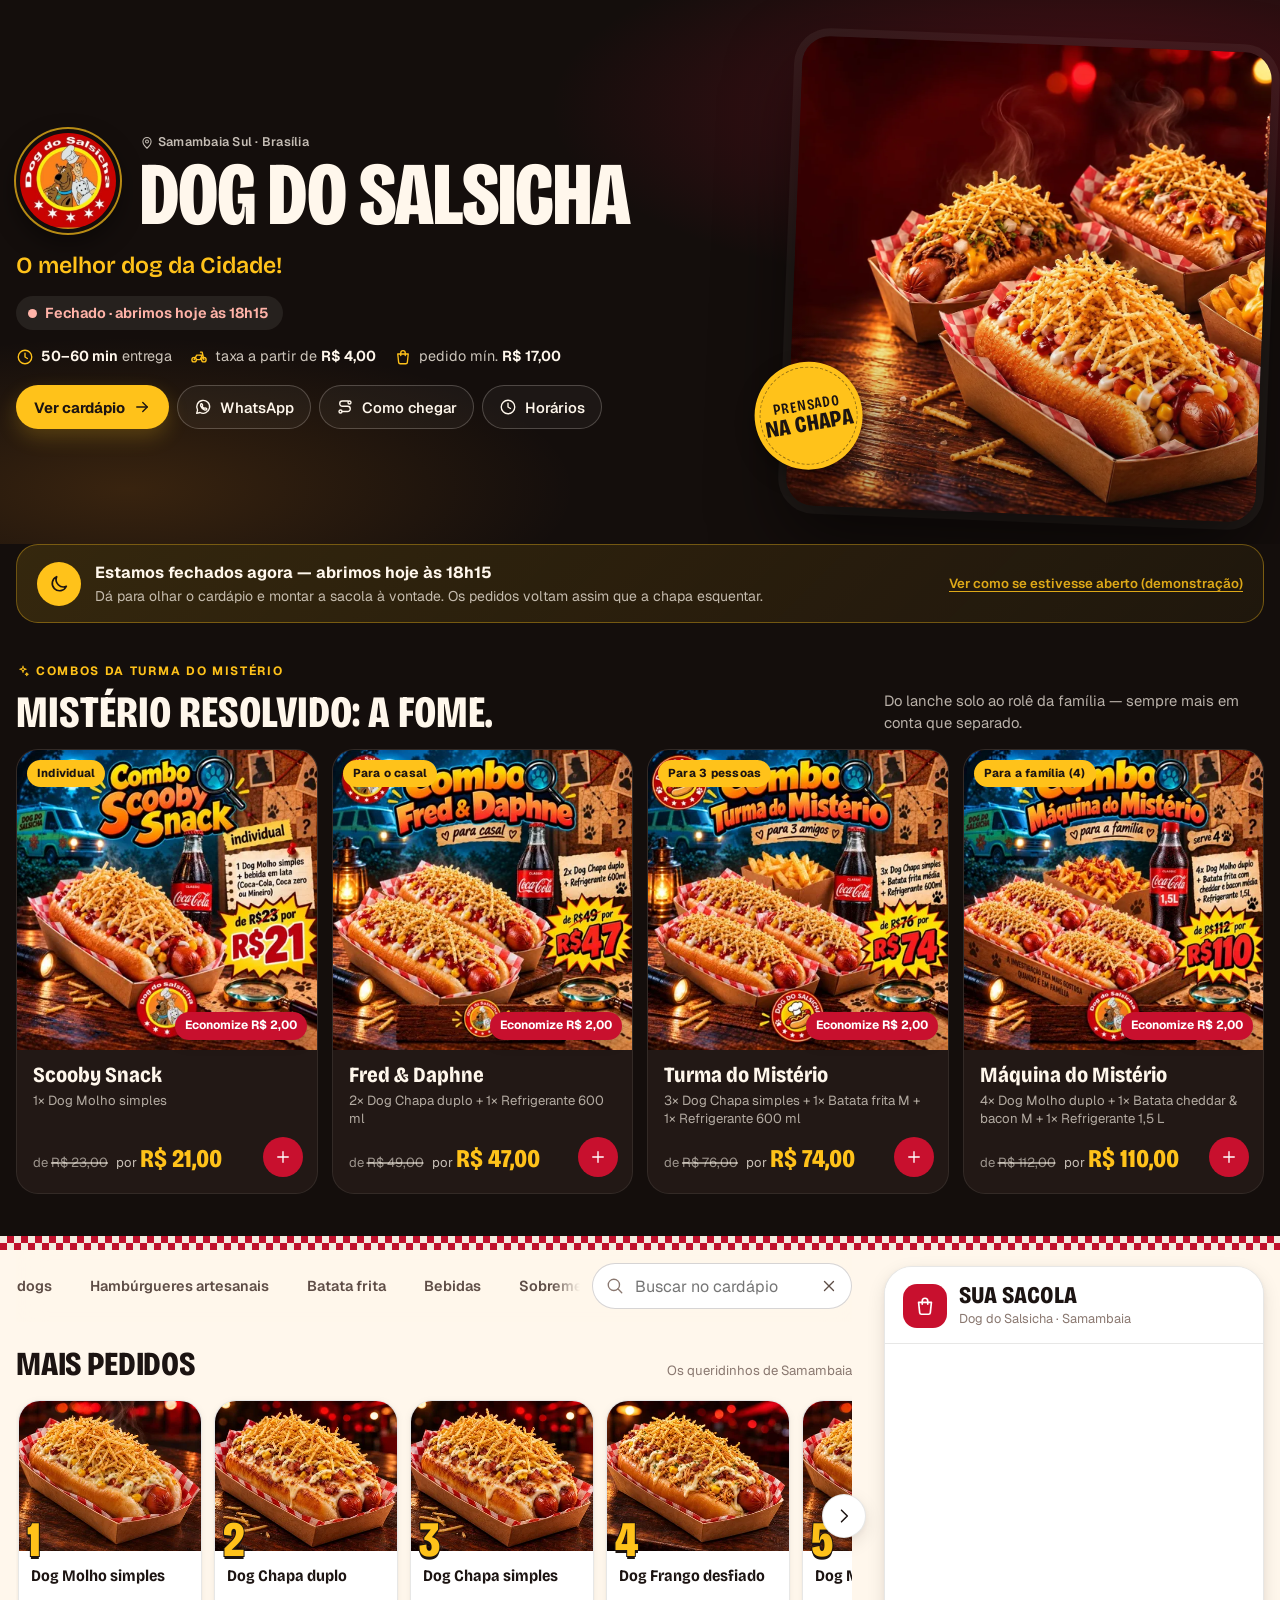
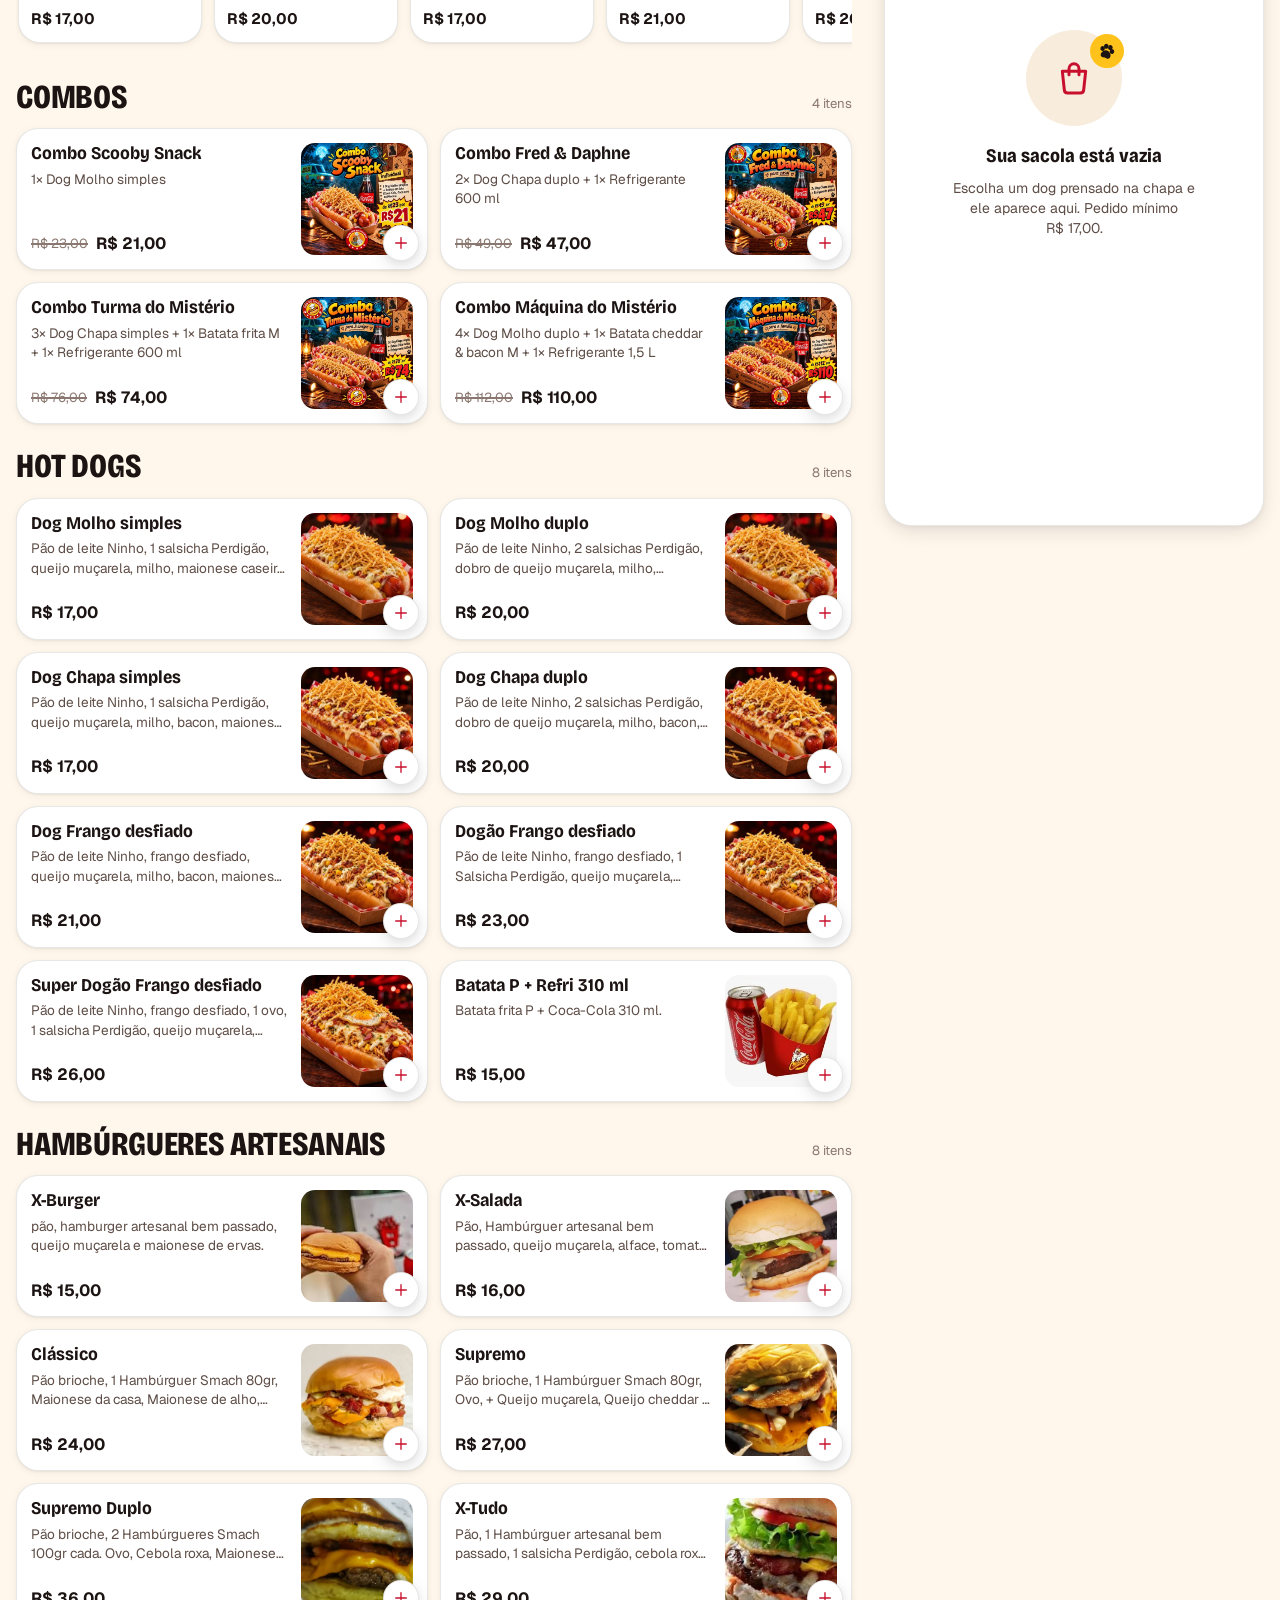
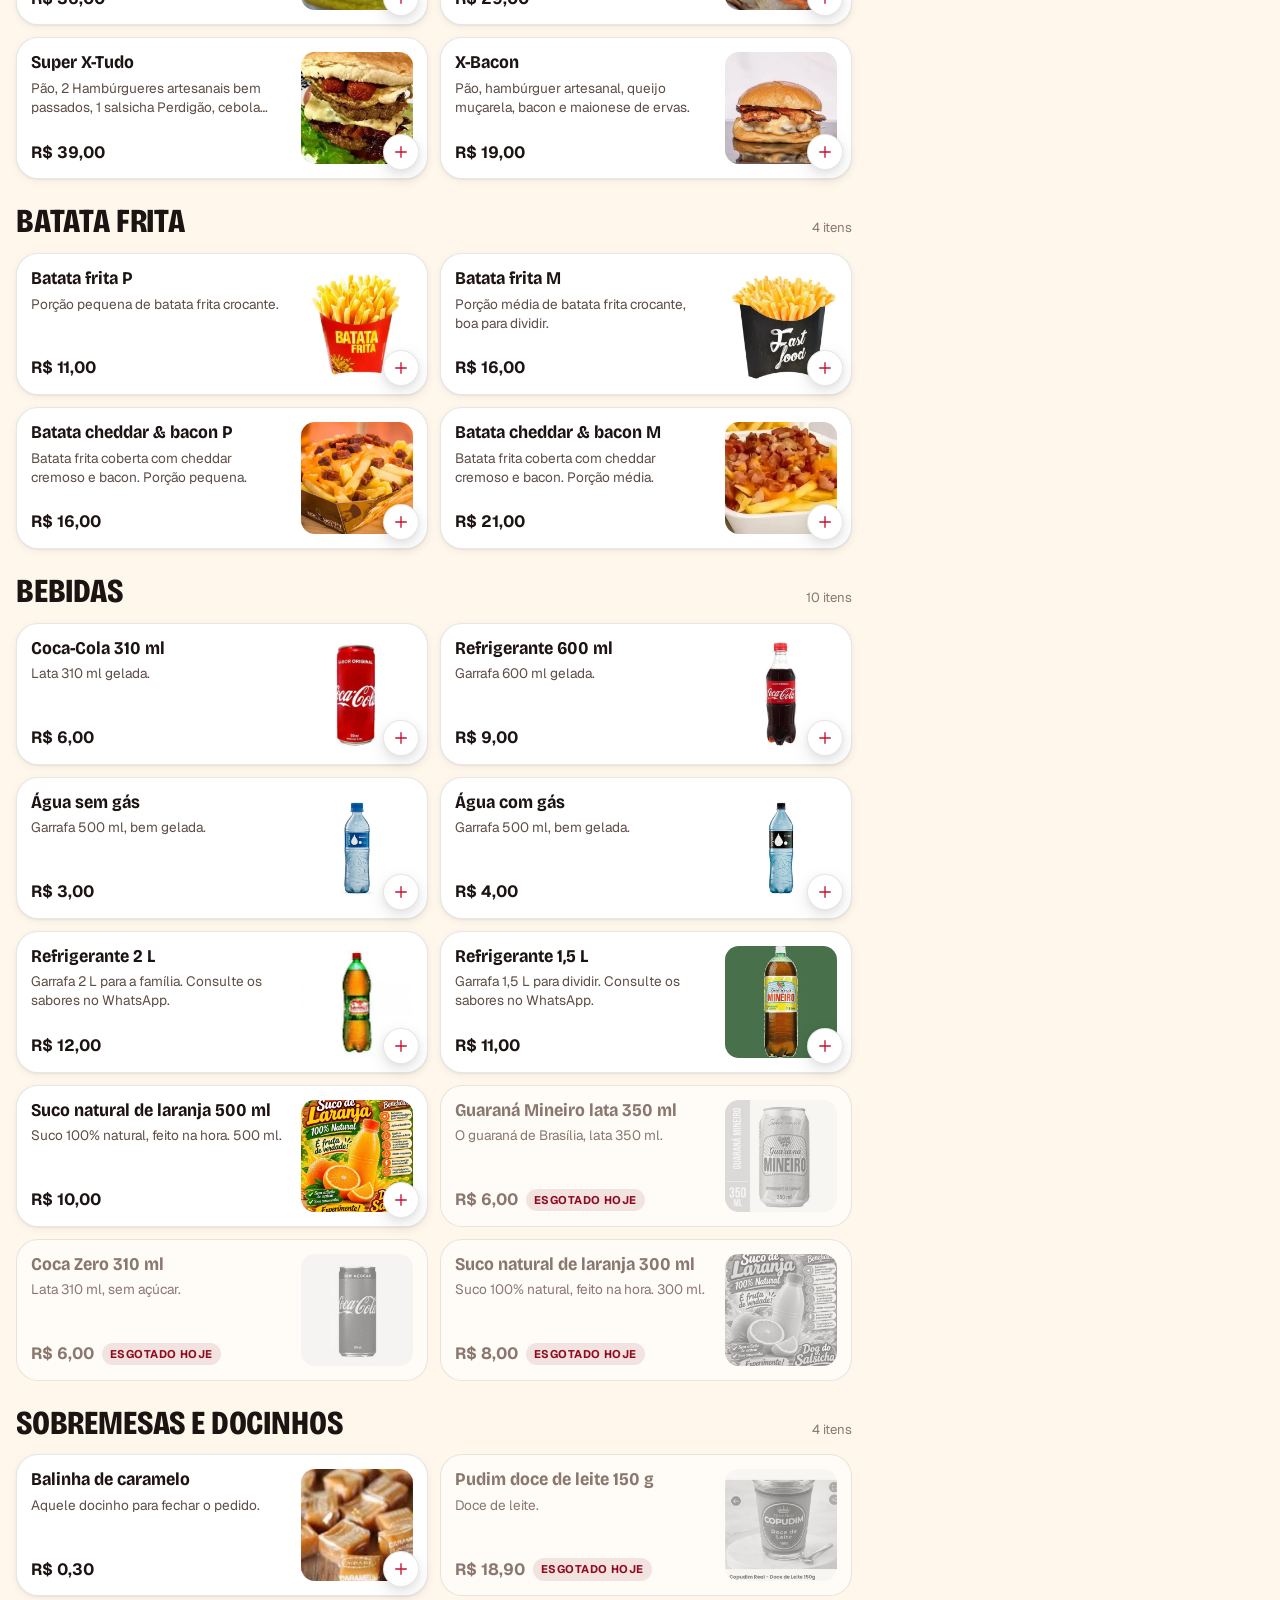
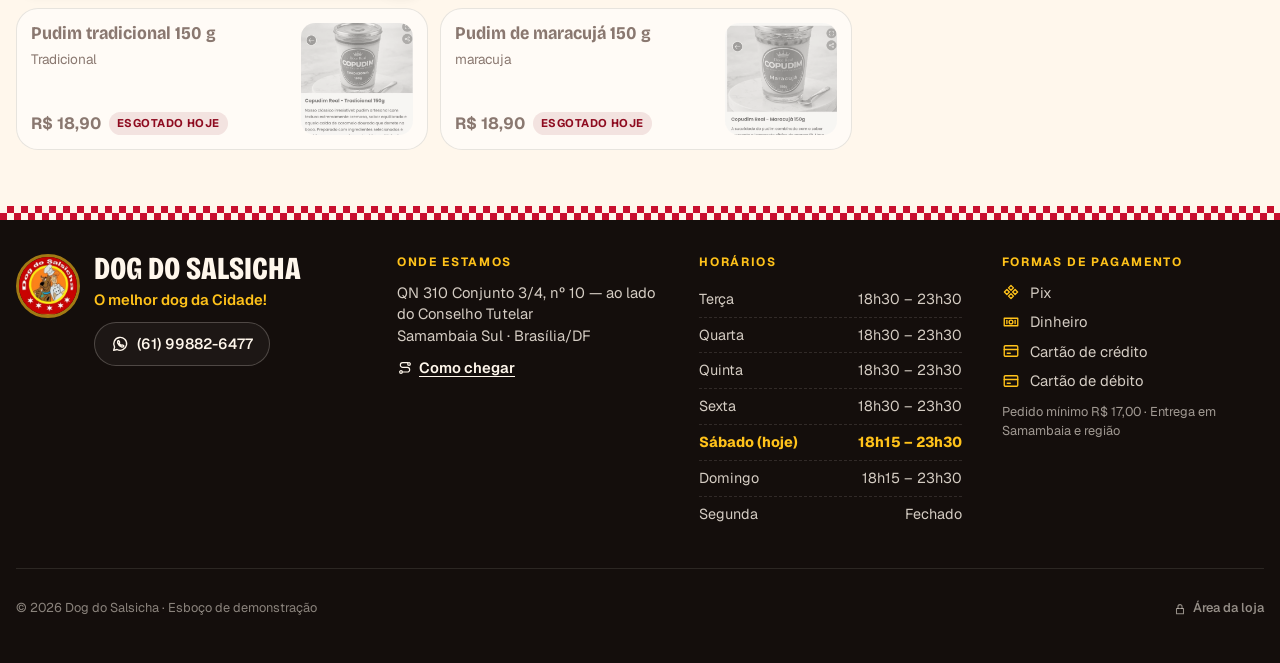
<file: index.html>
<!doctype html>
<html lang="pt-BR">
<head>
  <meta charset="utf-8">
  <meta name="viewport" content="width=device-width, initial-scale=1, viewport-fit=cover">
  <title>Dog do Salsicha</title>
  <meta name="description" content="Cardápio e pedidos online do Dog do Salsicha — o melhor dog prensado da cidade, em Samambaia Sul, Brasília/DF. Entrega, retirada e consumo no local.">
  <meta name="theme-color" content="#140E0C">
  <link rel="icon" href="assets/img/logo.webp" type="image/webp">
  <link rel="preconnect" href="https://fonts.googleapis.com">
  <link rel="preconnect" href="https://fonts.gstatic.com" crossorigin>
  <link rel="stylesheet" href="https://fonts.googleapis.com/css2?family=Bricolage+Grotesque:opsz,wdth,wght@12..96,75..100,400..800&family=Geist:wght@400..700&family=Geist+Mono:wght@400;600&display=swap">
  <link rel="preload" as="image" href="assets/img/hero.webp">
  <link rel="stylesheet" href="assets/css/site.css">
</head>
<body>
  <a class="skip" href="#cardapio">Pular para o cardápio</a>

  <header class="cover" id="capa" aria-label="Dog do Salsicha">
    <div class="wrap cover-grid cover-skel" aria-hidden="true"><div class="sk sk-photo"></div><div><div class="sk sk-line"></div><div class="sk sk-line sk-short"></div></div></div>
  </header>
  <section class="closed" id="closedBanner" aria-live="polite" hidden></section>
  <section class="combos" id="combosStrip" aria-label="Combos em destaque"></section>

  <div class="layout wrap">
    <main id="cardapio" class="menu" tabindex="-1">
      <nav class="catbar" id="catbar" aria-label="Categorias do cardápio"></nav>
      <section id="results" class="sec results" aria-live="polite" hidden></section>
      <div id="sections"></div>
    </main>
    <aside class="bag-aside" id="bagAside" aria-labelledby="bag-title"></aside>
  </div>

  <footer class="foot" id="rodape"></footer>

  <button class="bagbar" id="bagBar" type="button" hidden></button>
  <button class="track-badge" id="trackBadge" type="button" hidden></button>

  <dialog class="sheet sheet--product" id="productDialog"></dialog>
  <dialog class="sheet sheet--bag" id="bagDialog"></dialog>
  <dialog class="sheet sheet--full" id="checkoutDialog"></dialog>
  <dialog class="sheet sheet--full sheet--track" id="trackDialog"></dialog>
  <dialog class="sheet sheet--mini" id="hoursDialog"></dialog>

  <div class="toasts" id="toasts" aria-live="polite"></div>

  <noscript><p class="noscript">Ative o JavaScript para ver o cardápio e fazer seu pedido. Ou chame no WhatsApp: (61) 99882-6477.</p></noscript>
  <script src="data/menu.js"></script>
  <script type="module" src="assets/js/site/app.js"></script>
</body>
</html>
</file>
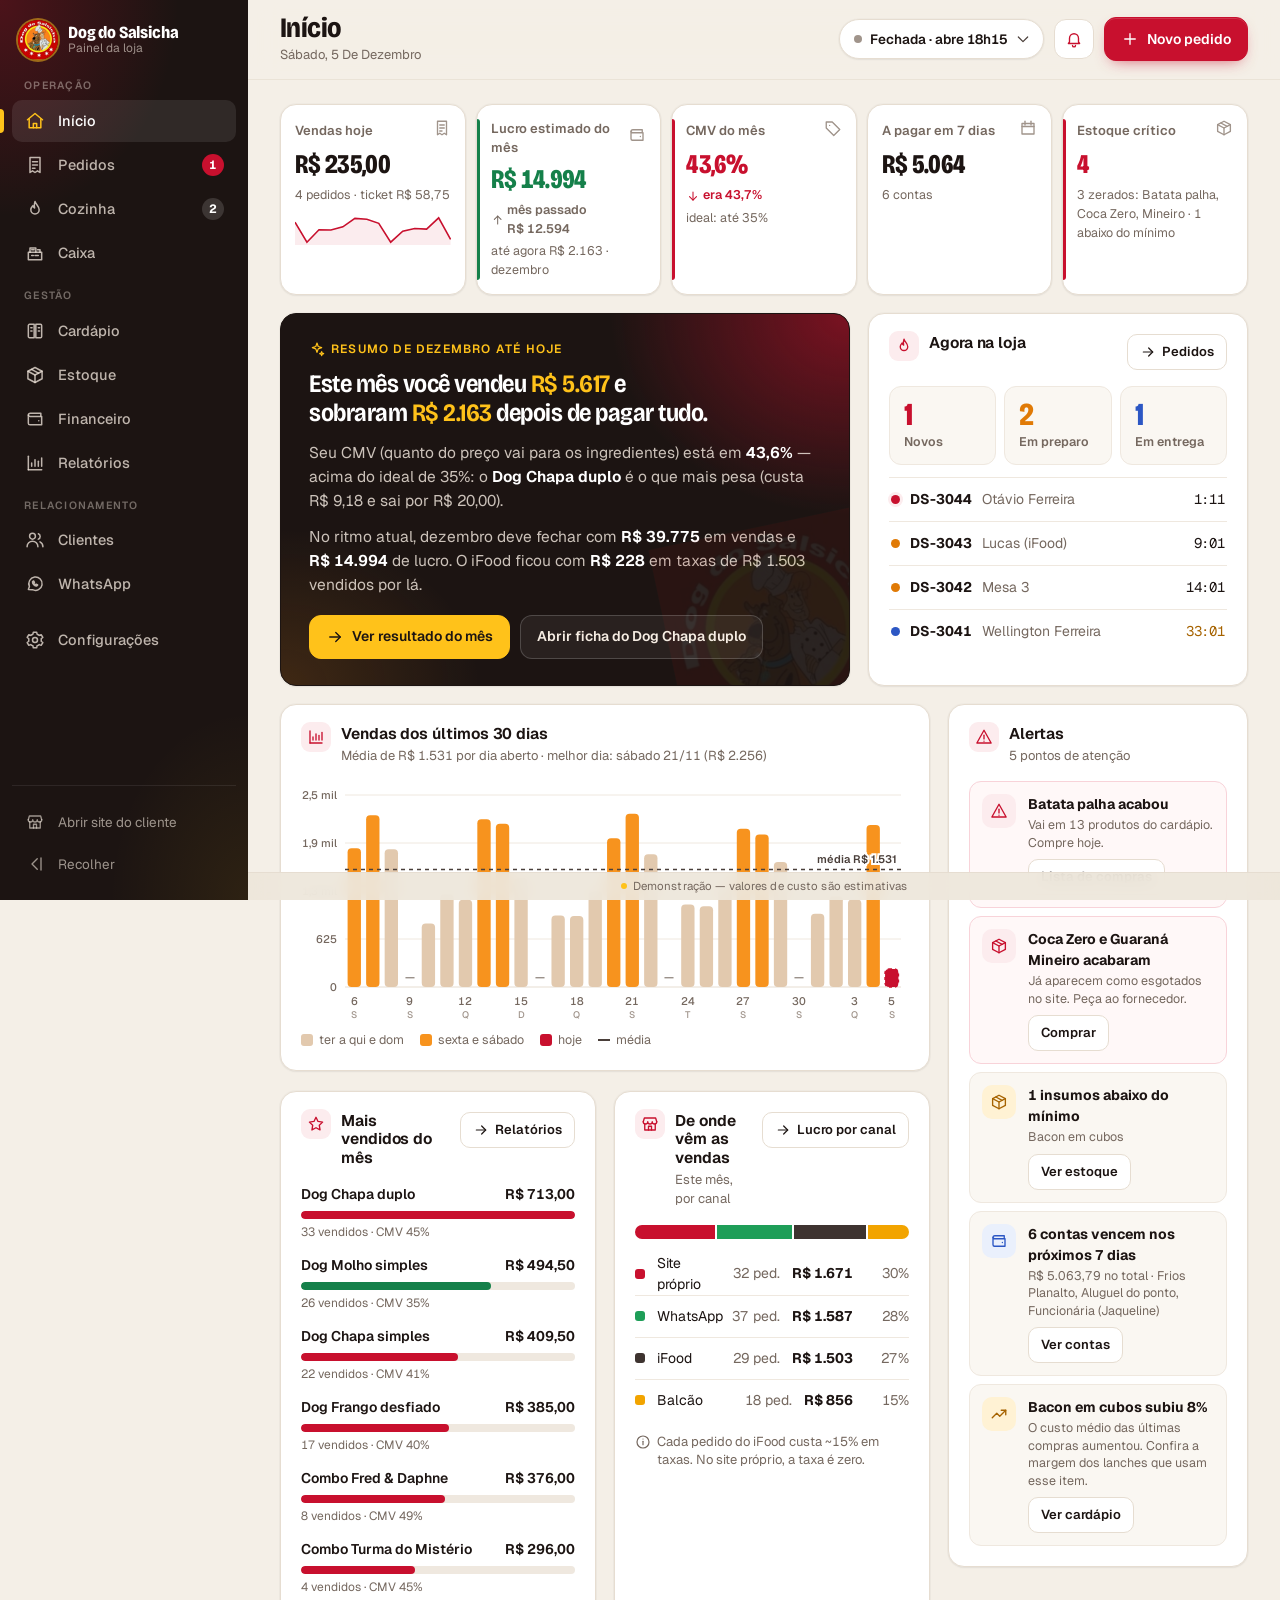
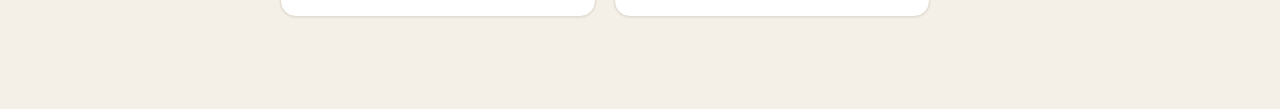
<file: painel.html>
<!doctype html>
<html lang="pt-BR">
<head>
  <meta charset="utf-8">
  <meta name="viewport" content="width=device-width, initial-scale=1, viewport-fit=cover">
  <title>Painel da loja · Dog do Salsicha</title>
  <meta name="description" content="Painel de gestão do Dog do Salsicha: pedidos, cozinha, cardápio, estoque, financeiro, caixa, clientes e WhatsApp.">
  <meta name="theme-color" content="#1C1412">
  <meta name="robots" content="noindex">
  <link rel="icon" href="assets/img/logo.webp" type="image/webp">
  <link rel="preconnect" href="https://fonts.googleapis.com">
  <link rel="preconnect" href="https://fonts.gstatic.com" crossorigin>
  <link href="https://fonts.googleapis.com/css2?family=Bricolage+Grotesque:opsz,wdth,wght@12..96,75..100,400..800&family=Geist:wght@400..700&family=Geist+Mono:wght@400..600&display=swap" rel="stylesheet">
  <link rel="stylesheet" href="assets/css/painel.css">
</head>
<body>
  <a class="skip" href="#view">Pular para o conteúdo</a>
  <div class="app" id="app">
    <aside class="side" id="side" aria-label="Menu do painel"></aside>
    <div class="main">
      <header class="top" id="top"></header>
      <main class="view" id="view" tabindex="-1"></main>
      <footer class="demo-foot" role="note">Demonstração — valores de custo são estimativas</footer>
    </div>
    <nav class="bottom" id="bottom" aria-label="Navegação principal"></nav>
  </div>
  <div id="print-area" aria-hidden="true"></div>
  <script src="data/menu.js"></script>
  <script type="module" src="assets/js/painel/app.js"></script>
</body>
</html>
</file>
<file: assets/css/site.css>
/* Dog do Salsicha — site de pedidos (cliente). Mobile first. */
:root {
  --red: #C8102E; --red-d: #8E0B1F; --red-dd: #6E0817;
  --mustard: #FFC21A; --orange: #F7931E;
  --cream: #FFF7EC; --cream-2: #F8ECDC; --cream-3: #F1E1CC;
  --ink: #1C1412; --ink-2: #5E4D46; --ink-3: #8A7870;
  --night: #140E0C; --night-2: #221815; --night-3: #2E211D;
  --line: rgba(28, 20, 18, .10); --line-2: rgba(28, 20, 18, .18);
  --green: #16834A; --green-bg: #E5F4EA;
  --card: #FFFFFF;
  --r-sm: 10px; --r: 16px; --r-lg: 22px; --r-xl: 28px;
  --sh-1: 0 1px 2px rgba(28, 20, 18, .06), 0 2px 8px rgba(28, 20, 18, .05);
  --sh-2: 0 6px 18px rgba(28, 20, 18, .10), 0 2px 6px rgba(28, 20, 18, .06);
  --sh-3: 0 24px 60px rgba(20, 14, 12, .28), 0 8px 20px rgba(20, 14, 12, .14);
  --display: "Bricolage Grotesque", "Archivo Narrow", "Arial Narrow", system-ui, sans-serif;
  --text: "Geist", "Inter", system-ui, -apple-system, "Segoe UI", Roboto, sans-serif;
  --mono: "Geist Mono", ui-monospace, "SFMono-Regular", Menlo, monospace;
  --ease: cubic-bezier(.2, .9, .3, 1);
  --catbar-h: 64px;
  color-scheme: light;
}
*, *::before, *::after { box-sizing: border-box; }
html { -webkit-text-size-adjust: 100%; scroll-padding-top: 76px; }
html:has(dialog[open]) { overflow: hidden; }
body { margin: 0; font-family: var(--text); font-size: 16px; line-height: 1.45; color: var(--ink); background: var(--cream); -webkit-font-smoothing: antialiased; text-rendering: optimizeLegibility; overflow-x: hidden; }
img { display: block; max-width: 100%; }
button, input, textarea, select { font: inherit; color: inherit; }
button { cursor: pointer; background: none; border: 0; padding: 0; }
a { color: inherit; }
h1, h2, h3, p { margin: 0; }
ul, ol { margin: 0; padding: 0; list-style: none; }
s { text-decoration-thickness: 1.5px; }
.sr-only { position: absolute !important; width: 1px; height: 1px; padding: 0; margin: -1px; overflow: hidden; clip: rect(0 0 0 0); white-space: nowrap; border: 0; }
.muted { color: var(--ink-2); }
.wrap { width: min(100% - 32px, 1280px); margin-inline: auto; }
:focus-visible { outline: 3px solid var(--mustard); outline-offset: 2px; border-radius: 6px; }
.menu :focus-visible, .sheet :focus-visible, .bag-aside :focus-visible { outline-color: var(--red); }
.skip { position: fixed; left: 12px; top: -60px; z-index: 100; background: var(--ink); color: var(--cream); padding: 12px 16px; border-radius: 12px; text-decoration: none; font-weight: 600; transition: top .2s; }
.skip:focus { top: 12px; }
.ic { flex: none; }

/* ---------- botões base ---------- */
.btn-primary { display: inline-flex; align-items: center; justify-content: center; gap: 10px; min-height: 54px; padding: 0 20px; border-radius: 16px; background: var(--red); color: #fff; font-weight: 650; font-size: 1rem; letter-spacing: .005em; box-shadow: 0 6px 16px rgba(200, 16, 46, .28), inset 0 -2px 0 rgba(0, 0, 0, .14); transition: transform .15s var(--ease), background .2s, box-shadow .2s, opacity .2s; }
.btn-primary:hover { background: #B30E29; }
.btn-primary:active { transform: scale(.98); }
.btn-primary:disabled { background: #DCCFC2; color: #6F5F58; box-shadow: none; cursor: not-allowed; }
.btn-primary.is-blocked { background: #A9939A; box-shadow: none; }
.btn-xl { min-height: 58px; width: 100%; font-size: 1.05rem; }
.btn-ghost { display: inline-flex; align-items: center; gap: 8px; min-height: 44px; padding: 0 16px; border-radius: 999px; border: 1px solid rgba(255, 247, 236, .22); color: var(--cream); text-decoration: none; font-weight: 550; font-size: .925rem; white-space: nowrap; background: rgba(255, 247, 236, .04); transition: background .2s, border-color .2s; }
.btn-ghost:hover { background: rgba(255, 247, 236, .1); border-color: rgba(255, 247, 236, .4); }
.btn-cta { display: inline-flex; align-items: center; gap: 8px; min-height: 44px; padding: 0 18px; border-radius: 999px; background: var(--mustard); color: var(--ink); text-decoration: none; font-weight: 700; font-size: .925rem; white-space: nowrap; box-shadow: 0 8px 20px rgba(255, 194, 26, .22); transition: transform .2s var(--ease), background .2s; }
.btn-cta:hover { background: #FFD04D; transform: translateY(-1px); }
.btn-cta .ic { transition: transform .2s var(--ease); }
.btn-cta:hover .ic { transform: translateX(3px); }
.btn-outline { display: inline-flex; align-items: center; justify-content: center; gap: 8px; min-height: 50px; padding: 0 18px; border-radius: 14px; border: 1.5px solid var(--line-2); background: #fff; font-weight: 600; text-decoration: none; transition: border-color .2s, background .2s; }
.btn-outline:hover { border-color: var(--ink); }
.btn-outline.is-done { border-color: var(--green); color: var(--green); background: var(--green-bg); }
.link { display: inline-flex; align-items: center; gap: 6px; min-height: 44px; color: var(--red-d); font-weight: 600; text-decoration: underline; text-decoration-thickness: 1.5px; text-underline-offset: 3px; font-size: .925rem; }
.link:hover { color: var(--red); }
.icon-btn { display: inline-grid; place-items: center; width: 44px; height: 44px; border-radius: 50%; transition: background .2s; flex: none; }
.icon-btn:hover { background: rgba(28, 20, 18, .07); }
.chip-btn { display: inline-flex; align-items: center; gap: 6px; min-height: 40px; padding: 0 14px; border-radius: 999px; border: 1.5px solid var(--line-2); background: #fff; font-weight: 600; font-size: .875rem; }
.chip-btn:hover { border-color: var(--ink); }
.soldout { display: inline-flex; align-items: center; padding: 3px 8px; border-radius: 999px; background: rgba(142, 11, 31, .1); color: var(--red-d); font-size: .7rem; font-weight: 700; letter-spacing: .04em; text-transform: uppercase; white-space: nowrap; }
.eyebrow { display: inline-flex; align-items: center; gap: 6px; font-size: .75rem; font-weight: 700; letter-spacing: .14em; text-transform: uppercase; }
.eyebrow--gold { color: var(--mustard); }

/* ---------- imagens com skeleton ---------- */
.pic { position: relative; display: block; overflow: hidden; background: linear-gradient(100deg, var(--cream-2) 30%, #FDF4E8 50%, var(--cream-2) 70%) 0 0 / 300% 100%; animation: shimmer 1.4s linear infinite; }
.pic img { width: 100%; height: 100%; object-fit: cover; opacity: 0; transition: opacity .45s ease, transform .5s var(--ease); }
.pic.is-loaded { animation: none; background: var(--cream-2); }
.pic.is-loaded img { opacity: 1; }
.pic.is-error { animation: none; }
@keyframes shimmer { to { background-position: -300% 0; } }

/* ---------- capa ---------- */
.cover { position: relative; background: var(--night); color: var(--cream); overflow: hidden; isolation: isolate; }
.cover::before { content: ""; position: absolute; inset: 0; z-index: -1; background:
  radial-gradient(60% 50% at 85% 20%, rgba(200, 16, 46, .35), transparent 70%),
  radial-gradient(50% 40% at 10% 90%, rgba(247, 147, 30, .16), transparent 70%); }
.cover-grid { position: relative; }
.cover-media { position: relative; margin-inline: -16px; aspect-ratio: 16 / 11; max-height: 330px; width: calc(100% + 32px); }
.cover-photo { position: absolute; inset: 0; background: var(--night-2); animation: none; }
.cover-photo img { object-position: 50% 62%; }
.cover-media::after { content: ""; position: absolute; inset: 0; background: linear-gradient(180deg, rgba(20, 14, 12, .1) 0%, rgba(20, 14, 12, 0) 35%, rgba(20, 14, 12, .75) 80%, var(--night) 100%); pointer-events: none; }
.cover-sticker { position: absolute; z-index: 2; right: 16px; top: 16px; width: 86px; height: 86px; border-radius: 50%; display: grid; place-content: center; text-align: center; background: var(--mustard); color: var(--ink); transform: rotate(10deg); box-shadow: 0 8px 20px rgba(0, 0, 0, .35); font-family: var(--display); font-stretch: 75%; line-height: .95; }
.cover-sticker span { font-size: .8rem; font-weight: 600; text-transform: uppercase; letter-spacing: .06em; }
.cover-sticker strong { font-size: 1.15rem; font-weight: 800; text-transform: uppercase; }
.cover-sticker::before { content: ""; position: absolute; inset: 5px; border: 1.5px dashed rgba(28, 20, 18, .45); border-radius: 50%; }
.cover-info { position: relative; z-index: 2; margin-top: -64px; padding-bottom: 22px; }
.cover-brand { display: flex; align-items: flex-end; gap: 14px; }
.cover-logo { width: 84px; height: 84px; border-radius: 50%; border: 4px solid var(--night); box-shadow: 0 0 0 2px rgba(255, 194, 26, .7), 0 10px 24px rgba(0, 0, 0, .45); flex: none; background: var(--red); }
.cover-eyebrow { display: inline-flex; align-items: center; gap: 4px; font-size: .78rem; font-weight: 600; color: rgba(255, 247, 236, .75); letter-spacing: .02em; margin-bottom: 2px; }
.cover-title { font-family: var(--display); font-stretch: 75%; font-weight: 800; font-size: clamp(2.5rem, 11.5vw, 5.4rem); line-height: .86; letter-spacing: -.01em; text-transform: uppercase; color: var(--cream); text-wrap: balance; }
.cover-slogan { margin-top: 12px; font-family: var(--display); font-weight: 600; font-size: 1.15rem; color: var(--mustard); }
.cover-status { margin-top: 14px; }
.pill-status { display: inline-flex; align-items: center; gap: 8px; min-height: 34px; padding: 0 14px 0 12px; border-radius: 999px; font-weight: 650; font-size: .9rem; }
.pill-status .dot { width: 9px; height: 9px; border-radius: 50%; background: currentColor; }
.pill-status.is-open { background: rgba(22, 131, 74, .2); color: #7DE3A6; }
.pill-status.is-open .dot { box-shadow: 0 0 0 0 rgba(125, 227, 166, .6); animation: ping 1.8s infinite; }
.pill-status.is-closed { background: rgba(255, 247, 236, .08); color: #FFB3A8; }
@keyframes ping { 0% { box-shadow: 0 0 0 0 rgba(125, 227, 166, .55); } 80%, 100% { box-shadow: 0 0 0 8px rgba(125, 227, 166, 0); } }
.cover-meta { display: flex; flex-wrap: wrap; gap: 8px 18px; margin-top: 16px; font-size: .9rem; color: rgba(255, 247, 236, .78); }
.cover-meta li { display: inline-flex; align-items: center; gap: 7px; }
.cover-meta .ic { color: var(--mustard); }
.cover-meta strong { color: var(--cream); font-weight: 650; }
.cover-actions { display: flex; gap: 8px; margin-top: 18px; overflow-x: auto; scrollbar-width: none; margin-inline: -16px; padding-inline: 16px; }
.cover-actions::-webkit-scrollbar { display: none; }
.cover-loyal { margin-top: 18px; max-width: 460px; }
.cover-skel { min-height: 520px; }
.sk { background: var(--night-2); border-radius: 14px; }
.sk-photo { height: 260px; margin-inline: -16px; border-radius: 0; }
.sk-line { height: 48px; margin-top: 16px; width: 70%; }
.sk-short { width: 40%; height: 20px; }

/* ---------- fechado ---------- */
.closed { background: var(--night); color: var(--cream); padding-bottom: 6px; }
.closed-inner { display: grid; grid-template-columns: auto 1fr; gap: 6px 14px; padding: 16px; border-radius: var(--r-lg); background: linear-gradient(135deg, rgba(255, 194, 26, .14), rgba(255, 194, 26, .05)); border: 1px solid rgba(255, 194, 26, .35); }
.closed-ic { width: 44px; height: 44px; border-radius: 50%; display: grid; place-items: center; background: var(--mustard); color: var(--ink); }
.closed-title { font-weight: 700; font-size: 1rem; }
.closed-sub { font-size: .875rem; color: rgba(255, 247, 236, .72); margin-top: 2px; }
.closed-demo { grid-column: 1 / -1; justify-self: start; min-height: 40px; color: var(--mustard); font-size: .825rem; font-weight: 600; text-decoration: underline; text-underline-offset: 3px; opacity: .85; }
.closed-demo:hover { opacity: 1; }

/* ---------- combos ---------- */
.combos { position: relative; background: var(--night); color: var(--cream); padding: 18px 0 44px; }
.combos::after { content: ""; position: absolute; left: 0; right: 0; bottom: 0; height: 14px; background: conic-gradient(var(--red) 25%, var(--cream) 0 50%, var(--red) 0 75%, var(--cream) 0) 0 0 / 14px 14px; opacity: .95; }
.combos-head { display: flex; flex-wrap: wrap; align-items: flex-end; justify-content: space-between; gap: 6px 24px; margin-bottom: 16px; }
.combos-title { font-family: var(--display); font-stretch: 75%; font-weight: 800; font-size: clamp(1.9rem, 7vw, 2.8rem); line-height: .95; margin-top: 6px; text-transform: uppercase; }
.combos-sub { color: rgba(255, 247, 236, .7); font-size: .925rem; max-width: 380px; }
.combos-track { display: grid; grid-auto-flow: column; grid-auto-columns: min(78%, 290px); gap: 14px; overflow-x: auto; scroll-snap-type: x mandatory; margin-inline: -16px; padding: 4px 16px 10px; scrollbar-width: none; }
.combos-track::-webkit-scrollbar { display: none; }
.combo { position: relative; scroll-snap-align: start; display: flex; flex-direction: column; border-radius: var(--r-lg); overflow: hidden; background: var(--night-2); border: 1px solid rgba(255, 247, 236, .08); transition: transform .3s var(--ease), border-color .3s, box-shadow .3s; }
.combo:hover { transform: translateY(-4px); border-color: rgba(255, 194, 26, .45); box-shadow: 0 18px 40px rgba(0, 0, 0, .45); }
.combo:hover .combo-pic img { transform: scale(1.04); }
.combo-media { position: relative; }
.combo-pic { aspect-ratio: 1; background: var(--night-3); animation: none; }
.combo-tag { position: absolute; left: 10px; top: 10px; padding: 5px 10px; border-radius: 999px; background: var(--mustard); color: var(--ink); font-size: .72rem; font-weight: 750; letter-spacing: .02em; }
.combo-save { position: absolute; right: 10px; bottom: 10px; padding: 5px 10px; border-radius: 999px; background: var(--red); color: #fff; font-size: .75rem; font-weight: 700; box-shadow: 0 4px 12px rgba(0, 0, 0, .3); }
.combo-body { position: relative; padding: 14px 16px 16px; display: flex; flex-direction: column; gap: 6px; flex: 1; }
.combo-name { font-family: var(--display); font-stretch: 85%; font-weight: 750; font-size: 1.35rem; line-height: 1.05; padding-right: 44px; }
.combo-inc { font-size: .825rem; color: rgba(255, 247, 236, .66); line-height: 1.35; }
.combo-price { margin-top: auto; padding-top: 6px; display: flex; align-items: baseline; gap: 8px; flex-wrap: wrap; }
.combo-price .was { font-size: .82rem; color: rgba(255, 247, 236, .55); }
.combo-price .now { font-size: .82rem; color: rgba(255, 247, 236, .75); }
.combo-price strong { font-family: var(--display); font-stretch: 80%; font-size: 1.6rem; font-weight: 800; color: var(--mustard); }
.combo-cta { position: absolute; right: 14px; bottom: 16px; width: 40px; height: 40px; border-radius: 50%; display: grid; place-items: center; background: var(--red); color: #fff; transition: transform .25s var(--ease); }
.combo:hover .combo-cta { transform: rotate(90deg) scale(1.06); }
.combo.is-off { opacity: .55; }

/* botão "esticado": o cartão inteiro é clicável, mas o alvo semântico é o nome */
.hit { text-align: left; font: inherit; color: inherit; line-height: inherit; }
.hit::after { content: ""; position: absolute; inset: 0; border-radius: inherit; z-index: 1; }
.combo .hit::after, .prod .hit::after, .top .hit::after { border-radius: var(--r-lg); }
.hit:focus-visible { outline: none; }
.hit:focus-visible::after { outline: 3px solid var(--mustard); outline-offset: 2px; }
.menu .hit:focus-visible::after { outline-color: var(--red); }

/* ---------- layout ---------- */
.layout { display: block; }
.menu { min-width: 0; outline: none; padding-bottom: 32px; }
.bag-aside { display: none; }

/* ---------- barra de categorias ---------- */
.catbar { position: sticky; top: 0; z-index: 30; margin-inline: -16px; padding: 10px 16px; background: rgba(255, 247, 236, .9); backdrop-filter: saturate(1.4) blur(14px); -webkit-backdrop-filter: saturate(1.4) blur(14px); transition: box-shadow .25s; }
.catbar.is-stuck { box-shadow: 0 1px 0 var(--line), 0 8px 20px rgba(28, 20, 18, .06); }
.catbar-inner { display: flex; align-items: center; gap: 8px; }
.search-toggle { display: grid; place-items: center; width: 44px; height: 44px; border-radius: 50%; background: #fff; border: 1px solid var(--line); flex: none; box-shadow: var(--sh-1); }
.chips { display: flex; gap: 6px; overflow-x: auto; scrollbar-width: none; flex: 1; min-width: 0; padding: 2px; scroll-padding-inline: 20px; }
.chips::-webkit-scrollbar { display: none; }
.chips { -webkit-mask: linear-gradient(90deg, #000 calc(100% - 28px), #0000); mask: linear-gradient(90deg, #000 calc(100% - 28px), #0000); }
.chip { display: inline-flex; align-items: center; min-height: 44px; padding: 0 16px; border-radius: 999px; text-decoration: none; font-weight: 600; font-size: .9rem; white-space: nowrap; color: var(--ink-2); transition: background .2s, color .2s; }
.chip:hover { color: var(--ink); background: rgba(28, 20, 18, .05); }
.chip.is-active { background: var(--ink); color: var(--cream); }
.search-field { display: none; position: relative; flex: 1; align-items: center; }
.search-field input { width: 100%; height: 46px; padding: 0 46px 0 42px; border-radius: 999px; border: 1.5px solid var(--line-2); background: #fff; outline: none; font-size: 1rem; transition: border-color .2s, box-shadow .2s; }
.search-field input::-webkit-search-cancel-button { display: none; }
.search-field input:focus { border-color: var(--red); box-shadow: 0 0 0 4px rgba(200, 16, 46, .12); }
.search-ic { position: absolute; left: 14px; color: var(--ink-3); pointer-events: none; }
.search-close { position: absolute; right: 2px; width: 42px; height: 42px; display: grid; place-items: center; border-radius: 50%; color: var(--ink-2); }
.catbar.is-searching .search-field { display: flex; }
.catbar.is-searching .chips, .catbar.is-searching .search-toggle { display: none; }

/* ---------- seções ---------- */
.sec { padding-top: 26px; scroll-margin-top: 72px; }
.sec-head { display: flex; align-items: baseline; justify-content: space-between; gap: 12px; margin-bottom: 14px; }
.sec-title { font-family: var(--display); font-stretch: 78%; font-weight: 800; font-size: 1.85rem; line-height: 1; letter-spacing: -.005em; text-transform: uppercase; outline: none; }
.sec-count { font-size: .825rem; color: var(--ink-3); white-space: nowrap; }
.menu.is-searching #sections { display: none; }
.empty-search { padding: 28px 20px; border-radius: var(--r-lg); background: #fff; border: 1px dashed var(--line-2); text-align: center; color: var(--ink-2); }

/* produto em lista */
.prod-grid { display: grid; gap: 12px; }
.prod { position: relative; display: grid; grid-template-columns: 1fr 112px; gap: 14px; align-items: start; padding: 14px; border-radius: var(--r-lg); background: var(--card); border: 1px solid var(--line); box-shadow: var(--sh-1); transition: transform .25s var(--ease), box-shadow .25s, border-color .25s; }
.prod:hover { transform: translateY(-2px); box-shadow: var(--sh-2); border-color: rgba(200, 16, 46, .28); }
.prod:hover .prod-pic img { transform: scale(1.05); }
.prod:active { transform: scale(.99); }
.prod-text { display: flex; flex-direction: column; gap: 6px; min-height: 100%; }
.prod-name { font-family: var(--display); font-stretch: 90%; font-weight: 700; font-size: 1.12rem; line-height: 1.15; }
.prod-desc { font-size: .85rem; color: var(--ink-2); line-height: 1.4; display: -webkit-box; -webkit-line-clamp: 2; -webkit-box-orient: vertical; overflow: hidden; }
.prod-price { margin-top: auto; display: flex; align-items: center; gap: 8px; flex-wrap: wrap; padding-top: 2px; }
.prod-price strong { font-weight: 700; font-size: 1.02rem; }
.prod-price .was { font-size: .82rem; color: var(--ink-3); }
.prod-media { position: relative; }
.prod-pic { width: 112px; height: 112px; border-radius: 14px; }
.prod-add { position: absolute; right: -6px; bottom: -6px; width: 36px; height: 36px; border-radius: 50%; display: grid; place-items: center; background: #fff; color: var(--red); box-shadow: var(--sh-2); border: 1px solid var(--line); transition: transform .25s var(--ease), background .2s, color .2s; }
.prod:hover .prod-add { background: var(--red); color: #fff; transform: rotate(90deg); }
.prod.is-off { box-shadow: none; background: rgba(255, 255, 255, .55); }
.prod.is-off:hover { transform: none; border-color: var(--line); }
.prod.is-off .prod-name, .prod.is-off .prod-desc, .prod.is-off .prod-price strong { color: var(--ink-3); }
.prod.is-off .prod-pic { filter: grayscale(1) contrast(.9); opacity: .55; }

/* mais pedidos */
.rail { position: relative; }
.top-track { display: grid; grid-auto-flow: column; grid-auto-columns: 164px; gap: 12px; overflow-x: auto; scroll-snap-type: x mandatory; margin-inline: -16px; padding: 4px 16px 12px; scrollbar-width: none; scroll-padding-inline: 16px; }
.top-track::-webkit-scrollbar { display: none; }
.top { position: relative; scroll-snap-align: start; border-radius: var(--r-lg); background: var(--card); border: 1px solid var(--line); box-shadow: var(--sh-1); overflow: hidden; display: flex; flex-direction: column; transition: transform .25s var(--ease), box-shadow .25s; }
.top:hover { transform: translateY(-3px); box-shadow: var(--sh-2); }
.top:hover .top-pic img { transform: scale(1.05); }
.top-media { position: relative; }
.top-pic { aspect-ratio: 4 / 3.3; }
.top-rank { position: absolute; left: 8px; bottom: -14px; font-family: var(--display); font-stretch: 75%; font-weight: 800; font-size: 3.1rem; line-height: 1; color: var(--mustard); -webkit-text-stroke: 2px var(--ink); paint-order: stroke fill; text-shadow: 0 3px 0 var(--ink); }
.top-name { padding: 16px 12px 0; font-family: var(--display); font-stretch: 90%; font-weight: 700; font-size: 1rem; line-height: 1.15; min-height: 3.1em; }
.top-price { padding: 4px 12px 12px; margin-top: auto; display: flex; gap: 6px; align-items: center; flex-wrap: wrap; font-size: .95rem; }
.top.is-off { opacity: .6; }
.rail-btn { display: none; }

/* ---------- sacola ---------- */
.bag { display: flex; flex-direction: column; height: 100%; min-height: 0; background: #fff; }
.bag-head { display: flex; align-items: center; gap: 12px; padding: 16px 16px 14px 18px; border-bottom: 1px solid var(--line); }
.bag-head h2 { font-family: var(--display); font-stretch: 80%; font-weight: 800; font-size: 1.5rem; line-height: 1; text-transform: uppercase; outline: none; }
.bag-head > div { flex: 1; min-width: 0; }
.bag-sub { font-size: .8rem; color: var(--ink-3); margin-top: 3px; }
.bag-icon { width: 44px; height: 44px; border-radius: 14px; display: grid; place-items: center; background: var(--red); color: #fff; flex: none; }
.bag-head.bump .bag-icon { animation: bump .5s var(--ease); }
.bag-clear { font-size: .85rem; color: var(--ink-2); }
.bag-scroll { flex: 1; overflow-y: auto; min-height: 0; overscroll-behavior: contain; }
.bag-lines { padding: 4px 18px; }
.bl { display: grid; grid-template-columns: 60px 1fr; gap: 12px; padding: 14px 0; border-bottom: 1px dashed var(--line-2); animation: in-up .35s var(--ease); }
.bl:last-child { border-bottom: 0; }
.bl-pic { width: 60px; height: 60px; border-radius: 12px; }
.bl-main { min-width: 0; }
.bl-name { display: flex; justify-content: space-between; gap: 10px; font-weight: 650; font-size: .95rem; line-height: 1.25; }
.bl-price { white-space: nowrap; }
.bl-opts { margin-top: 4px; font-size: .8rem; color: var(--ink-2); line-height: 1.35; }
.bl-opts li { overflow-wrap: anywhere; }
.bl-note { font-size: .8rem; color: var(--ink-2); font-style: italic; margin-top: 2px; }
.bl-actions { display: flex; align-items: center; gap: 4px 12px; margin-top: 8px; flex-wrap: wrap; }
.bl-actions .link { min-height: 40px; font-size: .85rem; }
.bl-remove { color: var(--ink-2); }
.bl.is-off .bl-pic { filter: grayscale(1); opacity: .6; }
.bl .soldout { margin-top: 6px; text-transform: none; letter-spacing: 0; font-size: .75rem; }
.bag-empty { flex: 1; display: grid; place-content: center; justify-items: center; text-align: center; padding: 40px 28px; gap: 8px; }
.bag-empty-art { position: relative; width: 96px; height: 96px; border-radius: 50%; display: grid; place-items: center; background: var(--cream-2); color: var(--red); margin-bottom: 8px; }
.bag-empty-paw { position: absolute; right: -2px; top: 4px; width: 34px; height: 34px; border-radius: 50%; display: grid; place-items: center; background: var(--mustard); color: var(--ink); transform: rotate(18deg); }
.bag-empty-title { font-family: var(--display); font-stretch: 85%; font-weight: 750; font-size: 1.2rem; }
.bag-empty-sub { font-size: .875rem; color: var(--ink-2); max-width: 260px; }
.minbar { margin: 4px 18px 14px; padding: 12px 14px; border-radius: 14px; background: #FFF4D6; }
.minbar.is-ok { background: var(--green-bg); }
.minbar-text { display: flex; align-items: center; gap: 6px; font-size: .85rem; flex-wrap: wrap; }
.minbar.is-ok .minbar-text { color: var(--green); font-weight: 600; }
.minbar-track { height: 6px; border-radius: 99px; background: rgba(28, 20, 18, .1); margin-top: 8px; overflow: hidden; }
.minbar-track span { display: block; height: 100%; border-radius: inherit; background: linear-gradient(90deg, var(--orange), var(--mustard)); transition: width .5s var(--ease); }
.minbar.is-ok .minbar-track span { background: var(--green); }
.suggest { padding: 4px 0 16px; }
.suggest-title { padding: 0 18px 10px; font-weight: 700; font-size: .9rem; }
.suggest-track { display: grid; grid-auto-flow: column; grid-auto-columns: 128px; gap: 10px; overflow-x: auto; padding: 0 18px 4px; scrollbar-width: none; }
.suggest-track::-webkit-scrollbar { display: none; }
.sg { display: flex; flex-direction: column; text-align: left; border-radius: 14px; border: 1px solid var(--line); background: var(--cream); overflow: hidden; transition: border-color .2s, transform .2s var(--ease); }
.sg:hover { border-color: var(--red); transform: translateY(-2px); }
.sg-pic { aspect-ratio: 4 / 3; }
.sg-name { padding: 8px 10px 0; font-size: .8rem; font-weight: 600; line-height: 1.2; min-height: 2.6em; }
.sg-price { display: flex; justify-content: space-between; align-items: center; padding: 4px 10px 10px; font-size: .85rem; font-weight: 700; }
.sg-plus { width: 26px; height: 26px; border-radius: 50%; display: grid; place-items: center; background: var(--red); color: #fff; }
.bag-foot { padding: 14px 18px calc(16px + env(safe-area-inset-bottom)); border-top: 1px solid var(--line); background: #fff; }
.bag-sum { margin: 0 0 12px; display: grid; gap: 4px; font-size: .9rem; }
.bag-sum div { display: flex; justify-content: space-between; gap: 12px; }
.bag-sum dd { margin: 0; font-weight: 650; }
.bag-sum dd.muted { font-weight: 450; font-size: .82rem; }
.bag-go { width: 100%; justify-content: space-between; }
.bag-go:disabled { justify-content: center; }
.bag-go-total { display: inline-flex; align-items: center; gap: 8px; }

/* barra flutuante da sacola (celular) */
.bagbar { position: fixed; z-index: 40; left: 12px; right: 12px; bottom: calc(12px + env(safe-area-inset-bottom)); display: grid; grid-template-columns: auto 1fr auto; align-items: center; gap: 12px; min-height: 60px; padding: 0 18px 0 10px; border-radius: 20px; background: var(--red); color: #fff; font-weight: 650; box-shadow: 0 14px 30px rgba(142, 11, 31, .45), inset 0 -2px 0 rgba(0, 0, 0, .15); animation: in-up .4s var(--ease); }
.bagbar[hidden] { display: none; }
.bagbar-count { position: relative; width: 42px; height: 42px; border-radius: 14px; display: grid; place-items: center; background: rgba(0, 0, 0, .18); }
.bagbar-n { position: absolute; top: -6px; right: -6px; min-width: 22px; height: 22px; padding: 0 6px; border-radius: 99px; background: var(--mustard); color: var(--ink); font-size: .75rem; font-weight: 800; display: grid; place-items: center; border: 2px solid var(--red); }
.bagbar-label { text-align: left; }
.bagbar-total { font-weight: 750; }
.bagbar.bump { animation: bump .5s var(--ease); }
@keyframes bump { 0% { transform: scale(1); } 30% { transform: scale(1.06); } 60% { transform: scale(.98); } 100% { transform: scale(1); } }
.fly { position: fixed; z-index: 200; border-radius: 50%; object-fit: cover; pointer-events: none; box-shadow: 0 10px 24px rgba(0, 0, 0, .3); border: 3px solid #fff; }

/* selo "pedido em andamento" */
.track-badge { position: fixed; z-index: 41; left: 12px; bottom: calc(12px + env(safe-area-inset-bottom)); display: inline-flex; align-items: center; gap: 10px; min-height: 56px; padding: 8px 12px 8px 14px; border-radius: 18px; background: var(--ink); color: var(--cream); box-shadow: var(--sh-3); text-align: left; animation: in-up .4s var(--ease); max-width: calc(100% - 24px); }
.track-badge[hidden] { display: none; }
body:has(.bagbar:not([hidden])) .track-badge { bottom: calc(82px + env(safe-area-inset-bottom)); }
.tb-dot { width: 10px; height: 10px; border-radius: 50%; background: var(--mustard); animation: ping-y 1.6s infinite; flex: none; }
.tb-dot.is-done { background: #7DE3A6; animation: none; }
@keyframes ping-y { 0% { box-shadow: 0 0 0 0 rgba(255, 194, 26, .6); } 80%, 100% { box-shadow: 0 0 0 9px rgba(255, 194, 26, 0); } }
.tb-text { display: flex; flex-direction: column; line-height: 1.2; }
.tb-k { font-size: .72rem; color: rgba(255, 247, 236, .65); text-transform: uppercase; letter-spacing: .08em; font-weight: 600; }
.tb-text strong { font-size: .9rem; }

/* ---------- toasts ---------- */
.toasts { position: fixed; z-index: 300; left: 50%; top: calc(12px + env(safe-area-inset-top)); transform: translateX(-50%); display: grid; gap: 8px; width: min(100% - 24px, 420px); pointer-events: none; }
.toast { pointer-events: auto; display: flex; align-items: center; gap: 10px; min-height: 52px; padding: 8px 8px 8px 16px; border-radius: 16px; background: var(--ink); color: var(--cream); box-shadow: var(--sh-3); font-size: .9rem; font-weight: 550; animation: toast-in .35s var(--ease); }
.toast.ok .ic { color: #7DE3A6; }
.toast-msg { flex: 1; }
.toast-act { display: inline-flex; align-items: center; gap: 6px; min-height: 40px; padding: 0 12px; border-radius: 12px; color: var(--mustard); font-weight: 700; }
.toast-act:hover { background: rgba(255, 255, 255, .08); }
.toast.out { animation: toast-out .25s ease forwards; }
@keyframes toast-in { from { opacity: 0; transform: translateY(-12px) scale(.97); } }
@keyframes toast-out { to { opacity: 0; transform: translateY(-8px) scale(.97); } }
@keyframes in-up { from { opacity: 0; transform: translateY(10px); } }

/* ---------- diálogos ---------- */
dialog.sheet { padding: 0; border: 0; background: transparent; color: var(--ink); max-width: none; max-height: none; overflow: visible; }
dialog.sheet::backdrop { background: rgba(20, 14, 12, .58); backdrop-filter: blur(3px); animation: fade-in .25s ease; }
dialog.sheet.is-closing::backdrop { animation: fade-out .22s ease forwards; }
@keyframes fade-in { from { opacity: 0; } }
@keyframes fade-out { to { opacity: 0; } }
@keyframes sheet-in { from { transform: translateY(100%); } }
@keyframes sheet-out { to { transform: translateY(100%); } }
@keyframes modal-in { from { opacity: 0; transform: translateY(16px) scale(.97); } }
@keyframes modal-out { to { opacity: 0; transform: translateY(12px) scale(.97); } }
@keyframes drawer-in { from { transform: translateX(100%); } }
@keyframes drawer-out { to { transform: translateX(100%); } }

/* mobile: bottom sheets */
.sheet--product, .sheet--bag, .sheet--mini { position: fixed; inset: auto 0 0 0; margin: 0; width: 100%; }
.sheet--full { position: fixed; inset: 0; margin: 0; width: 100%; height: 100%; }
.pd, .sheet--bag .bag, .mini, .ck, .tr { animation: sheet-in .38s var(--ease); }
.is-closing .pd, .is-closing .bag, .is-closing .mini, .is-closing .ck, .is-closing .tr { animation: sheet-out .24s ease-in forwards; }
.sheet--bag .bag { height: 88dvh; border-radius: 24px 24px 0 0; overflow: hidden; }
.sheet--bag .bag-head::before, .pd::before, .mini::before { content: ""; position: absolute; left: 50%; top: 7px; width: 40px; height: 4px; border-radius: 9px; background: rgba(28, 20, 18, .18); transform: translateX(-50%); z-index: 6; }
.sheet--bag .bag-head { position: relative; padding-top: 22px; }

/* ---------- ficha do produto ---------- */
.pd { position: relative; display: flex; flex-direction: column; max-height: 94dvh; background: var(--cream); border-radius: 24px 24px 0 0; overflow: hidden; }
.pd::before { background: rgba(255, 255, 255, .7); }
.pd-close { position: absolute; z-index: 7; right: 12px; top: 14px; width: 44px; height: 44px; border-radius: 50%; display: grid; place-items: center; background: rgba(255, 255, 255, .92); box-shadow: var(--sh-2); transition: transform .2s var(--ease); }
.pd-close:hover { transform: rotate(90deg); }
.pd-scroll { overflow-y: auto; overscroll-behavior: contain; flex: 1; min-height: 0; }
.pd-media { position: relative; }
.pd-pic { aspect-ratio: 4 / 3; max-height: 44dvh; width: 100%; }
.pd-tag { position: absolute; left: 14px; bottom: 14px; padding: 6px 12px; border-radius: 999px; background: var(--mustard); color: var(--ink); font-size: .78rem; font-weight: 750; }
.pd-body { padding: 18px 16px 8px; }
.pd-name { font-family: var(--display); font-stretch: 78%; font-weight: 800; font-size: 2rem; line-height: .98; text-transform: uppercase; }
.pd-desc { margin-top: 8px; color: var(--ink-2); font-size: .95rem; }
.pd-price { margin-top: 12px; display: flex; align-items: center; flex-wrap: wrap; gap: 8px; font-size: .95rem; color: var(--ink-2); }
.pd-price strong { font-size: 1.35rem; color: var(--ink); font-weight: 750; }
.save-chip { padding: 4px 10px; border-radius: 999px; background: var(--green-bg); color: var(--green); font-weight: 650; font-size: .8rem; }
.pd-includes { margin-top: 16px; padding: 14px; border-radius: var(--r); background: #fff; border: 1px solid var(--line); }
.pd-sub { font-size: .75rem; font-weight: 700; text-transform: uppercase; letter-spacing: .1em; color: var(--ink-3); margin-bottom: 8px; }
.pd-includes li { display: flex; align-items: center; gap: 10px; padding: 6px 0; font-size: .925rem; }
.inc-pic { width: 40px; height: 40px; border-radius: 10px; flex: none; }
.inc-qty { font-weight: 800; color: var(--red); min-width: 24px; }
.inc-ic { width: 40px; height: 40px; border-radius: 10px; display: grid; place-items: center; background: var(--cream-2); color: var(--red); }
.inc-choice .inc-name { font-weight: 600; }
.pd-group { margin-top: 18px; scroll-margin-top: 64px; }
.pd-bar { position: sticky; top: 0; z-index: 5; height: 60px; margin-bottom: -60px; display: flex; align-items: center; padding: 0 64px 0 16px; background: rgba(255, 247, 236, .96); backdrop-filter: blur(10px); box-shadow: 0 1px 0 var(--line); opacity: 0; pointer-events: none; transition: opacity .2s; }
.pd-bar p { font-family: var(--display); font-stretch: 80%; font-weight: 800; font-size: 1.15rem; text-transform: uppercase; white-space: nowrap; overflow: hidden; text-overflow: ellipsis; }
.pd.is-scrolled .pd-bar { opacity: 1; }
.pd.is-scrolled .pd-close { box-shadow: none; background: transparent; top: 8px; }
.pd-ghead { position: sticky; top: 64px; z-index: 3; display: flex; align-items: center; justify-content: space-between; gap: 12px; padding: 12px 14px; margin-inline: -4px; border-radius: 14px; background: var(--cream-2); }
.pd-gname { font-weight: 750; font-size: 1rem; }
.pd-gmeta { font-size: .8rem; color: var(--ink-2); }
.pd-gbadge { display: inline-flex; align-items: center; gap: 4px; padding: 4px 10px; border-radius: 999px; font-size: .7rem; font-weight: 750; letter-spacing: .04em; text-transform: uppercase; background: rgba(28, 20, 18, .07); color: var(--ink-2); white-space: nowrap; transition: background .25s, color .25s; }
.pd-gbadge.is-req { background: var(--ink); color: var(--cream); }
.pd-gbadge.is-ok { background: var(--green); color: #fff; }
.pd-gbadge.is-count { background: var(--red); color: #fff; }
.pd-group.shake .pd-ghead { animation: shake .5s; box-shadow: 0 0 0 2px var(--red); }
@keyframes shake { 20%, 60% { transform: translateX(-6px); } 40%, 80% { transform: translateX(6px); } }
.opts { padding: 2px 4px; }
.opt { position: relative; display: flex; align-items: center; gap: 12px; min-height: 60px; padding: 8px 2px; border-bottom: 1px dashed var(--line-2); }
.opt:last-child { border-bottom: 0; }
.opt--radio, .opt--check { cursor: pointer; }
.opt input { position: absolute; opacity: 0; width: 1px; height: 1px; pointer-events: none; }
.opt-text { flex: 1; display: flex; flex-direction: column; gap: 1px; min-width: 0; }
.opt-name { font-weight: 550; font-size: .95rem; }
.opt-price { font-size: .825rem; color: var(--ink-2); }
.opt-pic { width: 48px; height: 48px; border-radius: 12px; flex: none; }
.opt.is-off { cursor: not-allowed; }
.opt.is-off .opt-name, .opt.is-dim .opt-name { color: var(--ink-3); }
.opt.is-off .opt-pic { filter: grayscale(1); opacity: .5; }
.opt:has(input:focus-visible) { outline: 3px solid var(--red); outline-offset: 2px; border-radius: 10px; }
.radio { width: 24px; height: 24px; border-radius: 50%; border: 2px solid var(--line-2); flex: none; background: #fff; transition: border-color .2s, box-shadow .2s; }
input:checked ~ .radio { border-color: var(--red); box-shadow: inset 0 0 0 5px #fff, inset 0 0 0 12px var(--red); }
input:disabled ~ .radio { background: var(--cream-2); }
.check { width: 24px; height: 24px; border-radius: 7px; border: 2px solid var(--line-2); display: grid; place-items: center; flex: none; background: #fff; color: transparent; transition: background .2s, border-color .2s, color .2s; }
input:checked ~ .check { background: var(--red); border-color: var(--red); color: #fff; }
input:disabled ~ .check { background: var(--cream-2); }
.pd-note label { display: flex; align-items: center; gap: 6px; font-weight: 700; margin-bottom: 8px; }
.pd-note { position: relative; padding-bottom: 12px; }
textarea { width: 100%; padding: 12px 14px; border-radius: 14px; border: 1.5px solid var(--line-2); background: #fff; resize: none; font-size: 1rem; outline: none; transition: border-color .2s, box-shadow .2s; }
textarea:focus { border-color: var(--red); box-shadow: 0 0 0 4px rgba(200, 16, 46, .12); }
.pd-note-count { position: absolute; right: 10px; bottom: 22px; font-size: .72rem; color: var(--ink-3); }
.pd-foot { padding: 10px 16px calc(12px + env(safe-area-inset-bottom)); background: #fff; border-top: 1px solid var(--line); box-shadow: 0 -10px 24px rgba(28, 20, 18, .06); }
.pd-hint { font-size: .8rem; color: var(--red-d); font-weight: 600; min-height: 0; }
.pd-hint:not(:empty) { margin-bottom: 8px; }
.pd-foot-row { display: flex; gap: 10px; align-items: center; }
.pd-add { flex: 1; justify-content: space-between; min-width: 0; }
.pd-add-price { font-weight: 750; }

/* stepper */
.stepper { display: inline-flex; align-items: center; border-radius: 999px; background: #fff; border: 1.5px solid var(--line-2); flex: none; }
.st-btn { width: 44px; height: 44px; display: grid; place-items: center; border-radius: 50%; color: var(--red); transition: background .15s, transform .15s; }
.st-btn:hover:not(:disabled) { background: rgba(200, 16, 46, .08); }
.st-btn:active:not(:disabled) { transform: scale(.9); }
.st-btn:disabled { color: #C9BBB2; cursor: not-allowed; }
.st-val { min-width: 22px; text-align: center; font-weight: 750; font-variant-numeric: tabular-nums; }
.pd-foot .stepper { height: 54px; }
.pd-foot .st-btn { width: 46px; height: 50px; }
.stepper--compact.is-zero { border-color: transparent; background: transparent; }
.stepper--compact.is-zero .st-dec, .stepper--compact.is-zero .st-val { display: none; }
.stepper--compact.is-zero .st-inc { border: 1.5px solid var(--line-2); background: #fff; }
.stepper--compact:not(.is-zero) { border-color: var(--red); box-shadow: 0 0 0 3px rgba(200, 16, 46, .08); animation: pop .25s var(--ease); }
@keyframes pop { from { transform: scale(.9); } }
.stepper--sm .st-btn { width: 40px; height: 40px; }

/* ---------- checkout ---------- */
.ck { display: flex; flex-direction: column; height: 100dvh; background: var(--cream); }
.ck-top { padding: 8px 8px 0; background: var(--cream); border-bottom: 1px solid var(--line); flex: none; }
.ck-top-row { display: flex; align-items: center; gap: 4px; }
.ck-top-title { flex: 1; text-align: center; min-width: 0; }
.ck-kicker { font-size: .72rem; font-weight: 700; letter-spacing: .12em; text-transform: uppercase; color: var(--ink-3); }
.ck-top-title h2 { font-family: var(--display); font-stretch: 80%; font-weight: 800; font-size: 1.35rem; line-height: 1.1; text-transform: uppercase; outline: none; }
.ck-steps { display: grid; grid-template-columns: repeat(4, 1fr); gap: 6px; padding: 10px 8px 12px; }
.ck-steps li { display: flex; flex-direction: column; gap: 6px; font-size: .72rem; color: var(--ink-3); font-weight: 600; }
.ck-step-bar { height: 4px; border-radius: 9px; background: rgba(28, 20, 18, .1); overflow: hidden; position: relative; }
.ck-step-bar::after { content: ""; position: absolute; inset: 0; background: var(--red); transform: scaleX(0); transform-origin: left; transition: transform .45s var(--ease); }
.ck-steps .is-done .ck-step-bar::after, .ck-steps .is-cur .ck-step-bar::after { transform: scaleX(1); }
.ck-steps .is-cur { color: var(--ink); }
.ck-steps .is-done { color: var(--ink-2); }
.ck-grid { flex: 1; min-height: 0; display: flex; }
.ck-form { flex: 1; display: flex; flex-direction: column; min-height: 0; min-width: 0; }
.ck-pane { flex: 1; overflow-y: auto; padding: 18px 16px 28px; display: flex; flex-direction: column; gap: 16px; animation: in-up .35s var(--ease); }
.ck-summary { display: none; }
.ck-foot { display: flex; align-items: center; gap: 14px; padding: 12px 16px calc(12px + env(safe-area-inset-bottom)); background: #fff; border-top: 1px solid var(--line); box-shadow: 0 -10px 24px rgba(28, 20, 18, .06); }
.ck-foot-total { display: flex; flex-direction: column; line-height: 1.15; }
.ck-foot-total span { font-size: .75rem; color: var(--ink-3); font-weight: 600; text-transform: uppercase; letter-spacing: .06em; }
.ck-foot-total strong { font-size: 1.2rem; font-weight: 800; }
.ck-next { flex: 1; }
.ck-next-amt { padding-left: 10px; margin-left: 2px; border-left: 1px solid rgba(255, 255, 255, .35); }

.seg { border: 0; margin: 0; padding: 0; display: grid; grid-template-columns: repeat(3, 1fr); gap: 8px; }
.seg-opt { position: relative; display: flex; flex-direction: column; align-items: flex-start; gap: 2px; padding: 12px; border-radius: var(--r); background: #fff; border: 1.5px solid var(--line); cursor: pointer; transition: border-color .2s, box-shadow .2s, transform .2s var(--ease); }
.seg-opt:hover { border-color: var(--line-2); }
.seg-opt input { position: absolute; opacity: 0; pointer-events: none; }
.seg-opt.is-on { border-color: var(--red); box-shadow: 0 0 0 3px rgba(200, 16, 46, .1); }
.seg-opt:has(input:focus-visible) { outline: 3px solid var(--red); outline-offset: 2px; }
.seg-ic { width: 38px; height: 38px; border-radius: 12px; display: grid; place-items: center; background: var(--cream-2); color: var(--ink-2); margin-bottom: 6px; transition: background .2s, color .2s; }
.seg-opt.is-on .seg-ic { background: var(--red); color: #fff; }
.seg-name { font-weight: 700; font-size: .92rem; }
.seg-sub { font-size: .74rem; color: var(--ink-3); }
.fld { display: flex; flex-direction: column; gap: 6px; min-width: 0; }
.fld > label { font-weight: 650; font-size: .9rem; display: flex; align-items: center; gap: 8px; }
.opt-tag { font-size: .72rem; font-weight: 600; color: var(--ink-3); background: rgba(28, 20, 18, .06); padding: 2px 8px; border-radius: 99px; }
.fld input:not([type=checkbox]):not([type=radio]) { width: 100%; height: 52px; padding: 0 14px; border-radius: 14px; border: 1.5px solid var(--line-2); background: #fff; font-size: 1rem; outline: none; transition: border-color .2s, box-shadow .2s; }
.fld input:focus { border-color: var(--red); box-shadow: 0 0 0 4px rgba(200, 16, 46, .12); }
.fld input:disabled { background: var(--cream-2); }
.fld input.short { max-width: 140px; }
.fld.has-err input, .fld.has-err textarea { border-color: var(--red-d); background: #FFF6F6; }
.fld-err { display: flex; align-items: center; gap: 6px; font-size: .82rem; color: var(--red-d); font-weight: 600; }
.fld-hint { font-size: .8rem; color: var(--ink-3); }
.fld-row { display: grid; grid-template-columns: 1fr 1fr; gap: 12px; }
.combo-box { position: relative; display: flex; align-items: center; }
.combo-box input { padding-left: 42px !important; }
.cb-ic { position: absolute; left: 14px; color: var(--red); pointer-events: none; z-index: 1; }
.cb-list { position: absolute; z-index: 10; left: 0; right: 0; top: calc(100% + 6px); max-height: 300px; overflow-y: auto; padding: 6px; border-radius: 16px; background: #fff; border: 1px solid var(--line); box-shadow: var(--sh-3); animation: in-up .2s var(--ease); }
.cb-opt { display: flex; align-items: center; justify-content: space-between; gap: 10px; min-height: 46px; padding: 0 12px; border-radius: 10px; cursor: pointer; font-size: .95rem; }
.cb-opt[aria-selected=true], .cb-opt:hover { background: var(--cream-2); }
.cb-name { display: inline-flex; align-items: center; gap: 8px; }
.cb-name .ic { color: var(--ink-3); }
.cb-fee { font-size: .82rem; font-weight: 650; color: var(--ink-2); white-space: nowrap; }
.fee-out:empty { display: none; }
.fee-ok { display: flex; align-items: center; gap: 6px; padding: 10px 12px; border-radius: 12px; background: var(--green-bg); color: var(--green); font-size: .875rem; font-weight: 550; flex-wrap: wrap; animation: in-up .25s var(--ease); }
.fee-ok strong { font-weight: 800; }
.fee-no { display: flex; gap: 10px; padding: 12px; border-radius: 12px; background: #FFF1E0; color: #7A3D00; font-size: .875rem; animation: in-up .25s var(--ease); }
.fee-no-title { font-weight: 700; }
.fee-no .link { min-height: 32px; color: #7A3D00; }
.info-card { display: flex; gap: 14px; padding: 16px; border-radius: var(--r); background: #fff; border: 1px solid var(--line); font-size: .9rem; }
.info-ic { width: 44px; height: 44px; border-radius: 14px; display: grid; place-items: center; background: var(--cream-2); color: var(--red); flex: none; }
.info-title { font-weight: 700; font-size: 1rem; margin-bottom: 2px; }
.privacy { display: flex; align-items: center; gap: 8px; font-size: .82rem; color: var(--ink-2); }
.pays { border: 0; margin: 0; padding: 0; display: grid; gap: 10px; }
.pay { position: relative; display: flex; align-items: center; gap: 12px; min-height: 72px; padding: 12px 14px; border-radius: var(--r); background: #fff; border: 1.5px solid var(--line); cursor: pointer; transition: border-color .2s, box-shadow .2s; }
.pay input { position: absolute; opacity: 0; pointer-events: none; }
.pay.is-on { border-color: var(--red); box-shadow: 0 0 0 3px rgba(200, 16, 46, .1); }
.pay:has(input:focus-visible) { outline: 3px solid var(--red); outline-offset: 2px; }
.pay-ic { width: 44px; height: 44px; border-radius: 14px; display: grid; place-items: center; background: var(--cream-2); color: var(--ink-2); flex: none; }
.pay-ic--pix { background: #E0F5F1; color: #0E8C7A; }
.pay-text { flex: 1; display: flex; flex-direction: column; min-width: 0; }
.pay-name { font-weight: 700; }
.pay-sub { font-size: .8rem; color: var(--ink-3); }
.pay-tag { font-size: .68rem; font-weight: 750; text-transform: uppercase; letter-spacing: .05em; padding: 3px 8px; border-radius: 99px; background: #E0F5F1; color: #0B6E60; }
.change { display: flex; flex-direction: column; gap: 12px; padding: 14px; border-radius: var(--r); background: #fff; border: 1px solid var(--line); }
.switch { display: flex; align-items: center; gap: 12px; min-height: 44px; font-weight: 600; cursor: pointer; }
.switch input { position: absolute; opacity: 0; pointer-events: none; }
.switch-ui { width: 46px; height: 28px; border-radius: 99px; background: #D9CDC2; position: relative; transition: background .2s; flex: none; }
.switch-ui::after { content: ""; position: absolute; top: 3px; left: 3px; width: 22px; height: 22px; border-radius: 50%; background: #fff; box-shadow: var(--sh-1); transition: transform .25s var(--ease); }
.switch input:checked + .switch-ui { background: var(--red); }
.switch input:checked + .switch-ui::after { transform: translateX(18px); }
.switch:has(input:focus-visible) .switch-ui { outline: 3px solid var(--red); outline-offset: 2px; }
.quick { display: flex; gap: 8px; flex-wrap: wrap; }
.demo-note { display: flex; gap: 8px; align-items: flex-start; font-size: .82rem; color: var(--ink-2); padding: 10px 12px; border-radius: 12px; background: #FFF4D6; }

/* comanda */
.comanda { position: relative; padding: 26px 20px 24px; background: #FFFDF7; font-family: var(--mono); font-size: .85rem; color: var(--ink); filter: drop-shadow(0 6px 14px rgba(28, 20, 18, .12));
  -webkit-mask: radial-gradient(circle 7px at 50% 0, #0000 97%, #000) 50% 0 / 18px 51% repeat-x, radial-gradient(circle 7px at 50% 100%, #0000 97%, #000) 50% 100% / 18px 51% repeat-x;
  mask: radial-gradient(circle 7px at 50% 0, #0000 97%, #000) 50% 0 / 18px 51% repeat-x, radial-gradient(circle 7px at 50% 100%, #0000 97%, #000) 50% 100% / 18px 51% repeat-x; }
.cm-head { display: flex; align-items: center; gap: 12px; padding-bottom: 12px; border-bottom: 1.5px dashed var(--line-2); }
.cm-head img { border-radius: 50%; }
.cm-brand { font-weight: 600; letter-spacing: .12em; }
.cm-meta { font-size: .75rem; color: var(--ink-2); }
.cm-mode { display: flex; align-items: center; gap: 8px; margin: 12px 0 8px; font-weight: 600; letter-spacing: .08em; color: var(--red-d); }
.cm-lines li { padding: 6px 0; }
.cm-line { display: flex; align-items: baseline; gap: 6px; font-weight: 600; }
.cm-dots { flex: 1; border-bottom: 1.5px dotted rgba(28, 20, 18, .3); transform: translateY(-3px); min-width: 12px; }
.cm-opt { font-size: .78rem; color: var(--ink-2); padding-left: 18px; }
.cm-tot { margin: 10px 0 0; padding-top: 10px; border-top: 1.5px dashed var(--line-2); display: grid; gap: 4px; }
.cm-tot div { display: flex; justify-content: space-between; gap: 10px; }
.cm-tot dd { margin: 0; }
.cm-total { font-weight: 600; font-size: 1.05rem; padding-top: 6px; }
.cm-info { margin-top: 12px; padding-top: 12px; border-top: 1.5px dashed var(--line-2); display: grid; gap: 10px; font-size: .8rem; }
.cm-k { font-size: .7rem; letter-spacing: .12em; text-transform: uppercase; color: var(--ink-3); }
.cm-points { margin-top: 14px; display: flex; align-items: center; gap: 8px; padding: 8px 10px; border-radius: 10px; background: #FFF4D6; font-size: .78rem; font-weight: 600; color: #7A4B00; }
.cm-points .ic { color: var(--orange); }
.rv-edit { display: flex; gap: 8px; flex-wrap: wrap; }
.prefs { display: grid; gap: 4px; padding: 6px 14px; border-radius: var(--r); background: #fff; border: 1px solid var(--line); }
.pref { position: relative; display: flex; gap: 12px; align-items: flex-start; padding: 10px 0; cursor: pointer; }
.pref + .pref { border-top: 1px dashed var(--line-2); }
.pref input { position: absolute; opacity: 0; pointer-events: none; }
.pref .check { margin-top: 1px; }
.pref > span:last-child { display: flex; flex-direction: column; font-size: .9rem; }
.pref .muted { font-size: .8rem; }
.pref:has(input:focus-visible) .check { outline: 3px solid var(--red); outline-offset: 2px; }
.send-note { display: flex; gap: 8px; align-items: center; font-size: .82rem; color: var(--ink-2); }
.send-note .ic { color: var(--green); }

/* pix */
.ck--pix .pix { flex: 1; overflow-y: auto; padding: 16px 16px calc(24px + env(safe-area-inset-bottom)); display: flex; flex-direction: column; gap: 14px; align-items: stretch; max-width: 480px; width: 100%; margin-inline: auto; animation: in-up .35s var(--ease); }
.demo-banner { display: flex; gap: 10px; align-items: flex-start; padding: 12px 14px; border-radius: 14px; background: var(--mustard); color: var(--ink); font-size: .85rem; line-height: 1.4; }
.pix-card { display: flex; flex-direction: column; align-items: center; gap: 10px; padding: 20px 18px; border-radius: var(--r-lg); background: #fff; border: 1px solid var(--line); text-align: center; }
.pix-amt-label { font-size: .75rem; font-weight: 700; text-transform: uppercase; letter-spacing: .12em; color: var(--ink-3); }
.pix-amt { font-family: var(--display); font-stretch: 80%; font-weight: 800; font-size: 2.6rem; line-height: 1; }
.qr-wrap { padding: 12px; border-radius: 20px; background: #fff; border: 1px solid var(--line); box-shadow: var(--sh-2); margin: 6px 0 2px; }
.qr { display: block; border-radius: 8px; }
.pix-exp { display: inline-flex; align-items: center; gap: 6px; font-size: .85rem; color: var(--ink-2); }
.pix-timer { font-family: var(--mono); font-weight: 600; color: var(--ink); }
.pix-how { counter-reset: s; text-align: left; display: grid; gap: 6px; width: 100%; padding: 10px 0; font-size: .85rem; color: var(--ink-2); }
.pix-how li { counter-increment: s; display: flex; gap: 10px; align-items: center; }
.pix-how li::before { content: counter(s); width: 22px; height: 22px; border-radius: 50%; display: grid; place-items: center; background: var(--cream-2); color: var(--ink); font-weight: 700; font-size: .75rem; flex: none; }
.pix-code { width: 100%; text-align: left; }
.pix-code-label { font-size: .75rem; font-weight: 700; color: var(--ink-3); margin-bottom: 4px; }
.pix-code code { display: block; font-family: var(--mono); font-size: .72rem; line-height: 1.45; padding: 10px 12px; border-radius: 12px; background: var(--cream); border: 1px dashed var(--line-2); word-break: break-all; color: var(--ink-2); max-height: 76px; overflow: hidden; }
.pix-card .btn-outline { width: 100%; }
.pix-sim { background: var(--green); box-shadow: 0 8px 20px rgba(22, 131, 74, .3), inset 0 -2px 0 rgba(0, 0, 0, .15); }
.pix-sim:hover { background: #12703F; }
.pix-sim { position: sticky; bottom: 4px; z-index: 2; }
.pix-change { align-self: center; }

/* ---------- acompanhamento ---------- */
.tr { display: flex; flex-direction: column; height: 100dvh; background: var(--cream); }
.tr-top { display: flex; align-items: center; justify-content: space-between; padding: 8px 8px 8px 16px; background: var(--night); color: var(--cream); flex: none; }
.tr-top .icon-btn:hover { background: rgba(255, 255, 255, .1); }
.tr-top-t { display: flex; align-items: center; gap: 10px; font-weight: 650; }
.tr-top-t img { border-radius: 50%; }
.tr-scroll { flex: 1; overflow-y: auto; padding: 0 0 calc(24px + env(safe-area-inset-bottom)); display: flex; flex-direction: column; gap: 16px; }
.tr-scroll > *, .ck-pane > *, .ck--pix .pix > * { flex-shrink: 0; }
.tr-scroll > :not(.tr-hero) { margin-inline: 16px; }
.tr-paid { display: flex; align-items: center; gap: 8px; justify-content: center; padding: 10px; margin: 0 !important; background: var(--green); color: #fff; font-weight: 650; font-size: .9rem; animation: in-up .4s var(--ease); }
.tr-hero { position: relative; text-align: center; padding: 26px 20px 28px; background: var(--night); color: var(--cream); border-radius: 0 0 28px 28px; overflow: hidden; isolation: isolate; }
.tr-hero::before { content: ""; position: absolute; inset: 0; z-index: -1; background: radial-gradient(60% 70% at 50% 0%, rgba(200, 16, 46, .45), transparent 70%); }
.tr-hero.is-done::before { background: radial-gradient(60% 70% at 50% 0%, rgba(22, 131, 74, .45), transparent 70%); }
.tr-anim { position: relative; width: 76px; height: 76px; margin: 0 auto 14px; }
.tr-ic { position: absolute; inset: 0; border-radius: 50%; display: grid; place-items: center; background: var(--mustard); color: var(--ink); animation: pop .5s var(--ease); }
.tr-hero.is-done .tr-ic { background: #7DE3A6; }
.tr-hero.is-cancel .tr-ic { background: #FFB3A8; }
.tr-ring { position: absolute; inset: -8px; border-radius: 50%; border: 2px solid rgba(255, 194, 26, .5); animation: ring 2s ease-out infinite; }
.tr-hero.is-done .tr-ring, .tr-hero.is-cancel .tr-ring { display: none; }
@keyframes ring { 0% { transform: scale(.85); opacity: 1; } 100% { transform: scale(1.35); opacity: 0; } }
.tr-id { font-family: var(--mono); font-size: .8rem; letter-spacing: .08em; color: rgba(255, 247, 236, .7); }
.tr-title { font-family: var(--display); font-stretch: 78%; font-weight: 800; font-size: 2.3rem; line-height: 1; text-transform: uppercase; margin-top: 4px; outline: none; }
.tr-sub { margin-top: 6px; color: rgba(255, 247, 236, .78); }
.tr-eta { margin-top: 14px; display: inline-flex; align-items: center; gap: 8px; padding: 8px 14px; border-radius: 999px; background: rgba(255, 247, 236, .1); font-size: .9rem; }
.tr-eta .ic { color: var(--mustard); }
.tl { padding: 6px 4px; }
.tl li { position: relative; display: flex; gap: 14px; padding-bottom: 18px; }
.tl li:last-child { padding-bottom: 0; }
.tl li::before { content: ""; position: absolute; left: 13px; top: 30px; bottom: 2px; width: 2px; background: rgba(28, 20, 18, .12); }
.tl li:last-child::before { display: none; }
.tl li.is-done::before { background: var(--red); }
.tl-dot { position: relative; z-index: 1; width: 28px; height: 28px; border-radius: 50%; display: grid; place-items: center; background: #fff; border: 2px solid rgba(28, 20, 18, .18); color: #fff; flex: none; transition: background .3s, border-color .3s; }
.tl li.is-done .tl-dot { background: var(--red); border-color: var(--red); }
.tl li.is-cur .tl-dot { background: var(--red); border-color: var(--red); box-shadow: 0 0 0 5px rgba(200, 16, 46, .16); animation: pop .4s var(--ease); }
.tl-text { padding-top: 3px; }
.tl-label { display: flex; align-items: baseline; gap: 10px; font-weight: 650; color: var(--ink-3); }
.tl li.is-done .tl-label, .tl li.is-cur .tl-label { color: var(--ink); }
.tl li.is-cur .tl-label { font-weight: 800; }
.tl-time { font-family: var(--mono); font-size: .75rem; color: var(--ink-3); font-weight: 500; }
.tl-desc { font-size: .85rem; color: var(--ink-2); margin-top: 2px; }
.tr-actions { display: flex; flex-direction: column; align-items: stretch; gap: 4px; }
.tr-actions .link { align-self: center; font-size: .85rem; color: var(--ink-2); }
.tr-demo { display: flex; gap: 8px; align-items: flex-start; padding: 12px 14px; border-radius: 14px; background: #FFF4D6; font-size: .82rem; color: #5B3B00; }
.tr-demo a { color: var(--red-d); font-weight: 700; }
.tr-sum { border-radius: var(--r); background: #fff; border: 1px solid var(--line); padding: 0 14px; }
.tr-sum summary { list-style: none; display: flex; align-items: center; justify-content: space-between; min-height: 52px; font-weight: 650; cursor: pointer; }
.tr-sum summary::-webkit-details-marker { display: none; }
.tr-sum summary span { display: inline-flex; align-items: center; gap: 8px; }
.tr-sum[open] .chev { transform: rotate(180deg); }
.chev { transition: transform .25s var(--ease); }
.tr-sum ul { padding: 4px 0 8px; border-top: 1px dashed var(--line-2); font-size: .9rem; }
.tr-sum li, .tr-sum dl div { display: flex; justify-content: space-between; gap: 10px; padding: 4px 0; }
.tr-sum dl { margin: 0; padding: 6px 0; border-top: 1px dashed var(--line-2); font-size: .9rem; }
.tr-sum dd { margin: 0; }
.tr-sum .is-total { font-weight: 800; }
.tr-sum > p { padding: 0 0 12px; font-size: .82rem; }
.rate { display: flex; flex-direction: column; align-items: center; gap: 10px; padding: 18px 16px; border-radius: var(--r-lg); background: #fff; border: 1px solid var(--line); text-align: center; animation: in-up .4s var(--ease); }
.rate-title { font-family: var(--display); font-stretch: 85%; font-weight: 800; font-size: 1.35rem; }
.rate-stars { display: flex; gap: 2px; color: #D8C9BE; }
.star-btn { width: 50px; height: 50px; display: grid; place-items: center; border-radius: 12px; color: #D8C9BE; transition: transform .2s var(--ease), color .2s; }
.star-btn:hover { transform: scale(1.12); }
.star-btn.on, .rate-stars .on { color: var(--mustard); }
.star-btn.on svg { stroke: #E0A400; }
.rate-label { font-size: .9rem; color: var(--ink-2); font-weight: 600; min-height: 1.3em; }
.rate textarea { font-size: .95rem; }
.rate .btn-primary { width: 100%; }
.tr-back { margin-top: 4px; }

/* fidelidade */
.loyal { position: relative; padding: 16px; border-radius: var(--r-lg); color: var(--cream); background: linear-gradient(135deg, #D8152F 0%, var(--red) 40%, var(--red-d) 100%); box-shadow: 0 14px 30px rgba(142, 11, 31, .3); overflow: hidden; isolation: isolate; }
.loyal::after { content: ""; position: absolute; right: -40px; top: -40px; width: 160px; height: 160px; border-radius: 50%; border: 22px solid rgba(255, 194, 26, .16); z-index: -1; }
.loyal-top { display: flex; justify-content: space-between; align-items: flex-start; gap: 10px; }
.loyal-eyebrow { font-size: .7rem; font-weight: 700; text-transform: uppercase; letter-spacing: .14em; color: rgba(255, 247, 236, .8); }
.loyal-pts { font-size: .95rem; }
.loyal-pts strong { font-family: var(--display); font-stretch: 80%; font-weight: 800; font-size: 2.1rem; line-height: 1; margin-right: 2px; }
.loyal-badge { display: inline-flex; align-items: center; gap: 6px; padding: 6px 10px; border-radius: 999px; background: rgba(0, 0, 0, .2); font-size: .75rem; font-weight: 650; white-space: nowrap; }
.loyal-stamps { display: grid; grid-template-columns: repeat(10, 1fr); gap: 5px; margin: 12px 0 10px; }
.stamp { aspect-ratio: 1; border-radius: 50%; display: grid; place-items: center; background: rgba(255, 255, 255, .12); color: rgba(255, 247, 236, .35); border: 1.5px dashed rgba(255, 247, 236, .3); }
.stamp.on { background: var(--mustard); color: var(--ink); border: 0; animation: pop .4s var(--ease); }
.loyal-note { font-size: .8rem; color: rgba(255, 247, 236, .88); }
.loyal--compact { padding: 12px 14px; }
.loyal--compact .loyal-pts strong { font-size: 1.6rem; }
.loyal--compact .loyal-stamps { margin: 8px 0 6px; }

/* mini diálogo (horários) */
.mini { position: relative; background: var(--cream); border-radius: 24px 24px 0 0; padding: 22px 18px calc(22px + env(safe-area-inset-bottom)); }
.mini-head { display: flex; align-items: center; justify-content: space-between; margin-bottom: 8px; }
.mini-head h2 { font-family: var(--display); font-stretch: 80%; font-weight: 800; font-size: 1.5rem; text-transform: uppercase; }
.hours li { display: flex; justify-content: space-between; gap: 12px; padding: 9px 0; border-bottom: 1px dashed var(--line-2); font-size: .95rem; }
.hours li:last-child { border-bottom: 0; }
.hours li.is-today { font-weight: 750; color: var(--red-d); }
.mini-addr { display: flex; gap: 10px; margin-top: 14px; padding: 14px; border-radius: 14px; background: #fff; border: 1px solid var(--line); font-size: .9rem; }
.mini-addr .ic { color: var(--red); margin-top: 2px; }
.mini-modes { margin-top: 12px; font-size: .85rem; color: var(--ink-2); }

/* ---------- rodapé ---------- */
.foot { position: relative; background: var(--night); color: rgba(255, 247, 236, .82); padding: 48px 0 calc(96px + env(safe-area-inset-bottom)); margin-top: 24px; font-size: .925rem; }
.foot::before { content: ""; position: absolute; top: 0; left: 0; right: 0; height: 14px; background: conic-gradient(var(--red) 25%, var(--cream) 0 50%, var(--red) 0 75%, var(--cream) 0) 0 0 / 14px 14px; }
.foot-grid { display: grid; gap: 32px; }
.foot-brand { display: flex; gap: 14px; align-items: flex-start; }
.foot-brand img { border-radius: 50%; border: 3px solid rgba(255, 194, 26, .6); }
.foot-name { font-family: var(--display); font-stretch: 75%; font-weight: 800; font-size: 2rem; line-height: .95; color: var(--cream); text-transform: uppercase; }
.foot-slogan { color: var(--mustard); font-weight: 600; margin: 4px 0 12px; }
.foot-h { font-size: .75rem; font-weight: 700; letter-spacing: .14em; text-transform: uppercase; color: var(--mustard); margin-bottom: 10px; }
.foot-link { display: inline-flex; align-items: center; gap: 6px; min-height: 44px; color: var(--cream); font-weight: 600; text-underline-offset: 3px; }
.foot .hours li { border-color: rgba(255, 247, 236, .12); font-size: .9rem; padding: 7px 0; }
.foot .hours li.is-today { color: var(--mustard); }
.foot-pay { display: grid; gap: 8px; }
.foot-pay li { display: flex; align-items: center; gap: 10px; }
.foot-pay .ic { color: var(--mustard); }
.foot-small { margin-top: 12px; font-size: .8rem; color: rgba(255, 247, 236, .6); }
.foot-bottom { display: flex; flex-wrap: wrap; justify-content: space-between; align-items: center; gap: 8px 16px; margin-top: 36px; padding-top: 18px; border-top: 1px solid rgba(255, 247, 236, .1); font-size: .8rem; color: rgba(255, 247, 236, .5); }
.foot-admin { display: inline-flex; align-items: center; gap: 6px; min-height: 44px; color: rgba(255, 247, 236, .55); text-decoration: none; font-weight: 550; }
.foot-admin:hover { color: var(--cream); text-decoration: underline; }
.noscript { padding: 24px; text-align: center; }

/* ======================= telas maiores ======================= */
@media (min-width: 640px) {
  .prod-grid { grid-template-columns: 1fr 1fr; }
  .top-track { grid-auto-columns: 184px; }
  .sec-title { font-size: 2.1rem; }
}

@media (min-width: 700px) {
  /* sacola como gaveta lateral */
  .sheet--bag { inset: 0 0 0 auto; width: min(440px, 100%); height: 100%; }
  .sheet--bag .bag { height: 100dvh; border-radius: 0; animation-name: drawer-in; }
  .is-closing.sheet--bag .bag { animation-name: drawer-out; }
  .sheet--bag .bag-head::before { display: none; }
  .sheet--bag .bag-head { padding-top: 16px; }
  /* ficha e mini como modais */
  .sheet--product, .sheet--mini { inset: 0; margin: auto; width: min(560px, calc(100% - 48px)); height: fit-content; }
  .pd, .mini { border-radius: var(--r-xl); animation-name: modal-in; box-shadow: var(--sh-3); }
  .is-closing .pd, .is-closing .mini { animation-name: modal-out; }
  .pd { max-height: min(88dvh, 820px); }
  .pd::before, .mini::before { display: none; }
  .mini { padding: 22px 24px 24px; }
  .bagbar { left: 50%; right: auto; transform: translateX(-50%); width: 420px; }
  .bagbar.bump { animation: none; }
  .track-badge { left: 24px; bottom: 24px; }
  body:has(.bagbar:not([hidden])) .track-badge { bottom: 96px; }
}

@media (min-width: 900px) {
  .cover { padding: 44px 0 30px; }
  .cover-grid { display: grid; grid-template-columns: minmax(0, 1.15fr) minmax(0, .85fr); gap: 56px; align-items: center; }
  .cover-media { order: 2; margin: 0; width: 100%; aspect-ratio: 1; max-height: none; max-width: 470px; justify-self: end; border-radius: var(--r-xl); transform: rotate(2.2deg); box-shadow: 0 30px 70px rgba(0, 0, 0, .55), 0 0 0 8px rgba(255, 247, 236, .06); }
  .cover-photo { border-radius: inherit; }
  .cover-photo img { object-position: center; }
  .cover-media::after { border-radius: inherit; background: linear-gradient(180deg, transparent 60%, rgba(20, 14, 12, .35)); }
  .cover-sticker { right: auto; left: -34px; top: auto; bottom: 36px; width: 108px; height: 108px; transform: rotate(-12deg); }
  .cover-sticker span { font-size: .95rem; }
  .cover-sticker strong { font-size: 1.45rem; }
  .cover-info { margin: 0; padding: 0; }
  .cover-logo { width: 104px; height: 104px; }
  .cover-brand { gap: 20px; }
  .cover-slogan { font-size: 1.45rem; margin-top: 16px; }
  .cover-actions { margin-inline: 0; padding-inline: 0; overflow: visible; flex-wrap: wrap; }
  .cover-skel { min-height: 520px; }
  .closed { padding: 0 0 8px; }
  .closed-inner { grid-template-columns: auto 1fr auto; align-items: center; padding: 16px 20px; }
  .closed-demo { grid-column: auto; }
  .combos { padding: 30px 0 56px; }
  .combos-track { grid-auto-flow: row; grid-template-columns: repeat(4, 1fr); overflow: visible; margin: 0; padding: 0; }

  /* ficha em 2 colunas */
  .sheet--product { width: min(960px, calc(100% - 64px)); }
  .pd { height: min(86dvh, 720px); }
  .pd-media { position: absolute; left: 0; top: 0; bottom: 0; width: 46%; }
  .pd-pic { height: 100%; max-height: none; aspect-ratio: auto; }
  .pd-scroll, .pd-foot { margin-left: 46%; }
  .pd-body { padding: 26px 26px 8px; }
  .pd-foot { padding: 14px 26px 18px; }
  .pd-name { font-size: 2.4rem; padding-right: 40px; }

  /* checkout e acompanhamento: telas centradas */
  .ck-top { padding: 12px 0 0; }
  .ck-top-row, .ck-steps { width: min(100% - 48px, 1040px); margin-inline: auto; }
  .ck-grid { width: min(100% - 48px, 1040px); margin-inline: auto; gap: 32px; padding-top: 24px; }
  .ck-form { background: transparent; }
  .ck-pane { padding: 0 4px 28px; }
  .ck-foot { border: 1px solid var(--line); border-radius: var(--r-lg); margin-bottom: 24px; box-shadow: var(--sh-2); }
  .ck-summary { display: block; width: 340px; flex: none; align-self: flex-start; padding: 18px; border-radius: var(--r-lg); background: #fff; border: 1px solid var(--line); box-shadow: var(--sh-1); }
  .ck-sum-title { font-family: var(--display); font-stretch: 80%; font-weight: 800; font-size: 1.3rem; text-transform: uppercase; margin-bottom: 10px; }
  .ck-sum-lines { display: grid; gap: 10px; padding-bottom: 12px; border-bottom: 1px dashed var(--line-2); max-height: 40vh; overflow-y: auto; }
  .ck-sum-lines li { display: grid; grid-template-columns: 40px 1fr auto; gap: 10px; align-items: center; font-size: .875rem; }
  .ck-sum-pic { width: 40px; height: 40px; border-radius: 10px; }
  .ck-sum-tot { margin: 12px 0 0; display: grid; gap: 6px; font-size: .9rem; }
  .ck-sum-tot div { display: flex; justify-content: space-between; }
  .ck-sum-tot dd { margin: 0; font-weight: 600; }
  .ck-sum-tot .is-total { font-size: 1.1rem; font-weight: 800; padding-top: 6px; border-top: 1px solid var(--line); }
  .ck-sum-tot .is-total dd { font-weight: 800; }
  .ck--pix .pix { max-width: 880px; display: grid; grid-template-columns: 380px 1fr; grid-template-areas: "card banner" "card sim" "card change" "card ."; grid-template-rows: auto auto auto 1fr; gap: 16px 28px; align-content: start; padding-top: 28px; }
  .pix-card { grid-area: card; align-self: start; }
  .demo-banner { grid-area: banner; }
  .pix-sim { grid-area: sim; position: static; }
  .pix-change { grid-area: change; justify-self: start; }
  .ck, .tr { animation-name: fade-in; }
  .is-closing .ck, .is-closing .tr { animation-name: fade-out; }
  .sheet--track { inset: 0; margin: auto; width: min(600px, calc(100% - 48px)); height: min(92dvh, 900px); }
  .tr { height: 100%; border-radius: var(--r-xl); overflow: hidden; box-shadow: var(--sh-3); animation-name: modal-in; }
  .is-closing .tr { animation-name: modal-out; }
  .foot-grid { grid-template-columns: 1.3fr 1fr 1fr 1fr; gap: 40px; }
  .foot { padding-bottom: 32px; }
  .rail-btn { position: absolute; z-index: 3; top: 38%; display: grid; place-items: center; width: 44px; height: 44px; border-radius: 50%; background: #fff; box-shadow: var(--sh-2); border: 1px solid var(--line); transition: opacity .2s, transform .2s var(--ease); }
  .rail-btn:hover { transform: scale(1.06); }
  .rail-btn:disabled { opacity: 0; pointer-events: none; }
  .rail-prev { left: -14px; } .rail-next { right: -14px; }
}

@media (min-width: 1100px) {
  .layout { display: grid; grid-template-columns: minmax(0, 1fr) 380px; gap: 32px; align-items: start; }
  .catbar { margin-inline: 0; padding: 12px 0; }
  .catbar-inner { gap: 12px; }
  .search-toggle { display: none; }
  .search-field { display: flex; flex: 0 0 260px; }
  .catbar.is-searching .chips { display: flex; }
  .top-track { margin-inline: 0; padding-inline: 2px; scroll-padding-inline: 2px; }
  .bag-aside { display: block; position: sticky; top: 16px; margin-top: 16px; height: calc(100dvh - 32px); max-height: 860px; border-radius: var(--r-xl); overflow: hidden; border: 1px solid var(--line); box-shadow: var(--sh-2); background: #fff; }
  .bagbar { display: none !important; }
  .track-badge, body:has(.bagbar:not([hidden])) .track-badge { bottom: 24px; }
  .sec { scroll-margin-top: 84px; }
  .cover-title { font-size: 5.6rem; }
}
@media (min-width: 1360px) {
  .cover-grid { gap: 80px; }
}

@media (hover: none) {
  .prod:hover, .top:hover, .combo:hover { transform: none; }
}
@media (prefers-reduced-motion: reduce) {
  *, *::before, *::after { animation-duration: .01ms !important; animation-iteration-count: 1 !important; transition-duration: .01ms !important; scroll-behavior: auto !important; }
}
@media (max-width: 479px) {
  .ck-next-amt { display: none; }
}
</file>
<file: assets/css/painel.css>
/* =========================================================================
   Dog do Salsicha — Painel da loja
   Direção: ferramenta de trabalho. Conteúdo em papel claro e quente (legível
   de dia, no balcão, para a dona revisar números), menu em carvão da marca,
   Cozinha (KDS) em modo escuro (contraste a distância, sem ofuscar na chapa).
   ========================================================================= */
:root {
  --bg: #F4EFE7; --bg-2: #EDE6DB; --panel: #FFFFFF; --panel-2: #FAF7F2; --panel-3: #F6F1EA;
  --ink: #1C1412; --ink-2: #4A3F3A; --ink-3: #75685F; --ink-4: #A0948B;
  --line: #E6DDD1; --line-2: #EFE8DF;
  --brand: #C8102E; --brand-d: #8E0B1F; --brand-50: #FCECEE; --brand-100: #F8D3D9;
  --mustard: #FFC21A; --mustard-d: #8A6400; --mustard-50: #FFF5D6;
  --orange: #F7931E; --orange-d: #A85A00; --orange-50: #FEF0DE;
  --ok: #15804A; --ok-50: #E5F3EA; --warn: #A66300; --warn-50: #FFF2D4; --bad: #C8102E; --bad-50: #FCECEE; --info: #2C57C4; --info-50: #EAF0FC;
  --st-novo: #C8102E; --st-preparo: #E07A06; --st-entrega: #2C57C4; --st-concluido: #15804A; --st-cancelado: #8C7F79;
  --ch-site: #C8102E; --ch-whatsapp: #1E9E58; --ch-balcao: #F2A400; --ch-ifood: #3E3330; --ch-mesa: #F7931E;
  --r: 16px; --r-sm: 10px; --r-xs: 8px;
  --sh-1: 0 1px 2px rgba(28, 20, 18, .05), 0 0 0 1px rgba(28, 20, 18, .02);
  --sh-2: 0 10px 30px -12px rgba(28, 20, 18, .22), 0 2px 6px rgba(28, 20, 18, .06);
  --sh-3: 0 30px 80px -20px rgba(28, 20, 18, .45);
  --side-w: 248px; --side-c: 76px; --top-h: 76px;
  --f-display: "Bricolage Grotesque", "Archivo", system-ui, sans-serif;
  --f-ui: "Geist", "Inter", system-ui, -apple-system, "Segoe UI", sans-serif;
  --f-mono: "Geist Mono", ui-monospace, "SFMono-Regular", monospace;
  --ease: cubic-bezier(.2, .8, .2, 1);
  color-scheme: light;
}
*, *::before, *::after { box-sizing: border-box; }
html { -webkit-text-size-adjust: 100%; }
body { margin: 0; background: var(--bg); color: var(--ink); font: 400 15px/1.5 var(--f-ui); font-feature-settings: "tnum" 1, "cv11" 1; -webkit-font-smoothing: antialiased; }
img { max-width: 100%; display: block; }
button, input, select, textarea { font: inherit; color: inherit; }
button { cursor: pointer; }
a { color: inherit; }
h1, h2, h3, h4 { margin: 0; line-height: 1.2; }
p { margin: 0; }
ul, ol { margin: 0; padding: 0; list-style: none; }
:focus-visible { outline: 3px solid var(--mustard); outline-offset: 2px; border-radius: 6px; }
.skip { position: absolute; left: -999px; top: 8px; z-index: 100; background: var(--ink); color: #fff; padding: 10px 14px; border-radius: 8px; }
.skip:focus { left: 8px; }
.mono { font-family: var(--f-mono); font-feature-settings: "tnum" 1; letter-spacing: -.01em; }
.muted { color: var(--ink-3); }
.small { font-size: 13px; }
.strong { font-weight: 650; }
.nowrap { white-space: nowrap; }
.ellip { overflow: hidden; text-overflow: ellipsis; white-space: nowrap; min-width: 0; }
.grow { flex: 1; }
.t-ok { color: var(--ok) !important; } .t-bad { color: var(--bad) !important; } .t-warn { color: var(--warn) !important; }
.stack { display: grid; gap: 12px; align-content: start; }
.stack-lg { display: grid; gap: 20px; align-content: start; min-width: 0; }
.row2 { display: grid; grid-template-columns: 1fr 1fr; gap: 12px; }
.row3 { display: grid; grid-template-columns: 1.6fr .7fr .7fr; gap: 10px; }
.row-end { display: flex; gap: 10px; justify-content: flex-end; align-items: center; flex-wrap: wrap; margin-top: 16px; }
.money { font-feature-settings: "tnum" 1; white-space: nowrap; }

/* ---------------- layout ---------------- */
.app { min-height: 100vh; display: grid; grid-template-columns: var(--side-w) minmax(0, 1fr); transition: grid-template-columns .25s var(--ease); }
.app.collapsed { grid-template-columns: var(--side-c) minmax(0, 1fr); }
.side { position: sticky; top: 0; height: 100vh; display: flex; flex-direction: column; background: #1C1412; background-image: radial-gradient(120% 40% at 0% 0%, rgba(200, 16, 46, .28), transparent 60%), radial-gradient(80% 30% at 100% 100%, rgba(255, 194, 26, .08), transparent 70%); color: #EDE3D9; padding: 16px 12px; overflow-y: auto; overflow-x: hidden; scrollbar-width: none; z-index: 30; }
.brand { display: flex; align-items: center; gap: 10px; padding: 4px 6px 18px; }
.brand img { width: 40px; height: 40px; border-radius: 50%; flex: none; box-shadow: 0 0 0 2px rgba(255, 194, 26, .5); }
.brand-t { display: grid; line-height: 1.15; white-space: nowrap; }
.brand-t strong { font: 800 17px/1.1 var(--f-display); font-variation-settings: "wdth" 85; letter-spacing: -.01em; color: #fff; }
.brand-t span { font-size: 12px; color: rgba(237, 227, 217, .6); }
.nav { display: grid; gap: 14px; }
.nav-g { display: grid; gap: 2px; }
.nav-gl { font-size: 10.5px; font-weight: 600; letter-spacing: .12em; text-transform: uppercase; color: rgba(237, 227, 217, .42); padding: 0 12px 4px; white-space: nowrap; }
.nav-i { position: relative; display: flex; align-items: center; gap: 12px; min-height: 42px; padding: 0 12px; border-radius: 10px; text-decoration: none; color: rgba(237, 227, 217, .78); font-weight: 500; font-size: 14.5px; white-space: nowrap; transition: background .15s, color .15s; border: 0; background: none; }
.nav-i:hover { background: rgba(255, 255, 255, .06); color: #fff; }
.nav-i.on { background: rgba(255, 255, 255, .09); color: #fff; }
.nav-i.on::before { content: ""; position: absolute; left: -12px; top: 9px; bottom: 9px; width: 4px; border-radius: 0 4px 4px 0; background: var(--mustard); }
.nav-i.on .nav-ico { color: var(--mustard); }
.nav-ico { display: grid; place-items: center; width: 22px; flex: none; }
.nav-b { margin-left: auto; min-width: 22px; height: 22px; padding: 0 6px; border-radius: 11px; font-size: 12px; font-weight: 700; display: none; place-items: center; background: rgba(255, 255, 255, .14); color: #fff; }
.nav-b.on { display: grid; }
.nav-b.hot { background: var(--brand); box-shadow: 0 0 0 0 rgba(200, 16, 46, .7); animation: ping 1.6s infinite; }
@keyframes ping { 0% { box-shadow: 0 0 0 0 rgba(200, 16, 46, .6); } 70% { box-shadow: 0 0 0 8px rgba(200, 16, 46, 0); } 100% { box-shadow: 0 0 0 0 rgba(200, 16, 46, 0); } }
.side-foot { margin-top: auto; padding-top: 16px; display: grid; gap: 2px; border-top: 1px solid rgba(255, 255, 255, .08); }
.side-site, .side-col { display: flex; align-items: center; gap: 12px; min-height: 40px; padding: 0 12px; border-radius: 10px; color: rgba(237, 227, 217, .62); text-decoration: none; font-size: 13.5px; background: none; border: 0; white-space: nowrap; }
.side-site:hover, .side-col:hover { background: rgba(255, 255, 255, .06); color: #fff; }
.side-site svg, .side-col svg { flex: none; width: 22px; }
.app.collapsed .nav-t, .app.collapsed .brand-t, .app.collapsed .nav-gl { opacity: 0; width: 0; overflow: hidden; pointer-events: none; }
.app.collapsed .nav-gl { height: 0; padding: 0; }
.app.collapsed .nav-g { padding-top: 6px; border-top: 1px solid rgba(255, 255, 255, .06); }
.app.collapsed .nav-g:first-child { border-top: 0; }
.app.collapsed .nav-i, .app.collapsed .side-site, .app.collapsed .side-col { justify-content: center; padding: 0; }
.app.collapsed .nav-b { position: absolute; top: 3px; right: 6px; min-width: 18px; height: 18px; font-size: 10.5px; }
.app.collapsed .side-col svg { transform: rotate(180deg); }
.app.collapsed .brand { justify-content: center; padding-left: 0; padding-right: 0; }

.main { min-width: 0; display: flex; flex-direction: column; min-height: 100vh; }
.top { position: sticky; top: 0; z-index: 20; display: flex; align-items: center; justify-content: space-between; gap: 16px; min-height: var(--top-h); padding: 14px 32px; background: rgba(244, 239, 231, .86); backdrop-filter: saturate(1.4) blur(14px); -webkit-backdrop-filter: saturate(1.4) blur(14px); border-bottom: 1px solid rgba(230, 221, 209, .7); }
.top-l { display: flex; align-items: center; gap: 12px; min-width: 0; }
.top-logo { display: none; width: 32px; height: 32px; border-radius: 50%; }
.top-title { font: 750 28px/1.05 var(--f-display); font-variation-settings: "wdth" 88, "opsz" 48; letter-spacing: -.02em; }
.top-date { font-size: 13px; color: var(--ink-3); text-transform: capitalize; margin-top: 2px; }
.top-r { display: flex; align-items: center; gap: 10px; }
.store-st { display: inline-flex; align-items: center; gap: 8px; height: 40px; padding: 0 12px 0 14px; border-radius: 999px; border: 1px solid var(--line); background: var(--panel); font-weight: 600; font-size: 13.5px; box-shadow: var(--sh-1); }
.store-st .pulse { width: 8px; height: 8px; border-radius: 50%; background: currentColor; }
.st-ok { color: var(--ok); } .st-ok .pulse { animation: ping-g 2s infinite; }
@keyframes ping-g { 0% { box-shadow: 0 0 0 0 rgba(21, 128, 74, .5); } 70% { box-shadow: 0 0 0 7px rgba(21, 128, 74, 0); } 100% { box-shadow: 0 0 0 0 rgba(21, 128, 74, 0); } }
.st-warn { color: var(--warn); } .st-bad { color: var(--bad); } .st-muted { color: var(--ink-2); }
.st-muted .pulse { background: var(--ink-4); }
.store-st span { color: var(--ink); }
.view { flex: 1; padding: 24px 32px 64px; outline: none; }
.view-in { animation: fadein .28s var(--ease); max-width: 1600px; }
@keyframes fadein { from { opacity: 0; transform: translateY(4px); } to { opacity: 1; transform: none; } }
.demo-foot { position: sticky; bottom: 0; z-index: 15; display: flex; justify-content: center; align-items: center; gap: 6px; height: 28px; font-size: 11.5px; color: var(--ink-3); background: rgba(237, 230, 219, .92); backdrop-filter: blur(8px); border-top: 1px solid var(--line); letter-spacing: .01em; }
.demo-foot::before { content: ""; width: 6px; height: 6px; border-radius: 50%; background: var(--mustard); }
.bottom { display: none; }

/* ---------------- botões e campos ---------------- */
.btn { display: inline-flex; align-items: center; justify-content: center; gap: 8px; min-height: 44px; padding: 0 16px; border-radius: 12px; border: 1px solid var(--line); background: var(--panel); color: var(--ink); font-weight: 600; font-size: 14px; text-decoration: none; white-space: nowrap; transition: transform .08s, background .15s, border-color .15s, box-shadow .15s; }
.btn:hover { border-color: #D6CABB; background: var(--panel-2); }
.btn:active { transform: translateY(1px); }
.btn:disabled { opacity: .45; cursor: not-allowed; }
.btn-sm { min-height: 36px; padding: 0 12px; font-size: 13px; border-radius: 10px; gap: 6px; }
.btn-lg { min-height: 54px; padding: 0 22px; font-size: 16px; }
.btn-block { width: 100%; }
.btn-primary { background: var(--brand); border-color: var(--brand); color: #fff; box-shadow: 0 6px 16px -8px rgba(200, 16, 46, .8), inset 0 1px 0 rgba(255, 255, 255, .15); }
.btn-primary:hover { background: #B00D27; border-color: #B00D27; }
.btn-ok { background: var(--ok); border-color: var(--ok); color: #fff; }
.btn-ok:hover { background: #106B3D; border-color: #106B3D; }
.btn-danger { background: var(--bad); border-color: var(--bad); color: #fff; }
.btn-danger-ghost { color: var(--bad); background: transparent; border-color: var(--brand-100); }
.btn-danger-ghost:hover { background: var(--bad-50); border-color: var(--brand-100); }
.btn-wa { background: #1E9E58; border-color: #1E9E58; color: #fff; }
.btn-wa:hover { background: #18874A; border-color: #18874A; }
.btn-on-dark { background: var(--mustard); color: var(--ink); border-color: var(--mustard); }
.btn-on-dark:hover { background: #FFCF4A; border-color: #FFCF4A; }
.btn-on-dark-ghost { background: rgba(255, 255, 255, .06); color: #F6EDE3; border-color: rgba(255, 255, 255, .18); }
.btn-on-dark-ghost:hover { background: rgba(255, 255, 255, .12); border-color: rgba(255, 255, 255, .3); }
.icon-btn { display: inline-grid; place-items: center; width: 40px; height: 40px; border-radius: 12px; border: 1px solid var(--line); background: var(--panel); color: var(--ink-2); flex: none; }
.icon-btn:hover { background: var(--panel-2); color: var(--ink); }
.icon-btn.sm { width: 36px; height: 36px; border-radius: 10px; }
.icon-btn.lg { width: 56px; height: 56px; border-radius: 16px; }
.icon-btn.snd.on { color: var(--brand); }
.link { color: var(--info); text-decoration: none; font-weight: 600; display: inline-flex; align-items: center; gap: 4px; }
.link-btn { background: none; border: 0; padding: 0; color: var(--info); font-size: 12.5px; font-weight: 600; margin-top: 2px; justify-self: start; }
.field { display: grid; gap: 6px; min-width: 0; }
.field-l { font-size: 13px; font-weight: 600; color: var(--ink-2); }
.field-h { font-size: 12px; color: var(--ink-3); }
.inp { width: 100%; min-height: 44px; padding: 0 12px; border-radius: 10px; border: 1px solid var(--line); background: #fff; font-size: 15px; transition: border-color .15s, box-shadow .15s; }
textarea.inp { padding: 10px 12px; resize: vertical; line-height: 1.5; }
.inp:focus { outline: none; border-color: var(--ink-3); box-shadow: 0 0 0 4px rgba(255, 194, 26, .35); }
select.inp { padding-right: 32px; appearance: none; background-image: linear-gradient(45deg, transparent 50%, var(--ink-3) 50%), linear-gradient(135deg, var(--ink-3) 50%, transparent 50%); background-position: calc(100% - 17px) 50%, calc(100% - 12px) 50%; background-size: 5px 5px; background-repeat: no-repeat; }
.inline { display: inline-flex; align-items: center; gap: 8px; font-size: 13.5px; color: var(--ink-2); }
.inline .inp { min-height: 38px; width: auto; }
.search { display: flex; align-items: center; gap: 8px; min-height: 42px; padding: 0 12px; border-radius: 12px; background: var(--panel); border: 1px solid var(--line); color: var(--ink-3); min-width: 220px; flex: 1 1 240px; max-width: 360px; }
.search input { border: 0; outline: 0; background: none; flex: 1; min-width: 0; font-size: 14.5px; color: var(--ink); height: 40px; }
.search:focus-within { border-color: var(--ink-3); box-shadow: 0 0 0 4px rgba(255, 194, 26, .35); }
.seg { display: inline-flex; padding: 4px; gap: 2px; border-radius: 12px; background: var(--bg-2); border: 1px solid var(--line-2); max-width: 100%; overflow-x: auto; scrollbar-width: none; }
.seg-b { min-height: 36px; padding: 0 14px; border-radius: 9px; border: 0; background: none; font-weight: 600; font-size: 13.5px; color: var(--ink-2); white-space: nowrap; }
.seg-b:hover { color: var(--ink); }
.seg-b.on { background: var(--panel); color: var(--ink); box-shadow: 0 1px 3px rgba(28, 20, 18, .12); }
.seg-sm .seg-b { min-height: 32px; padding: 0 12px; font-size: 13px; }
.tg { display: inline-flex; align-items: center; gap: 8px; cursor: pointer; min-height: 32px; font-size: 13px; color: var(--ink-2); font-weight: 500; }
.tg-i { position: absolute; opacity: 0; width: 1px; height: 1px; }
.tg-t { width: 40px; height: 24px; border-radius: 12px; background: #D9CFC3; position: relative; transition: background .2s; flex: none; }
.tg-t::after { content: ""; position: absolute; top: 3px; left: 3px; width: 18px; height: 18px; border-radius: 50%; background: #fff; box-shadow: 0 1px 3px rgba(0, 0, 0, .25); transition: transform .2s var(--ease); }
.tg-i:checked + .tg-t { background: var(--ok); }
.tg-i:checked + .tg-t::after { transform: translateX(16px); }
.tg-i:focus-visible + .tg-t { outline: 3px solid var(--mustard); outline-offset: 2px; }
.pill { display: inline-flex; align-items: center; gap: 6px; height: 26px; padding: 0 10px; border-radius: 999px; font-size: 12.5px; font-weight: 600; white-space: nowrap; background: var(--panel-3); color: var(--ink-2); }
.pill .dot { width: 7px; height: 7px; border-radius: 50%; background: currentColor; }
.pill-ok { background: var(--ok-50); color: var(--ok); } .pill-warn { background: var(--warn-50); color: var(--warn); } .pill-bad { background: var(--bad-50); color: var(--bad); } .pill-info { background: var(--info-50); color: var(--info); }
.pill-st-novo { background: var(--brand-50); color: var(--st-novo); } .pill-st-preparo, .pill-st-aceito { background: var(--orange-50); color: var(--orange-d); } .pill-st-pronto, .pill-st-entrega { background: var(--info-50); color: var(--info); } .pill-st-concluido { background: var(--ok-50); color: var(--ok); } .pill-st-cancelado { background: var(--panel-3); color: var(--ink-3); }
.chip { display: inline-flex; align-items: center; gap: 4px; height: 22px; padding: 0 8px; border-radius: 6px; font-size: 11.5px; font-weight: 600; background: var(--panel-3); color: var(--ink-2); white-space: nowrap; border: 1px solid var(--line-2); }
.chip-ok { background: var(--ok-50); color: var(--ok); border-color: transparent; } .chip-warn { background: var(--warn-50); color: var(--warn); border-color: transparent; } .chip-bad { background: var(--bad-50); color: var(--bad); border-color: transparent; } .chip-info { background: var(--info-50); color: var(--info); border-color: transparent; } .chip-brand { background: var(--ink); color: var(--mustard); border-color: transparent; }
.avatar { --h: 20; display: inline-grid; place-items: center; width: 38px; height: 38px; border-radius: 50%; flex: none; font-weight: 700; font-size: 13px; color: hsl(var(--h) 45% 28%); background: hsl(var(--h) 60% 90%); }
.note { display: flex; align-items: flex-start; gap: 6px; font-size: 13px; color: var(--ink-3); line-height: 1.45; }
.note svg { flex: none; margin-top: 1px; }
.note.warn { color: var(--warn); background: var(--warn-50); padding: 10px 12px; border-radius: 10px; }
.empty { display: grid; justify-items: center; gap: 10px; padding: 32px 16px; text-align: center; color: var(--ink-3); }
.empty p { max-width: 340px; }
.meter { height: 6px; border-radius: 3px; background: var(--line-2); overflow: hidden; }
.meter i { display: block; height: 100%; border-radius: 3px; background: var(--ink-3); transition: width .4s var(--ease); }
.meter.ok i { background: var(--ok); } .meter.warn i { background: #E39A00; } .meter.bad i { background: var(--bad); }

/* ---------------- cartões ---------------- */
.card { background: var(--panel); border: 1px solid var(--line); border-radius: var(--r); padding: 20px; box-shadow: var(--sh-1); min-width: 0; }
.card-h { display: flex; align-items: flex-start; justify-content: space-between; gap: 12px; margin-bottom: 16px; }
.card-ht { flex: 1 1 auto; }
.card-act { flex: 0 1 auto; justify-content: flex-end; }
.card-ht { display: flex; align-items: flex-start; gap: 10px; min-width: 0; }
.card-ht h3 { font-size: 15.5px; font-weight: 650; letter-spacing: -.005em; }
.card-sub { font-size: 13px; color: var(--ink-3); margin-top: 2px; }
.card-ico { display: grid; place-items: center; width: 30px; height: 30px; border-radius: 9px; background: var(--brand-50); color: var(--brand); flex: none; margin-top: -3px; }
.card-act { display: flex; gap: 8px; align-items: center; flex-wrap: wrap; }
.tabs { display: flex; gap: 4px; border-bottom: 1px solid var(--line); overflow-x: auto; scrollbar-width: none; margin-top: -6px; }
.tab { position: relative; min-height: 46px; padding: 0 14px; border: 0; background: none; font-weight: 600; font-size: 14.5px; color: var(--ink-3); white-space: nowrap; display: inline-flex; align-items: center; gap: 8px; }
.tab:hover { color: var(--ink); }
.tab.on { color: var(--ink); }
.tab.on::after { content: ""; position: absolute; left: 10px; right: 10px; bottom: -1px; height: 3px; border-radius: 3px 3px 0 0; background: var(--brand); }
.tab-badge { min-width: 20px; height: 20px; padding: 0 6px; border-radius: 10px; background: var(--brand); color: #fff; font-size: 11.5px; display: grid; place-items: center; }

/* KPIs */
.kpis { display: grid; grid-template-columns: repeat(5, minmax(0, 1fr)); gap: 14px; }
.kpis.k4 { grid-template-columns: repeat(4, minmax(0, 1fr)); }
.kpi { position: relative; display: grid; gap: 6px; align-content: start; text-align: left; background: var(--panel); border: 1px solid var(--line); border-radius: var(--r); padding: 16px 18px 16px; box-shadow: var(--sh-1); overflow: hidden; min-width: 0; color: inherit; }
button.kpi { transition: transform .15s var(--ease), box-shadow .15s; }
button.kpi:hover { transform: translateY(-2px); box-shadow: var(--sh-2); }
.kpi-top { display: flex; align-items: center; justify-content: space-between; gap: 8px; }
.kpi-l { font-size: 13px; font-weight: 600; color: var(--ink-3); }
.kpi-ico { color: var(--ink-4); }
.kpi-v { font: 760 34px/1 var(--f-display); font-variation-settings: "wdth" 80, "opsz" 60; letter-spacing: -.025em; font-feature-settings: "tnum" 1, "lnum" 1; white-space: nowrap; overflow: hidden; text-overflow: ellipsis; padding: 2px 0; }
.kpi-b { display: flex; flex-wrap: wrap; gap: 4px 10px; align-items: center; font-size: 12.5px; color: var(--ink-3); min-height: 18px; position: relative; z-index: 1; }
.kpi-s { color: var(--ink-3); }
.kpi-good .kpi-v { color: var(--ok); } .kpi-bad .kpi-v { color: var(--bad); } .kpi-warn .kpi-v { color: var(--warn); }
.kpi-bad::after, .kpi-warn::after, .kpi-good::after { content: ""; position: absolute; left: 0; top: 14px; bottom: 14px; width: 3px; border-radius: 0 3px 3px 0; background: var(--bad); }
.kpi-warn::after { background: #E39A00; } .kpi-good::after { background: var(--ok); }
.trend { display: inline-flex; align-items: center; gap: 3px; font-weight: 600; }
.trend-up { color: var(--ok); } .trend-down { color: var(--bad); }
.kpi-good .trend-up, .trend-flat { color: var(--ink-3); }
.spark { display: block; width: 100%; height: 30px; margin-top: 4px; }
.spark-l { fill: none; stroke: var(--brand); stroke-width: 1.6; vector-effect: non-scaling-stroke; }
.spark-a { fill: rgba(200, 16, 46, .08); }

/* ---------------- início ---------------- */
.grid-home { display: grid; gap: 18px; }
.row { display: grid; gap: 18px; min-width: 0; }
.r-sum { grid-template-columns: minmax(0, 1.65fr) minmax(0, 1fr); }
.r-chart { grid-template-columns: minmax(0, 2fr) minmax(320px, 1fr); align-items: start; }
.r-2 { grid-template-columns: repeat(2, minmax(0, 1fr)); }
.summary { position: relative; overflow: hidden; background: #1C1412; color: #F3E9DF; border-color: #1C1412; padding: 26px 28px; background-image: radial-gradient(70% 90% at 100% 0%, rgba(200, 16, 46, .55), transparent 60%), radial-gradient(50% 60% at 0% 100%, rgba(247, 147, 30, .16), transparent 70%); display: grid; gap: 12px; align-content: start; }
.summary::after { content: ""; position: absolute; right: -40px; bottom: -60px; width: 220px; height: 220px; background: url("../img/logo.webp") center/contain no-repeat; opacity: .07; transform: rotate(-12deg); pointer-events: none; }
.sum-eyebrow { display: inline-flex; align-items: center; gap: 6px; font-size: 12px; font-weight: 600; letter-spacing: .1em; text-transform: uppercase; color: var(--mustard); }
.sum-big { font: 650 30px/1.18 var(--f-display); font-variation-settings: "wdth" 90, "opsz" 48; letter-spacing: -.02em; color: #fff; max-width: 30ch; text-wrap: balance; }
.sum-big mark { background: none; color: var(--mustard); white-space: nowrap; }
.sum-big mark.bad { color: #FF8A8A; }
.sum-txt { font-size: 15.5px; line-height: 1.55; color: rgba(243, 233, 223, .82); max-width: 68ch; }
.sum-txt strong { color: #fff; font-weight: 650; }
.sum-act { display: flex; gap: 10px; flex-wrap: wrap; margin-top: 6px; position: relative; z-index: 1; }
.live-grid { display: grid; grid-template-columns: repeat(3, 1fr); gap: 8px; }
.live-c { display: grid; gap: 2px; justify-items: start; padding: 12px 14px; border-radius: 12px; border: 1px solid var(--line-2); background: var(--panel-2); text-align: left; }
.live-c:hover { border-color: var(--line); background: var(--panel-3); }
.live-n { font: 760 32px/1 var(--f-display); font-variation-settings: "wdth" 80; }
.live-l { font-size: 12.5px; color: var(--ink-3); font-weight: 600; }
.tone-novo .live-n { color: var(--st-novo); } .tone-preparo .live-n { color: var(--st-preparo); } .tone-entrega .live-n { color: var(--st-entrega); }
.live-list { margin-top: 12px; display: grid; }
.live-o { display: grid; grid-template-columns: auto auto minmax(0, 1fr) auto; align-items: center; gap: 10px; width: 100%; min-height: 44px; border: 0; border-top: 1px solid var(--line-2); background: none; text-align: left; font-size: 14px; padding: 0 2px; }
.live-o:hover { background: var(--panel-2); }
.st-dot { width: 9px; height: 9px; border-radius: 50%; background: var(--ink-4); }
.st-dot.st-novo { background: var(--st-novo); box-shadow: 0 0 0 3px var(--brand-50); } .st-dot.st-preparo, .st-dot.st-aceito { background: var(--st-preparo); } .st-dot.st-pronto, .st-dot.st-entrega { background: var(--st-entrega); }
.legend { display: flex; flex-wrap: wrap; gap: 6px 16px; font-size: 12.5px; color: var(--ink-3); margin-top: 10px; }
.legend span { display: inline-flex; align-items: center; gap: 6px; }
.lg { width: 12px; height: 12px; border-radius: 3px; }
.lg-wd { background: #E2C9AE; } .lg-wk { background: var(--orange); } .lg-today { background: var(--brand); } .lg-avg { height: 0; border-top: 2px dashed var(--ink-2); border-radius: 0; }
.alerts { display: grid; gap: 8px; }
.al { display: grid; grid-template-columns: auto minmax(0, 1fr); gap: 4px 12px; align-items: start; padding: 12px; border-radius: 12px; background: var(--panel-2); border: 1px solid var(--line-2); }
.al-ico { display: grid; place-items: center; width: 34px; height: 34px; border-radius: 10px; background: var(--panel-3); color: var(--ink-2); }
.al-bad .al-ico { background: var(--bad-50); color: var(--bad); } .al-warn .al-ico { background: var(--warn-50); color: var(--warn); } .al-info .al-ico { background: var(--info-50); color: var(--info); }
.al-bad { border-color: var(--brand-100); background: #FFF8F8; }
.al > .btn { grid-column: 2; justify-self: start; margin-top: 4px; }
.al-b strong { font-size: 14px; display: block; }
.al-b p { font-size: 12.5px; color: var(--ink-3); line-height: 1.4; margin-top: 1px; }
.stackbar { display: flex; height: 14px; border-radius: 7px; overflow: hidden; gap: 2px; margin-bottom: 14px; }
.stackbar i { display: block; min-width: 4px; }
.ch-site, i.ch-site { background: var(--ch-site); } .ch-whatsapp { background: var(--ch-whatsapp); } .ch-balcao { background: var(--ch-balcao); } .ch-ifood { background: var(--ch-ifood); } .ch-mesa { background: var(--ch-mesa); }
.ch-list { display: grid; }
.ch-list li { display: grid; grid-template-columns: auto minmax(0, 1fr) auto auto 44px; gap: 12px; align-items: center; min-height: 42px; border-top: 1px solid var(--line-2); font-size: 14px; }
.ch-list li:first-child { border-top: 0; }
.ch-dot { display: inline-block; width: 10px; height: 10px; border-radius: 3px; vertical-align: 1px; }
.ch-p { text-align: right; }
.r-2 .card .note { margin-top: 12px; }

/* ---------------- gráficos ---------------- */
.chart { width: 100%; min-height: 120px; position: relative; }
.svgc { display: block; overflow: visible; }
.svgc .grid { stroke: var(--line-2); stroke-width: 1; }
.svgc .axis { stroke: var(--line); stroke-width: 1; }
.svgc .tick { font: 500 11px var(--f-ui); fill: var(--ink-3); font-feature-settings: "tnum" 1; }
.svgc .tick.sub { font-size: 9.5px; fill: var(--ink-4); }
.svgc .hit { fill: transparent; }
.svgc .bar { fill: #E2C9AE; transition: fill .15s; }
.svgc .bar.wk { fill: var(--orange); }
.svgc .bar.today { fill: var(--brand); }
.svgc .bar-g:hover .bar { fill: var(--ink-2); }
.svgc .bar-g:hover .bar.today { fill: var(--brand-d); }
.svgc .bar.in { fill: #5DB98A; } .svgc .bar.out { fill: #E98A8A; }
.svgc .proj .bar.in { fill: #BFE2CD; } .svgc .proj .bar.out { fill: #F4C4C4; }
.svgc .avg { stroke: var(--ink-2); stroke-width: 1.5; stroke-dasharray: 4 4; }
.svgc .avg-t { font: 600 11px var(--f-ui); fill: var(--ink-2); paint-order: stroke; stroke: var(--panel); stroke-width: 4px; }
.svgc .bal { fill: none; stroke: var(--ink); stroke-width: 2.2; stroke-linejoin: round; }
.svgc .bal.dash { stroke-dasharray: 5 5; stroke: var(--ink-3); }
.svgc .today { stroke: var(--brand); stroke-width: 1.5; stroke-dasharray: 3 3; }
.svgc .today-t { fill: var(--brand); font-weight: 600; }
.svgc .bal-t { fill: var(--ink-2); }
.svgc .zero { stroke: var(--bad); stroke-dasharray: 2 3; }
.chart-tip { position: fixed; left: 0; top: 0; z-index: 200; pointer-events: none; opacity: 0; display: grid; gap: 2px; padding: 9px 12px; border-radius: 10px; background: #1C1412; color: #F3E9DF; font-size: 12.5px; box-shadow: var(--sh-2); transition: opacity .12s; max-width: 260px; }
.chart-tip strong { color: #fff; font-size: 13px; text-transform: capitalize; }
.chart-tip.on { opacity: 1; }
.hbars { display: grid; gap: 14px; }
.hb-top { display: flex; justify-content: space-between; gap: 10px; font-size: 14px; margin-bottom: 6px; }
.hb-l { font-weight: 600; min-width: 0; overflow: hidden; text-overflow: ellipsis; white-space: nowrap; }
.hb-v { font-weight: 650; font-feature-settings: "tnum" 1; }
.hb-track { height: 8px; border-radius: 4px; background: var(--line-2); overflow: hidden; }
.hb-track i { display: block; height: 100%; border-radius: 4px; background: var(--ink-2); }
.hb-track i.ok { background: var(--ok); } .hb-track i.warn { background: #E39A00; } .hb-track i.bad { background: var(--bad); }
.hb-s { font-size: 12px; color: var(--ink-3); margin-top: 4px; }
.heat { display: grid; grid-template-columns: 74px repeat(var(--cols), minmax(0, 1fr)); gap: 4px; }
.heat-c { display: grid; place-items: center; min-height: 40px; border-radius: 8px; font-size: 12.5px; font-weight: 600; font-feature-settings: "tnum" 1; }
.heat-h { min-height: 24px; color: var(--ink-3); font-size: 12px; }
.heat-r { justify-items: start; color: var(--ink-2); font-size: 13px; text-transform: capitalize; }
.heat-v { --p: 0; background: color-mix(in srgb, var(--brand) calc(var(--p) * 92%), #F6EFE6); color: var(--ink); cursor: default; }
.heat-v.hot { color: #fff; }
.heat-v.zero { background: var(--panel-3); }
.heat-v:hover, .heat-v:focus { outline: 2px solid var(--ink); outline-offset: 1px; }
.svgc .quad { fill: transparent; }
.svgc .q-star.quad { fill: rgba(21, 128, 74, .06); } .svgc .q-horse.quad { fill: rgba(227, 154, 0, .07); } .svgc .q-puzzle.quad { fill: rgba(44, 87, 196, .05); } .svgc .q-dog.quad { fill: rgba(200, 16, 46, .045); }
.svgc .quad-t { font: 750 13px var(--f-display); fill: var(--ink-3); letter-spacing: .02em; text-transform: uppercase; }
.svgc .cut { stroke: var(--ink-4); stroke-dasharray: 4 4; }
.svgc .pt circle { stroke: #fff; stroke-width: 2; }
.svgc .pt.q-star circle { fill: var(--ok); } .svgc .pt.q-horse circle { fill: #E39A00; } .svgc .pt.q-puzzle circle { fill: var(--info); } .svgc .pt.q-dog circle { fill: var(--bad); }
.svgc .pt:hover circle, .svgc .pt:focus circle { r: 9; }
.svgc .pt-t { font: 600 11.5px var(--f-ui); fill: var(--ink); paint-order: stroke; stroke: rgba(255, 255, 255, .9); stroke-width: 3px; }

/* ---------------- toolbar ---------------- */
.toolbar { display: flex; align-items: center; justify-content: space-between; gap: 14px; flex-wrap: wrap; margin-bottom: 18px; }
.toolbar.slim { margin-bottom: 0; }
.card > .toolbar.slim { margin-bottom: 16px; }
.tb-stats { display: flex; gap: 0; background: var(--panel); border: 1px solid var(--line); border-radius: 14px; box-shadow: var(--sh-1); overflow: hidden; }
.tbs { display: grid; padding: 8px 18px; border-left: 1px solid var(--line-2); }
.tbs:first-child { border-left: 0; }
.tbs span { font-size: 11.5px; color: var(--ink-3); font-weight: 600; white-space: nowrap; }
.tbs strong { font: 720 20px/1.2 var(--f-display); font-variation-settings: "wdth" 85; font-feature-settings: "tnum" 1; white-space: nowrap; }
.tb-f { display: flex; gap: 10px; align-items: center; flex-wrap: wrap; }

/* ---------------- tabelas ---------------- */
.tbl-wrap { overflow-x: auto; margin: 0 -20px; padding: 0 20px; }
.card > .tbl-wrap:last-child { margin-bottom: -8px; }
.tbl { width: 100%; border-collapse: collapse; font-size: 14px; }
.tbl th { font-family: var(--f-ui); letter-spacing: 0; text-align: left; font-size: 12px; font-weight: 600; color: var(--ink-3); padding: 10px 12px; border-bottom: 1px solid var(--line); white-space: nowrap; background: var(--panel); position: sticky; top: 0; }
.tbl td { padding: 12px; border-bottom: 1px solid var(--line-2); vertical-align: middle; }
.tbl tr:last-child td { border-bottom: 0; }
.tbl tbody tr:hover td { background: var(--panel-2); }
.tbl .num { text-align: right; white-space: nowrap; }
.tbl th.num { text-align: right; }
.tbl .act { text-align: right; width: 1%; white-space: nowrap; }
.tbl tr.click { cursor: pointer; }
.card > .tbl-wrap > .tbl th:first-child, .card > .tbl-wrap > .tbl td:first-child { padding-left: 0; }
.card > .tbl-wrap > .tbl th:last-child, .card > .tbl-wrap > .tbl td:last-child { padding-right: 0; }
.stack-lg > .tbl-wrap { background: var(--panel); border: 1px solid var(--line); border-radius: var(--r); margin: 0; padding: 4px 16px; box-shadow: var(--sh-1); }
.cell-n { display: grid; }
.cell-n small, .cust small { color: var(--ink-3); font-size: 12px; }
.qcell { display: grid; gap: 6px; justify-items: end; min-width: 110px; }
.qcell .meter { width: 100%; max-width: 120px; }
.cust { display: flex; gap: 10px; align-items: center; }
.cust > div { display: grid; }

/* ---------------- pedidos / kanban ---------------- */
.kanban { display: grid; grid-template-columns: repeat(4, minmax(260px, 1fr)); gap: 14px; align-items: start; }
.col { min-width: 0; background: var(--bg-2); border-radius: 18px; padding: 10px; min-height: 60vh; border: 1px solid var(--line-2); }
.col-h { display: flex; align-items: center; gap: 8px; padding: 6px 6px 12px; flex-wrap: wrap; }
.col-h h3 { font-size: 14.5px; font-weight: 700; }
.col-dot { width: 10px; height: 10px; border-radius: 50%; background: var(--ink-4); }
.col-novo .col-dot { background: var(--st-novo); } .col-preparo .col-dot { background: var(--st-preparo); } .col-entrega .col-dot { background: var(--st-entrega); } .col-concluido .col-dot { background: var(--st-concluido); }
.col-n { min-width: 24px; height: 22px; padding: 0 7px; border-radius: 11px; background: var(--panel); font-size: 12px; font-weight: 700; display: grid; place-items: center; }
.col-novo .col-n { background: var(--brand); color: #fff; }
.col-hint { width: 100%; font-size: 12px; color: var(--ink-3); padding-left: 18px; margin-top: -4px; }
.col-b { display: grid; gap: 10px; }
.col-empty { font-size: 13px; color: var(--ink-3); text-align: center; padding: 24px 12px; border: 1.5px dashed var(--line); border-radius: 12px; }
.oc { min-width: 0; position: relative; background: var(--panel); border-radius: 14px; padding: 12px 14px; border: 1px solid var(--line); box-shadow: var(--sh-1); cursor: pointer; display: grid; gap: 8px; transition: box-shadow .15s, transform .15s; border-left: 4px solid var(--ink-4); }
.oc:hover { box-shadow: var(--sh-2); transform: translateY(-1px); }
.oc-novo { border-left-color: var(--st-novo); animation: newcard 2.2s var(--ease) infinite; }
@keyframes newcard { 0%, 100% { box-shadow: 0 0 0 0 rgba(200, 16, 46, .0), var(--sh-1); } 50% { box-shadow: 0 0 0 5px rgba(200, 16, 46, .14), var(--sh-1); } }
.oc-preparo, .oc-aceito { border-left-color: var(--st-preparo); } .oc-pronto, .oc-entrega { border-left-color: var(--st-entrega); } .oc-concluido { border-left-color: var(--st-concluido); opacity: .9; } .oc-cancelado { border-left-color: var(--st-cancelado); opacity: .7; }
.oc-h { display: flex; align-items: center; gap: 8px; }
.oc-id { font: 750 16px/1 var(--f-display); font-variation-settings: "wdth" 85; letter-spacing: -.01em; }
.oc-t { margin-left: auto; font-size: 13px; font-weight: 600; padding: 2px 8px; border-radius: 6px; background: var(--panel-3); }
.oc-t.t-warn, .kc-t.t-warn { background: var(--warn-50); color: var(--warn) !important; } .oc-t.t-bad { background: var(--bad); color: #fff !important; }
.chan { display: inline-flex; align-items: center; height: 20px; padding: 0 7px; border-radius: 5px; font-size: 11px; font-weight: 700; letter-spacing: .02em; color: #fff; background: var(--ink-3); text-transform: uppercase; }
.chan-site { background: var(--ch-site); } .chan-whatsapp { background: var(--ch-whatsapp); } .chan-balcao { background: var(--ch-balcao); color: var(--ink); } .chan-ifood { background: var(--ch-ifood); } .chan-mesa { background: var(--ch-mesa); }
.oc-c { display: flex; justify-content: space-between; gap: 8px; font-size: 13.5px; }
.oc-name { flex: 0 0 auto; max-width: 55%; font-weight: 600; min-width: 0; overflow: hidden; text-overflow: ellipsis; white-space: nowrap; }
.oc-mode { display: inline-flex; align-items: center; gap: 4px; color: var(--ink-3); white-space: nowrap; font-size: 12.5px; min-width: 0; overflow: hidden; text-overflow: ellipsis; flex: 0 1 auto; }
.oc-mode svg { flex: none; }
.oc-items { display: grid; gap: 2px; font-size: 13.5px; color: var(--ink-2); padding: 8px 0; border-top: 1px dashed var(--line); border-bottom: 1px dashed var(--line); }
.oc-add { color: var(--orange-d); font-weight: 500; }
.oc-rem { color: var(--bad); font-weight: 500; }
.oc-cancel { font-size: 12.5px; color: var(--bad); }
.oc-f { display: flex; align-items: center; gap: 8px; font-size: 13px; }
.oc-total { font-weight: 700; font-size: 15px; }
.oc-pay { color: var(--ink-3); }
.oc-cour { margin-left: auto; display: inline-flex; gap: 4px; align-items: center; color: var(--info); font-weight: 600; }
.oc-act { display: flex; gap: 8px; align-items: center; }
.oc-act .btn:first-child { flex: 1; }
.radios, .pick-list { display: grid; gap: 8px; }
.radio, .pick { display: flex; align-items: center; gap: 10px; min-height: 48px; padding: 0 14px; border: 1px solid var(--line); border-radius: 12px; cursor: pointer; }
.radio:has(input:checked), .pick:has(input:checked) { border-color: var(--ink); background: var(--panel-2); box-shadow: 0 0 0 1px var(--ink); }
.radio input, .pick input { accent-color: var(--brand); width: 18px; height: 18px; }
.pick > span { display: grid; } .pick small { color: var(--ink-3); }

/* detalhe do pedido */
.od { display: grid; gap: 4px; }
.od-top { display: flex; flex-wrap: wrap; gap: 8px; align-items: center; padding-bottom: 12px; }
.od-since { margin-left: auto; font-weight: 600; }
.od-s { padding: 16px 0; border-top: 1px solid var(--line-2); display: grid; gap: 6px; font-size: 14.5px; }
.od-s h4 { font-size: 12px; text-transform: uppercase; letter-spacing: .08em; color: var(--ink-3); font-weight: 650; display: flex; align-items: center; gap: 6px; }
.od-name { font: 700 20px/1.2 var(--f-display); font-variation-settings: "wdth" 90; }
.od-s p { display: flex; align-items: center; gap: 6px; flex-wrap: wrap; }
.od-obs { background: var(--mustard-50); color: var(--mustard-d); padding: 8px 10px; border-radius: 10px; font-weight: 500; }
.dls { display: grid; gap: 10px; }
.dl { display: grid; grid-template-columns: 34px minmax(0, 1fr) auto; gap: 8px; align-items: start; }
.dl-q { font-weight: 750; font-family: var(--f-display); font-size: 17px; }
.dl-b { display: grid; }
.dl-add { color: var(--orange-d); font-size: 13px; } .dl-rem { color: var(--bad); font-size: 13px; } .dl-note { color: var(--ink-3); font-size: 13px; font-style: italic; }
.tot { display: grid; grid-template-columns: 1fr auto; gap: 4px 12px; margin: 10px 0 0; font-size: 14px; padding-top: 10px; border-top: 1px dashed var(--line); }
.tot dt { color: var(--ink-3); } .tot dd { margin: 0; text-align: right; font-feature-settings: "tnum" 1; }
.tot .big { font: 750 22px/1.2 var(--f-display); font-variation-settings: "wdth" 85; color: var(--ink); }
.od-pay { color: var(--ink-2); }
.od-owner { background: var(--panel-2); margin: 8px -4px; padding: 14px; border-radius: 12px; border: 1px solid var(--line-2); }
.od-split { display: grid; grid-template-columns: repeat(3, 1fr); gap: 8px; }
.od-split div { display: grid; }
.od-split span { font-size: 12px; color: var(--ink-3); }
.od-split strong { font: 720 19px/1.2 var(--f-display); font-variation-settings: "wdth" 85; }
.od-split .ok strong { color: var(--ok); } .od-split .bad strong { color: var(--bad); }
.tl { display: grid; gap: 0; }
.tl-i { display: grid; grid-template-columns: 16px 1fr auto; gap: 10px; align-items: center; min-height: 30px; position: relative; font-size: 14px; }
.tl-i::before { content: ""; position: absolute; left: 7px; top: 0; bottom: 0; width: 2px; background: var(--line); }
.tl-i:first-child::before { top: 50%; } .tl-i:last-child::before { bottom: 50%; }
.tl-dot { width: 12px; height: 12px; border-radius: 50%; background: var(--ink-4); border: 2px solid #fff; position: relative; z-index: 1; margin-left: 2px; box-shadow: 0 0 0 1px var(--line); }
.tl-i.st-novo .tl-dot { background: var(--st-novo); } .tl-i.st-preparo .tl-dot, .tl-i.st-aceito .tl-dot { background: var(--st-preparo); } .tl-i.st-pronto .tl-dot, .tl-i.st-entrega .tl-dot { background: var(--st-entrega); } .tl-i.st-concluido .tl-dot { background: var(--st-concluido); }
.od-rate { color: #E39A00; font-size: 16px; }
.od-foot { display: flex; gap: 10px; flex-wrap: wrap; width: 100%; justify-content: flex-end; }
.od-foot .btn:first-child { margin-right: auto; }

/* ---------------- diálogos ---------------- */
.dlg { border: 0; padding: 0; background: transparent; max-width: calc(100vw - 32px); max-height: calc(100vh - 32px); width: 560px; color: var(--ink); overflow: visible; }
.dlg::backdrop { background: rgba(28, 20, 18, .5); backdrop-filter: blur(3px); animation: fadebg .2s; }
@keyframes fadebg { from { opacity: 0; } }
.dlg[open] .dlg-card { animation: pop .24s var(--ease); }
@keyframes pop { from { opacity: 0; transform: translateY(10px) scale(.98); } }
.dlg-sm { width: 440px; } .dlg-lg { width: 760px; } .dlg-xl { width: 1180px; }
.dlg-card { background: var(--panel); border-radius: 22px; box-shadow: var(--sh-3); display: flex; flex-direction: column; max-height: calc(100vh - 32px); overflow: hidden; }
.dlg-head { display: flex; align-items: flex-start; justify-content: space-between; gap: 12px; padding: 20px 22px 12px; }
.dlg-title { font: 750 23px/1.15 var(--f-display); font-variation-settings: "wdth" 88; letter-spacing: -.015em; }
.dlg-sub { font-size: 13.5px; color: var(--ink-3); margin-top: 3px; }
.dlg-body { padding: 6px 22px 20px; overflow-y: auto; }
.dlg-foot { display: flex; gap: 10px; justify-content: flex-end; align-items: center; padding: 14px 22px; border-top: 1px solid var(--line-2); background: var(--panel-2); flex-wrap: wrap; }
.dlg-side { margin: 0 0 0 auto; height: 100vh; max-height: 100vh; width: 520px; max-width: 100vw; }
.dlg-side .dlg-card { height: 100vh; max-height: 100vh; border-radius: 22px 0 0 22px; }
.dlg-side[open] .dlg-card { animation: slidein .28s var(--ease); }
@keyframes slidein { from { transform: translateX(40px); opacity: 0; } }
.store-now { display: flex; align-items: center; gap: 10px; padding: 14px; border-radius: 12px; background: var(--panel-2); font-weight: 600; }
.store-now.st-ok { background: var(--ok-50); } .store-now.st-bad { background: var(--bad-50); }
.more-grid { display: grid; grid-template-columns: repeat(3, 1fr); gap: 8px; }
.more-i { display: grid; justify-items: center; gap: 6px; padding: 14px 6px; border-radius: 14px; background: var(--panel-2); border: 1px solid var(--line-2); text-decoration: none; font-size: 13px; font-weight: 600; text-align: center; }
.toasts { position: fixed; right: 20px; bottom: 44px; z-index: 300; display: grid; gap: 8px; justify-items: end; pointer-events: none; }
.toast { pointer-events: auto; display: flex; align-items: center; gap: 10px; min-height: 48px; padding: 8px 10px 8px 12px; border-radius: 14px; background: #1C1412; color: #F6EDE3; box-shadow: var(--sh-2); font-size: 14px; max-width: min(440px, calc(100vw - 32px)); animation: toastin .3s var(--ease); }
.toast.out { opacity: 0; transform: translateY(8px); transition: .3s; }
@keyframes toastin { from { opacity: 0; transform: translateY(10px); } }
.toast-ico { display: grid; place-items: center; width: 28px; height: 28px; border-radius: 8px; background: rgba(255, 255, 255, .1); color: var(--mustard); flex: none; }
.toast-ok .toast-ico { color: #7FD8A6; } .toast-warn .toast-ico { color: #FFB37A; } .toast-new { background: var(--brand); } .toast-new .toast-ico { background: rgba(255, 255, 255, .18); color: #fff; }
.toast-act { border: 0; background: rgba(255, 255, 255, .14); color: #fff; font-weight: 700; padding: 0 12px; min-height: 34px; border-radius: 9px; margin-left: 4px; }

/* PDV */
.pdv .dlg-body { padding: 0; overflow: hidden; display: flex; }
.pdv-wrap { display: grid; grid-template-columns: minmax(0, 1fr) 380px; flex: 1; min-height: 0; height: min(760px, calc(100vh - 120px)); }
.pdv-left { display: grid; grid-template-rows: auto auto 1fr; gap: 12px; padding: 4px 18px 18px 22px; min-height: 0; }
.pdv-left .search { max-width: none; }
.pdv-cats { display: flex; gap: 6px; overflow-x: auto; scrollbar-width: none; padding-bottom: 2px; }
.pdv-cat { flex: none; min-height: 38px; padding: 0 14px; border-radius: 999px; border: 1px solid var(--line); background: var(--panel); font-weight: 600; font-size: 13.5px; }
.pdv-cat.on { background: var(--ink); color: #fff; border-color: var(--ink); }
.pdv-grid { display: grid; grid-template-columns: repeat(auto-fill, minmax(150px, 1fr)); gap: 10px; overflow-y: auto; align-content: start; padding: 2px; }
.pdv-p { display: grid; grid-template-rows: auto 1fr auto; gap: 6px; text-align: left; padding: 8px 8px 10px; border-radius: 14px; border: 1px solid var(--line); background: var(--panel); transition: border-color .15s, box-shadow .15s, transform .1s; }
.pdv-p:hover { border-color: var(--ink-3); box-shadow: var(--sh-2); }
.pdv-p:active { transform: scale(.98); }
.pdv-p img { width: 100%; aspect-ratio: 4/3; object-fit: cover; border-radius: 10px; background: var(--panel-3); height: auto; }
.pdv-pn { font-weight: 600; font-size: 13.5px; line-height: 1.25; }
.pdv-pp { font-weight: 700; color: var(--brand); font-size: 14px; }
.pdv-p.off { opacity: .45; } .pdv-p.off .pdv-pp { color: var(--ink-3); }
.pdv-cart { display: flex; flex-direction: column; gap: 12px; padding: 4px 22px 18px; background: var(--panel-2); border-left: 1px solid var(--line-2); overflow-y: auto; }
.pdv-lines { display: grid; gap: 8px; }
.pdv-lines li { display: grid; grid-template-columns: minmax(0, 1fr) auto auto; gap: 10px; align-items: center; padding: 8px 10px; background: var(--panel); border-radius: 12px; border: 1px solid var(--line-2); }
.pl-b { display: grid; font-size: 13.5px; } .pl-b small { color: var(--orange-d); }
.qty { display: inline-flex; align-items: center; gap: 6px; font-weight: 700; }
.pdv-form { display: grid; gap: 12px; }
.pdv-cart .btn-block { margin-top: auto; min-height: 54px; font-size: 16px; }
.opt-g { border: 0; padding: 0; margin: 0; display: grid; gap: 8px; }
.opt-g legend { font-weight: 650; font-size: 14px; margin-bottom: 6px; }
.req { color: var(--brand); font-size: 12px; font-weight: 600; }
.opt-chips { display: flex; flex-wrap: wrap; gap: 6px; }
.opt-chip { min-height: 38px; padding: 0 12px; border-radius: 10px; border: 1px solid var(--line); background: var(--panel); font-size: 13.5px; font-weight: 500; }
.opt-chip small { color: var(--ink-3); }
.opt-chip[aria-pressed="true"] { background: var(--ink); border-color: var(--ink); color: #fff; }
.opt-chip[aria-pressed="true"] small { color: var(--mustard); }
.opt-chip:disabled { opacity: .45; }

/* ---------------- cozinha (KDS) ---------------- */
body[data-view="cozinha"] { background: #120D0B; }
body[data-view="cozinha"] .top { background: rgba(18, 13, 11, .9); border-bottom-color: rgba(255, 255, 255, .06); color: #F3E9DF; }
body[data-view="cozinha"] .top-date { color: rgba(243, 233, 223, .55); }
body[data-view="cozinha"] .store-st, body[data-view="cozinha"] .icon-btn.snd { background: #1F1714; border-color: rgba(255, 255, 255, .1); color: #F3E9DF; }
body[data-view="cozinha"] .store-st span { color: #F3E9DF; }
body[data-view="cozinha"] .demo-foot { background: rgba(18, 13, 11, .92); color: rgba(243, 233, 223, .5); border-top-color: rgba(255, 255, 255, .06); }
.kds { color: #F3E9DF; display: grid; gap: 18px; background: #120D0B; }
.kds:fullscreen { padding: 24px; overflow: auto; }
.kds-top { display: flex; align-items: center; gap: 14px; flex-wrap: wrap; }
.kds-stat { display: flex; align-items: baseline; gap: 8px; padding: 10px 16px; border-radius: 14px; background: #1F1714; border: 1px solid rgba(255, 255, 255, .07); }
.kds-stat strong { font: 780 30px/1 var(--f-display); font-variation-settings: "wdth" 80; color: var(--mustard); }
.kds-stat span { font-size: 13px; color: rgba(243, 233, 223, .65); }
.kds-wait { display: inline-flex; align-items: center; gap: 8px; min-height: 48px; padding: 0 16px; border-radius: 14px; border: 0; background: var(--brand); color: #fff; font-weight: 700; animation: ping 1.6s infinite; }
.kds-tally { display: flex; flex-wrap: wrap; gap: 6px; flex: 1; justify-content: flex-end; }
.kt { padding: 6px 10px; border-radius: 10px; background: rgba(255, 194, 26, .1); color: #FFE4A0; font-size: 13.5px; border: 1px solid rgba(255, 194, 26, .2); }
.kt b { color: var(--mustard); }
.kds-grid { display: grid; grid-template-columns: repeat(auto-fill, minmax(320px, 1fr)); gap: 16px; align-items: start; }
.kc { background: #1F1714; border: 1px solid rgba(255, 255, 255, .08); border-radius: 20px; display: grid; overflow: hidden; box-shadow: 0 20px 40px -24px rgba(0, 0, 0, .8); }
.kc-h { display: flex; align-items: center; gap: 12px; padding: 14px 16px; background: #2A201C; border-bottom: 1px solid rgba(255, 255, 255, .06); }
.kc-n { font: 800 32px/1 var(--f-display); font-variation-settings: "wdth" 78; color: #fff; letter-spacing: -.02em; }
.kc-meta { display: grid; min-width: 0; }
.kc-meta strong { font-size: 15px; overflow: hidden; text-overflow: ellipsis; white-space: nowrap; }
.kc-meta span { font-size: 12.5px; color: rgba(243, 233, 223, .6); }
.kc-t { margin-left: auto; font: 700 24px/1 var(--f-mono); padding: 8px 10px; border-radius: 10px; background: rgba(255, 255, 255, .06); color: #7FD8A6; }
.kc-t.t-warn { background: rgba(255, 194, 26, .16) !important; color: var(--mustard) !important; }
.kc-t.t-bad { background: var(--brand) !important; color: #fff !important; animation: ping 1.6s infinite; }
.kc-items { display: grid; gap: 14px; padding: 16px; }
.kc-l { display: flex; gap: 10px; align-items: baseline; }
.kc-q { font: 800 26px/1 var(--f-display); color: var(--mustard); min-width: 38px; }
.kc-name { font: 700 22px/1.15 var(--f-display); font-variation-settings: "wdth" 90; color: #fff; }
.kc-sub { margin-left: 48px; font-size: 13.5px; color: rgba(243, 233, 223, .6); }
.kc-add { margin: 4px 0 0 48px; display: inline-block; padding: 3px 10px; border-radius: 8px; background: rgba(255, 194, 26, .16); color: #FFD966; font-weight: 700; font-size: 16px; }
.kc-rem { margin: 4px 0 0 48px; display: inline-block; padding: 3px 10px; border-radius: 8px; background: rgba(200, 16, 46, .28); color: #FFB3B3; font-weight: 800; font-size: 15px; letter-spacing: .02em; }
.kc-note { margin: 4px 0 0 48px; color: #F7C48A; font-style: italic; font-size: 15px; }
.kc-obs { margin: 0 16px; padding: 10px 12px; border-radius: 12px; background: rgba(247, 147, 30, .14); color: #FFC98A; font-size: 14px; display: flex; gap: 6px; align-items: flex-start; }
.kc-f { display: flex; align-items: center; justify-content: space-between; gap: 10px; padding: 14px 16px; border-top: 1px solid rgba(255, 255, 255, .06); margin-top: 6px; }
.kc-f .muted { color: rgba(243, 233, 223, .5); font-size: 13px; }
.kc-f .btn { min-width: 160px; font-size: 18px; }
.kds-empty { display: grid; justify-items: center; gap: 14px; padding: 80px 16px; color: rgba(243, 233, 223, .6); text-align: center; border: 2px dashed rgba(255, 255, 255, .08); border-radius: 24px; }
.kds-empty svg { color: var(--orange); }

/* ---------------- cardápio ---------------- */
.cmv-legend { display: flex; flex-wrap: wrap; gap: 8px 18px; font-size: 13px; color: var(--ink-2); margin: -4px 0 18px; }
.cmv-legend span { display: inline-flex; align-items: center; gap: 6px; }
.sem { display: inline-block; width: 10px; height: 10px; border-radius: 50%; background: var(--ink-4); flex: none; }
.sem.ok { background: var(--ok); box-shadow: 0 0 0 3px var(--ok-50); } .sem.warn { background: #E39A00; box-shadow: 0 0 0 3px var(--warn-50); } .sem.bad { background: var(--bad); box-shadow: 0 0 0 3px var(--bad-50); }
.menu-sec { margin-bottom: 22px; }
.menu-cat { font: 750 19px/1.2 var(--f-display); font-variation-settings: "wdth" 88; margin: 0 0 10px 2px; }
.menu-cat .muted { font: 500 14px var(--f-ui); }
.mt { background: var(--panel); border: 1px solid var(--line); border-radius: var(--r); box-shadow: var(--sh-1); overflow: hidden; }
.mt-h, .mt-r { display: grid; grid-template-columns: minmax(240px, 2.4fr) 118px 92px 92px 88px 76px 120px 86px; gap: 12px; align-items: center; padding: 0 16px; }
.mt-h { min-height: 40px; font-size: 12px; font-weight: 600; color: var(--ink-3); border-bottom: 1px solid var(--line); background: var(--panel-2); }
.mt-h span:nth-child(n+2):nth-child(-n+6) { text-align: right; }
.mt-r { min-height: 68px; border-bottom: 1px solid var(--line-2); }
.mt-r:last-child { border-bottom: 0; }
.mt-r:hover { background: var(--panel-2); }
.mt-r.is-off .mt-p img { filter: grayscale(1); opacity: .5; }
.mt-r.is-off .mt-pn strong { color: var(--ink-3); text-decoration: line-through; text-decoration-color: var(--ink-4); }
.mt-p { display: flex; align-items: center; gap: 12px; background: none; border: 0; padding: 8px 0; text-align: left; min-width: 0; }
.mt-p img { width: 48px; height: 48px; border-radius: 12px; object-fit: cover; background: var(--panel-3); flex: none; }
.mt-pn { display: grid; min-width: 0; }
.mt-pn strong { font-size: 14.5px; }
.mt-pn small { color: var(--ink-3); font-size: 12px; overflow: hidden; text-overflow: ellipsis; white-space: nowrap; }
.mt-c { text-align: right; font-size: 14px; display: flex; justify-content: flex-end; align-items: center; gap: 4px; }
.mt-c:nth-child(7) { justify-content: flex-start; }
.mt-a { justify-content: flex-end; }
.rs { font-size: 12px; color: var(--ink-3); }
.inp-price { width: 84px; min-height: 38px; text-align: right; font-weight: 650; padding: 0 8px; font-feature-settings: "tnum" 1; }
.cmv { display: inline-flex; align-items: center; gap: 7px; font-weight: 700; font-feature-settings: "tnum" 1; }
.cmv-ok { color: var(--ok); } .cmv-warn { color: var(--warn); } .cmv-bad { color: var(--bad); }
.ficha { display: grid; gap: 8px; }
.ficha-top { display: grid; grid-template-columns: 96px 1fr; gap: 14px; align-items: center; margin-bottom: 8px; }
.ficha-top img { width: 96px; height: 96px; border-radius: 16px; object-fit: cover; }
.ficha-top p { font-size: 13.5px; }
.ficha-sum { display: grid; grid-template-columns: repeat(4, 1fr); gap: 8px; margin-bottom: 12px; position: sticky; top: -6px; z-index: 2; background: var(--panel); padding: 6px 0; }
.fs { display: grid; gap: 2px; padding: 10px 12px; border-radius: 12px; background: var(--panel-2); border: 1px solid var(--line-2); }
.fs span { font-size: 12px; color: var(--ink-3); font-weight: 600; }
.fs strong { font: 750 22px/1.1 var(--f-display); font-variation-settings: "wdth" 85; font-feature-settings: "tnum" 1; }
.fs-ok { background: var(--ok-50); } .fs-ok strong { color: var(--ok); } .fs-warn { background: var(--warn-50); } .fs-warn strong { color: var(--warn); } .fs-bad { background: var(--bad-50); } .fs-bad strong { color: var(--bad); }
.fs-price { display: flex; align-items: center; gap: 4px; }
.fs-price .inp { min-height: 32px; padding: 0 6px; font: 750 19px var(--f-display); width: 100%; }
.fs-tip { grid-column: 1 / -1; font-size: 13.5px; color: var(--ink-2); background: var(--mustard-50); border-radius: 10px; padding: 10px 12px; }
.fr { display: grid; grid-template-columns: minmax(0, 1fr) 140px 90px 36px; gap: 10px; align-items: center; min-height: 52px; border-bottom: 1px solid var(--line-2); }
.fr-h { min-height: 32px; font-size: 12px; color: var(--ink-3); font-weight: 600; }
.fr-h span:nth-child(3) { text-align: right; }
.fr-n { display: grid; font-weight: 600; font-size: 14px; } .fr-n small { font-weight: 400; color: var(--ink-3); font-size: 12px; }
.fr-q { display: flex; align-items: center; gap: 6px; }
.fr-q .inp { min-height: 38px; text-align: right; }
.u { font-size: 12.5px; color: var(--ink-3); min-width: 18px; }
.fr-c { text-align: right; font-weight: 600; }
.fr-add { padding: 10px 0; }
.fr-add .inp { max-width: 320px; }

/* ---------------- estoque ---------------- */
.pv { display: grid; gap: 8px; padding: 14px; border-radius: 12px; background: var(--panel-2); border: 1px solid var(--line-2); }
.pv-r { display: flex; justify-content: space-between; gap: 10px; font-size: 14px; }
.pv-r span { color: var(--ink-3); }
.formula { display: flex; flex-wrap: wrap; align-items: center; gap: 6px; font-size: 14px; color: var(--ink-2); }
.formula span { padding: 4px 10px; border-radius: 8px; background: var(--panel-3); border: 1px solid var(--line-2); }
.formula strong { padding: 4px 10px; border-radius: 8px; background: var(--ink); color: var(--mustard); }
.formula em { color: var(--ink-3); font-size: 12.5px; }
.buy-total { display: flex; justify-content: space-between; align-items: baseline; margin-top: 14px; padding-top: 14px; border-top: 1px solid var(--line-2); color: var(--ink-3); }
.buy-total strong { font: 750 28px/1 var(--f-display); font-variation-settings: "wdth" 85; color: var(--ink); }
.sup-grid { display: grid; grid-template-columns: repeat(auto-fill, minmax(min(100%, 460px), 1fr)); gap: 16px; align-items: start; }
.sup .card-h { margin-bottom: 8px; }
.buy-i { display: grid; grid-template-columns: minmax(0, 1fr) auto 84px 36px; gap: 12px; align-items: center; min-height: 58px; border-top: 1px solid var(--line-2); }
.buy-n { display: grid; } .buy-n strong { font-size: 14.5px; } .buy-n small { color: var(--ink-3); font-size: 12px; }
.buy-q { display: grid; text-align: right; font-size: 13.5px; } .buy-q small { color: var(--ink-3); font-size: 12px; }
.buy-c { text-align: right; font-weight: 600; }
.sup-f { display: flex; justify-content: space-between; padding-top: 12px; border-top: 1px solid var(--line); margin-top: 2px; }
.mv-items { font-size: 13px; color: var(--ink-2); }
.inv-intro { display: grid; gap: 18px; justify-items: start; }
.inv-intro ol { list-style: decimal; padding-left: 20px; display: grid; gap: 6px; color: var(--ink-2); }
.inv-prog { display: grid; gap: 8px; font-size: 13px; color: var(--ink-3); font-weight: 600; margin-bottom: 18px; }
.inv-step { display: grid; justify-items: center; text-align: center; gap: 8px; padding: 24px 0; }
.inv-place { display: inline-flex; align-items: center; gap: 6px; font-size: 13px; color: var(--orange-d); font-weight: 600; background: var(--orange-50); padding: 4px 10px; border-radius: 999px; }
.inv-name { font: 750 34px/1.1 var(--f-display); font-variation-settings: "wdth" 85; letter-spacing: -.02em; }
.inv-in { display: flex; align-items: center; gap: 10px; margin-top: 12px; }
.inv-inp { width: 150px; min-height: 64px; font: 750 32px var(--f-display); text-align: center; border-radius: 16px; }
.inv-res { display: flex; justify-content: space-between; align-items: baseline; padding: 16px; border-radius: 14px; margin-bottom: 16px; }
.inv-res.ok { background: var(--ok-50); color: var(--ok); } .inv-res.bad { background: var(--bad-50); color: var(--bad); }
.inv-res strong { font: 750 30px var(--f-display); }

/* ---------------- financeiro ---------------- */
.fin-grid { display: grid; grid-template-columns: minmax(0, 1.7fr) minmax(300px, 1fr); gap: 18px; align-items: start; }
.dre { display: grid; }
.dre-r { display: grid; grid-template-columns: 22px minmax(0, 1fr) minmax(40px, 110px) 140px 118px; gap: 12px; align-items: center; min-height: 60px; border-top: 1px solid var(--line-2); padding: 8px 0; }
.dre-head { min-height: 28px; border-top: 0; font-size: 12px; color: var(--ink-3); font-weight: 600; text-transform: capitalize; padding: 0; }
.dre-s { font: 700 20px/1 var(--f-display); color: var(--ink-3); text-align: center; }
.dre-l { display: grid; min-width: 0; }
.dre-l strong { font-size: 15px; }
.dre-l small { font-size: 12.5px; color: var(--ink-3); }
.dre-bar { height: 10px; border-radius: 5px; background: var(--line-2); overflow: hidden; }
.dre-bar i { display: block; height: 100%; border-radius: 5px; background: #E98A8A; }
.dre-sales .dre-bar i { background: var(--ink-2); }
.dre-warn .dre-bar i { background: var(--bad); }
.dre-warn .dre-l strong { color: var(--bad); }
.dre-v { text-align: right; font-weight: 650; font-size: 15.5px; }
.dre-sales .dre-v { font: 750 22px var(--f-display); font-variation-settings: "wdth" 85; }
.dre-c { display: flex; justify-content: flex-end; align-items: center; gap: 6px; font-size: 13px; }
.dlt { display: inline-flex; align-items: center; gap: 2px; font-size: 12px; font-weight: 650; color: var(--ink-3); }
.dre-cats { display: grid; grid-template-columns: repeat(2, 1fr); gap: 4px 24px; padding: 8px 0 12px 34px; font-size: 13.5px; color: var(--ink-2); }
.dre-cats li { display: flex; justify-content: space-between; border-bottom: 1px dotted var(--line); padding: 3px 0; }
.dre-total { border-top: 2px solid var(--ink); margin-top: 4px; min-height: 76px; }
.dre-total .dre-s { color: var(--ink); }
.dre-total .dre-l strong { font: 750 20px var(--f-display); }
.dre-total .dre-v { font: 780 30px var(--f-display); font-variation-settings: "wdth" 82; letter-spacing: -.02em; }
.dre-total.pos .dre-v { color: var(--ok); } .dre-total.neg .dre-v { color: var(--bad); }
.dre-check { display: flex; align-items: flex-start; gap: 6px; font: 500 12px var(--f-mono); color: var(--ink-3); padding: 10px 12px; border-radius: 10px; background: var(--panel-2); margin: 8px 0 12px; flex-wrap: wrap; }
.dre-check.ok svg { color: var(--ok); flex: none; margin-top: 1px; } .dre-check span { flex: 1; } .dre-check.bad { color: var(--bad); }
.be-big { display: grid; gap: 2px; margin-bottom: 14px; }
.be-big span { font-size: 13.5px; color: var(--ink-3); }
.be-big strong { font: 780 40px/1.05 var(--f-display); font-variation-settings: "wdth" 80; letter-spacing: -.025em; }
.be-bar { position: relative; height: 14px; border-radius: 7px; background: var(--line-2); overflow: visible; }
.be-bar i { display: block; height: 100%; border-radius: 7px; background: linear-gradient(90deg, var(--orange), var(--brand)); }
.be-bar b { position: absolute; top: -5px; width: 2px; height: 24px; background: var(--ink); transform: translateX(-2px); }
.be-legend { display: flex; justify-content: space-between; font-size: 13px; color: var(--ink-3); margin: 8px 0 10px; }
.be-legend strong { color: var(--ink); }
.proj { display: grid; grid-template-columns: 1fr 1fr; gap: 10px; margin-bottom: 10px; }
.proj div { display: grid; padding: 12px; border-radius: 12px; background: var(--panel-2); }
.proj span { font-size: 12px; color: var(--ink-3); font-weight: 600; }
.proj strong { font: 750 24px var(--f-display); font-variation-settings: "wdth" 85; }
.bills { display: grid; }
.bill { display: grid; grid-template-columns: minmax(0, 1fr) auto auto auto; padding: 8px 0; gap: 12px; align-items: center; min-height: 60px; border-top: 1px solid var(--line-2); }
.bills > .bill:first-child { border-top: 0; }
.bill-d { display: grid; gap: 3px; min-width: 0; }
.bill-d strong { font-size: 14.5px; line-height: 1.3; }
.bill-d small { display: flex; gap: 6px; align-items: center; color: var(--ink-3); font-size: 12px; flex-wrap: wrap; }
.bill .money { text-align: right; font-weight: 650; }
.bill > .btn, .bill > span:last-child { justify-self: end; }
.bill-bad .bill-d strong { color: var(--bad); }
.grp-h { font-size: 13px; text-transform: uppercase; letter-spacing: .06em; color: var(--ink-3); margin: 8px 0 4px; font-weight: 650; }
.ifood-hero { display: grid; grid-template-columns: minmax(0, 1.4fr) minmax(280px, 1fr); gap: 24px; background: #FFFBF3; border-color: #F2E4C8; }
.ih-l { display: grid; gap: 8px; align-content: start; }
.ih-l .sum-eyebrow { color: var(--brand); }
.ih-big strong { font: 800 54px/1 var(--f-display); font-variation-settings: "wdth" 78; letter-spacing: -.03em; color: var(--brand); }
.ih-save { font-size: 16px; color: var(--ink); max-width: 56ch; }
.ih-r { display: grid; gap: 10px; align-content: center; }
.ih-cmp { display: grid; gap: 8px; }
.ih-cmp div { display: flex; justify-content: space-between; align-items: center; padding: 14px 16px; border-radius: 14px; background: var(--panel); border: 1px solid var(--line); gap: 10px; }
.ih-cmp span { font-size: 13.5px; color: var(--ink-2); }
.ih-cmp strong { font: 760 26px var(--f-display); font-variation-settings: "wdth" 82; color: var(--ok); }
.rate { display: flex; align-items: center; gap: 10px; justify-content: flex-end; }
.rate .meter { width: 90px; }

/* ---------------- caixa ---------------- */
.cx-form { display: flex; align-items: flex-end; gap: 12px; flex-wrap: wrap; }
.cx-form .field { max-width: 260px; }
.cx-head { display: flex; justify-content: space-between; align-items: flex-end; gap: 16px; flex-wrap: wrap; }
.cx-t { font: 750 26px/1.15 var(--f-display); font-variation-settings: "wdth" 88; margin: 8px 0 2px; }
.conf { display: grid; }
.conf-r { display: grid; grid-template-columns: minmax(0, 1.4fr) 100px 120px 90px; gap: 10px; align-items: center; min-height: 58px; border-top: 1px solid var(--line-2); font-size: 14px; }
.conf-r > :nth-child(2), .conf-r > :nth-child(4) { text-align: right; }
.conf-h { min-height: 30px; border-top: 0; font-size: 12px; color: var(--ink-3); font-weight: 600; }
.conf-t { font-weight: 700; border-top: 2px solid var(--ink); }
.conf-m { display: grid; grid-template-columns: auto 1fr; column-gap: 8px; align-items: center; font-weight: 600; }
.conf-m small { grid-column: 2; font-weight: 400; color: var(--ink-3); font-size: 12px; }
.conf-r .inp { min-height: 40px; text-align: right; }

/* ---------------- whatsapp ---------------- */
.wa-bar { display: flex; align-items: center; justify-content: space-between; gap: 12px; flex-wrap: wrap; padding: 12px 16px; border-radius: 14px; background: #E8F6EE; border: 1px solid #CBEAD8; }
.wa-st { display: inline-flex; align-items: center; gap: 8px; font-size: 14px; color: #145C37; }
.wa-st .pulse { width: 9px; height: 9px; border-radius: 50%; background: #1E9E58; animation: ping-g 2s infinite; }
.wa-inbox { display: grid; grid-template-columns: 340px minmax(0, 1fr); background: var(--panel); border: 1px solid var(--line); border-radius: var(--r); overflow: hidden; height: min(680px, calc(100vh - 290px)); min-height: 460px; box-shadow: var(--sh-1); }
.wa-list { border-right: 1px solid var(--line-2); overflow-y: auto; }
.wa-c { display: grid; grid-template-columns: auto minmax(0, 1fr) auto; gap: 10px; align-items: center; width: 100%; padding: 12px 14px; border: 0; border-bottom: 1px solid var(--line-2); background: none; text-align: left; }
.wa-c:hover { background: var(--panel-2); }
.wa-c.on { background: #F1F8F4; box-shadow: inset 3px 0 0 #1E9E58; }
.wa-cb { min-width: 0; }
.wa-ct { display: flex; justify-content: space-between; gap: 8px; }
.wa-ct strong { font-size: 14px; overflow: hidden; text-overflow: ellipsis; white-space: nowrap; }
.wa-ct small { color: var(--ink-3); font-size: 11.5px; flex: none; }
.wa-cb p { font-size: 13px; color: var(--ink-3); overflow: hidden; text-overflow: ellipsis; white-space: nowrap; }
.wa-un { min-width: 20px; height: 20px; border-radius: 10px; background: #1E9E58; color: #fff; font-size: 11.5px; font-weight: 700; display: grid; place-items: center; }
.wa-th { display: grid; grid-template-rows: auto 1fr auto auto; min-height: 0; background: #EFE7DC; background-image: radial-gradient(rgba(28, 20, 18, .045) 1px, transparent 1px); background-size: 14px 14px; }
.wa-th-h { display: flex; align-items: center; gap: 10px; padding: 10px 14px; background: var(--panel); border-bottom: 1px solid var(--line-2); }
.wa-th-h > div { display: grid; } .wa-th-h small { color: var(--ink-3); font-size: 12px; }
.wa-msgs { overflow-y: auto; padding: 16px 18px; display: flex; flex-direction: column; gap: 8px; }
.wa-day { align-self: center; font-size: 11.5px; background: rgba(255, 255, 255, .8); padding: 3px 10px; border-radius: 8px; color: var(--ink-3); margin: 4px 0; }
.bub { max-width: min(78%, 460px); padding: 8px 10px 6px 12px; border-radius: 12px; background: #fff; box-shadow: 0 1px 1px rgba(28, 20, 18, .08); font-size: 14px; display: grid; gap: 2px; white-space: pre-line; }
.bub p { margin: 0; }
.bub small { justify-self: end; font-size: 10.5px; color: var(--ink-3); }
.bub.in { align-self: flex-start; border-top-left-radius: 4px; }
.bub.out { align-self: flex-end; background: #D9FDD3; border-top-right-radius: 4px; }
.bub.bot { background: #DCF2FF; }
.bub-tag { display: inline-flex; align-items: center; gap: 3px; font-size: 11px; font-weight: 700; color: #1F6FA8; }
.bub.mini { max-width: 100%; align-self: stretch; }
.wa-quick { display: flex; gap: 6px; overflow-x: auto; padding: 8px 14px 0; scrollbar-width: none; }
.wa-quick .opt-chip { flex: none; min-height: 34px; font-size: 12.5px; background: rgba(255, 255, 255, .9); }
.wa-comp { display: flex; gap: 8px; padding: 10px 14px 14px; }
.wa-comp .inp { border-radius: 22px; padding: 0 16px; }
.wa-comp .btn { width: 44px; padding: 0; border-radius: 50%; flex: none; }
.auto-grid { display: grid; grid-template-columns: repeat(auto-fill, minmax(min(100%, 340px), 1fr)); gap: 14px; }
.auto { display: grid; align-content: start; transition: border-color .2s; }
.auto:not(.on) { opacity: .75; }
.auto.on { border-color: #CBEAD8; }
.auto .bub { background: #DCF2FF; }
.camp { display: grid; grid-template-columns: minmax(0, 1.3fr) minmax(300px, 1fr); gap: 18px; align-items: start; }
.aud { padding: 12px 14px; border-radius: 12px; background: var(--panel-2); font-size: 14px; }
.aud strong { font: 760 24px var(--f-display); color: #1E9E58; }
.sendbar { display: grid; gap: 6px; min-width: 260px; font-size: 13px; color: var(--ink-2); }
.phone-prev { background: #EFE7DC; border-radius: 14px; padding: 16px; display: flex; flex-direction: column; }
.shield .card-ico { background: #E8F6EE; color: #1E9E58; }
.checks { display: grid; gap: 10px; }
.checks li { display: grid; grid-template-columns: 22px 1fr; gap: 8px; align-items: start; }
.checks svg { color: #1E9E58; margin-top: 2px; }
.checks div { display: grid; } .checks strong { font-size: 14px; } .checks small { color: var(--ink-3); font-size: 12.5px; }
.resumo { display: grid; grid-template-columns: 380px minmax(0, 1fr); gap: 24px; align-items: start; }
.phone { border-radius: 36px; background: #1C1412; padding: 12px; box-shadow: var(--sh-2); }
.phone-top { display: flex; gap: 10px; align-items: center; padding: 10px 14px; background: #1F6B47; color: #fff; border-radius: 26px 26px 0 0; }
.phone-top img { border-radius: 50%; } .phone-top > div { display: grid; } .phone-top small { opacity: .75; font-size: 11.5px; }
.phone-body { background: #EFE7DC; padding: 16px 12px 24px; border-radius: 0 0 26px 26px; min-height: 420px; display: flex; flex-direction: column; }
.bub.sum { max-width: 100%; white-space: normal; gap: 1px; font-size: 13.5px; line-height: 1.45; }
.conn-card { display: grid; grid-template-columns: minmax(0, 1fr) auto; gap: 28px; align-items: center; }
.conn-l { display: grid; gap: 8px; justify-items: start; }
.conn-n { font: 780 40px/1.05 var(--f-display); font-variation-settings: "wdth" 82; letter-spacing: -.02em; }
.conn-dl { display: grid; grid-template-columns: auto auto; gap: 6px 24px; margin: 8px 0; font-size: 14px; }
.conn-dl dt { color: var(--ink-3); } .conn-dl dd { margin: 0; font-weight: 600; }
.conn-r { display: grid; justify-items: center; gap: 10px; max-width: 240px; text-align: center; padding: 16px; border-radius: 18px; background: var(--panel-2); border: 1px solid var(--line-2); }
.qr { border-radius: 10px; }

/* ---------------- relatórios ---------------- */
.r-2 .span2 { grid-column: 1 / -1; }
.eng { display: grid; grid-template-columns: minmax(0, 1.6fr) minmax(280px, 1fr); gap: 20px; align-items: start; }
.eng-q { display: grid; gap: 10px; }
.eq { padding: 12px 14px; border-radius: 12px; border: 1px solid var(--line-2); background: var(--panel-2); display: grid; gap: 4px; }
.eq-h { display: flex; align-items: center; gap: 6px; font-size: 14px; flex-wrap: wrap; }
.eq-h .muted { font-size: 13px; }
.eq-dot { width: 11px; height: 11px; border-radius: 50%; }
.eq-dot.q-star { background: var(--ok); } .eq-dot.q-horse { background: #E39A00; } .eq-dot.q-puzzle { background: var(--info); } .eq-dot.q-dog { background: var(--bad); }
.eq-a { font-size: 13px; color: var(--ink-2); }
.eq-p { font-size: 13px; font-weight: 600; }

/* ---------------- configurações ---------------- */
.cfg-grid { display: grid; grid-template-columns: repeat(2, minmax(0, 1fr)); gap: 20px; align-items: start; }
.st-big { display: flex; align-items: center; gap: 14px; padding: 16px; border-radius: 14px; margin-bottom: 14px; }
.st-big > div { display: grid; } .st-big strong { font-size: 16px; } .st-big small { color: var(--ink-3); }
.st-big.st-ok { background: var(--ok-50); } .st-big.st-warn { background: var(--warn-50); } .st-big.st-bad { background: var(--bad-50); }
.st-btns { display: grid; grid-template-columns: repeat(4, 1fr); gap: 8px; margin-bottom: 18px; }
.st-btns .btn { padding: 0 8px; }
.hours { display: grid; }
.hours li { display: grid; justify-content: start; grid-template-columns: 110px 150px 24px 150px; gap: 10px; align-items: center; min-height: 54px; border-top: 1px solid var(--line-2); }
.hours li:first-child { border-top: 0; }
.hd { text-transform: capitalize; font-weight: 600; }
.hours .inp { min-height: 40px; }
.hours + .note { margin-top: 12px; }
.fee-sum { display: flex; flex-wrap: wrap; gap: 6px; margin-bottom: 14px; }
.fee-b { display: grid; padding: 6px 10px; border-radius: 10px; background: var(--panel-2); border: 1px solid var(--line-2); line-height: 1.2; }
.fee-b strong { font-size: 14px; } .fee-b small { font-size: 11px; color: var(--ink-3); }
.card .search { max-width: none; margin-bottom: 8px; }
.zones { display: grid; max-height: 420px; overflow-y: auto; }
.zones li { display: grid; grid-template-columns: minmax(0, 1fr) auto auto; gap: 10px; align-items: center; min-height: 50px; border-top: 1px solid var(--line-2); font-size: 14px; }
.zfee { display: flex; align-items: center; gap: 4px; }
.zfee .inp { width: 84px; min-height: 38px; text-align: right; }
.team { display: grid; margin-bottom: 14px; }
.team li { display: grid; grid-template-columns: auto minmax(0, 1fr) auto; gap: 12px; align-items: center; min-height: 58px; border-top: 1px solid var(--line-2); }
.team li:first-child { border-top: 0; }
.team li > div { display: grid; } .team small { color: var(--ink-3); font-size: 12px; }
.perms td, .perms th { padding: 9px 8px; }
.perm { display: inline-grid; place-items: center; width: 26px; height: 26px; border-radius: 8px; }
.perm.y { background: var(--ok-50); color: var(--ok); } .perm.n { color: var(--ink-4); }
.fees { display: grid; }
.fees li { display: flex; justify-content: space-between; min-height: 44px; align-items: center; border-top: 1px solid var(--line-2); font-size: 14px; }
.fees li:first-child { border-top: 0; }
.demo-card { background: var(--mustard-50); border-color: #F3DE9C; }
.demo-card .card-ico { background: var(--mustard); color: var(--ink); }

/* ---------------- impressão (comanda 80 mm) ---------------- */
#print-area { display: none; }
@media print {
  @page { size: 80mm auto; margin: 3mm; }
  body { background: #fff !important; }
  body > *:not(#print-area) { display: none !important; }
  #print-area { display: block !important; }
  .pr { width: 74mm; font: 11pt/1.35 "Geist Mono", ui-monospace, monospace; color: #000; }
  .pr-c { text-align: center; }
  .pr-brand { font: 800 15pt "Bricolage Grotesque", sans-serif; letter-spacing: .04em; }
  .pr-hr { border-top: 1px dashed #000; margin: 6px 0; }
  .pr-big { font: 800 22pt "Bricolage Grotesque", sans-serif; text-align: center; }
  .pr-row { display: flex; justify-content: space-between; gap: 6px; }
  .pr-mode { text-align: center; font-weight: 700; border: 1.5px solid #000; padding: 2px; margin-top: 4px; }
  .pr-item { margin: 4px 0; }
  .pr-sub { padding-left: 14px; font-size: 10pt; }
  .pr-rem { font-weight: 800; }
  .pr-tot { font-weight: 800; font-size: 13pt; margin-top: 4px; }
  .pr-obs { font-weight: 700; margin-top: 4px; }
}

/* ---------------- responsivo ---------------- */
@media (max-width: 1380px) {
  .mt-h, .mt-r { grid-template-columns: minmax(200px, 2fr) 112px 84px 84px 80px 64px 110px 80px; gap: 10px; }
}
@media (max-width: 1280px) {
  .kpis { gap: 10px; }
  .kpi { padding: 14px; }
  .kpi-v { font-size: 27px; }
  .r-chart { grid-template-columns: minmax(0, 1fr) 300px; }
  .r-sum { grid-template-columns: minmax(0, 1.5fr) minmax(280px, 1fr); }
  .sum-big { font-size: 25px; }
  .kanban { grid-template-columns: repeat(4, minmax(250px, 1fr)); overflow-x: auto; scroll-snap-type: x mandatory; padding-bottom: 8px; }
  .kanban .col { scroll-snap-align: start; }
  .fin-grid, .camp, .eng { grid-template-columns: 1fr; }
  .dre-r { grid-template-columns: 22px minmax(0, 1fr) minmax(40px, 120px) 120px 110px; }
}
@media (max-width: 1100px) {
  .top { padding: 12px 20px; }
  .view { padding: 20px 20px 56px; }
  .r-2, .cfg-grid { grid-template-columns: 1fr; }
  .r-chart .r-2 { grid-template-columns: 1fr; }
  .kpis.k4 { grid-template-columns: repeat(2, minmax(0, 1fr)); }
  .mt-h { display: none; }
  .mt-r { grid-template-columns: minmax(0, 1fr) repeat(3, auto); grid-template-areas: "p p p p" "a b c d" "e f g h"; padding: 12px 16px; row-gap: 10px; }
  .mt-r .mt-p { grid-column: 1 / -1; padding: 0; }
  .mt-c { justify-content: space-between; display: grid; grid-template-columns: auto; text-align: left; gap: 2px; }
  .mt-c::before { content: attr(data-l); font-size: 11.5px; color: var(--ink-3); font-weight: 600; }
  .mt-c:nth-child(2) { display: flex; flex-wrap: wrap; align-items: center; } .mt-c:nth-child(2)::before { width: 100%; }
  .mt-a { align-self: end; }
  .resumo { grid-template-columns: 1fr; justify-items: center; }
  .resumo > .stack { width: 100%; }
  .wa-inbox { grid-template-columns: 280px minmax(0, 1fr); }
  .ifood-hero { grid-template-columns: 1fr; }
  .pdv-wrap { grid-template-columns: minmax(0, 1fr) 340px; }
}
@media (max-width: 900px) {
  .r-chart, .r-sum { grid-template-columns: 1fr; }
  .kpis { grid-template-columns: repeat(3, minmax(0, 1fr)); }
}
@media (max-width: 760px) {
  :root { --top-h: 60px; }
  .card-h { flex-wrap: wrap; }
  body { font-size: 14.5px; }
  .app, .app.collapsed { grid-template-columns: 1fr; }
  .side { display: none; }
  .top { padding: 10px 16px; padding-top: max(10px, env(safe-area-inset-top)); gap: 10px; }
  .top-logo { display: block; }
  .top-title { font-size: 22px; }
  .top-date { display: none; }
  .store-st { height: 36px; padding: 0 10px; font-size: 12.5px; max-width: 150px; }
  .store-st span { overflow: hidden; text-overflow: ellipsis; white-space: nowrap; }
  .store-st > svg { display: none; }
  .top-new span { display: none; }
  .top-new { width: 40px; padding: 0; min-height: 40px; }
  .top .icon-btn.snd { display: none; }
  .view { padding: 16px 16px calc(120px + env(safe-area-inset-bottom)); }
  .demo-foot { position: fixed; left: 0; right: 0; bottom: calc(64px + env(safe-area-inset-bottom)); height: 24px; font-size: 11px; }
  .bottom { display: grid; grid-template-columns: repeat(5, 1fr); position: fixed; left: 0; right: 0; bottom: 0; z-index: 40; height: calc(64px + env(safe-area-inset-bottom)); padding-bottom: env(safe-area-inset-bottom); background: #1C1412; border-top: 1px solid rgba(255, 255, 255, .06); }
  .bottom .nav-i { flex-direction: column; justify-content: center; gap: 3px; padding: 0; font-size: 11px; min-height: 64px; border-radius: 0; color: rgba(237, 227, 217, .7); }
  .bottom .nav-i.on { background: none; color: #fff; }
  .bottom .nav-i.on::before { left: 30%; right: 30%; top: 0; bottom: auto; width: auto; height: 3px; border-radius: 0 0 3px 3px; }
  .bottom .nav-b { position: absolute; top: 6px; left: calc(50% + 6px); margin: 0; min-width: 18px; height: 18px; font-size: 10.5px; }
  .toasts { left: 16px; right: 16px; bottom: calc(96px + env(safe-area-inset-bottom)); justify-items: stretch; }
  .kpis, .kpis.k4 { grid-template-columns: repeat(2, minmax(0, 1fr)); gap: 10px; }
  .kpis > .kpi:first-child { grid-column: 1 / -1; }
  .kpi { padding: 14px; }
  .kpi-v { font-size: 27px; }
  .kpis > .kpi:not(:first-child) .spark { display: none; }
  .card { padding: 16px; border-radius: 14px; }
  .tbl-wrap { margin: 0 -16px; padding: 0 16px; }
  .summary { padding: 20px; }
  .sum-big { font-size: 23px; }
  .sum-txt { font-size: 14.5px; }
  .r-chart > .card:last-child, .live-grid { gap: 6px; }
  .live-n { font-size: 26px; }
  .al { grid-template-columns: auto minmax(0, 1fr); }
  .al > .btn { grid-column: 2; justify-self: start; }
  .ch-list li { grid-template-columns: auto minmax(0, 1fr) auto 40px; } .ch-list li > span:nth-child(3) { display: none; }
  .toolbar { gap: 10px; }
  .tb-stats { width: 100%; overflow-x: auto; scrollbar-width: none; }
  .tbs { padding: 8px 12px; } .tbs strong { font-size: 17px; }
  .search { min-width: 0; max-width: none; flex: 1 1 100%; }
  .tb-f { width: 100%; }
  .tb-f > .btn { flex: 1; }
  .kanban { grid-template-columns: repeat(4, 86vw); margin: 0 -16px; padding: 0 16px 8px; scroll-padding: 16px; }
  .col { min-height: 50vh; }
  .tabs { margin: -4px -16px 0; padding: 0 12px; }
  /* tabelas viram cartões */
  .tbl thead { display: none; }
  .tbl, .tbl tbody, .tbl tr, .tbl td { display: block; width: 100%; }
  .tbl tr { padding: 12px 0; border-bottom: 1px solid var(--line-2); display: grid; grid-template-columns: 1fr 1fr; gap: 6px 12px; }
  .tbl td { border: 0; padding: 0 !important; text-align: left !important; }
  .tbl td:first-child { grid-column: 1 / -1; }
  .tbl td[data-l]:not(:first-child):not(:empty)::before { content: attr(data-l); display: block; font-size: 11px; color: var(--ink-3); font-weight: 600; }
  .tbl td.act { grid-column: 1 / -1; width: auto; }
  .tbl td.act .btn { width: 100%; }
  .tbl tbody tr:hover td { background: none; }
  .qcell { justify-items: start; }
  .stack-lg > .tbl-wrap { padding: 0 14px; }
  .perms tr { grid-template-columns: 1fr repeat(4, 34px); align-items: center; } .perms td[data-l]::before { display: none !important; } .perms td:first-child { grid-column: auto; }
  .mt-r { grid-template-columns: repeat(3, minmax(0, 1fr)); }
  .mt-c:nth-child(6), .mt-c:nth-child(4) { display: none; }
  .mt-c:nth-child(7) { grid-column: 1 / 3; }
  .menu-sec { margin-bottom: 18px; }
  .dre-r { grid-template-columns: 18px minmax(0, 1fr) auto; row-gap: 4px; }
  .dre-bar { display: none; }
  .dre-c { grid-column: 2 / -1; justify-content: flex-start; }
  .dre-head { display: none; }
  .dre-total .dre-v { font-size: 26px; }
  .dre-cats { grid-template-columns: 1fr; padding-left: 26px; }
  .bill { grid-template-columns: minmax(0, 1fr) auto; row-gap: 6px; padding: 10px 0; }
  .bill .pill { justify-self: start; } .bill .money { grid-row: 1; grid-column: 2; }
  .row2 { grid-template-columns: 1fr; }
  .row3 { grid-template-columns: 1fr 1fr; } .row3 > :first-child { grid-column: 1 / -1; }
  .fr { grid-template-columns: minmax(0, 1fr) 110px 70px 36px; gap: 6px; }
  .ficha-sum { grid-template-columns: 1fr 1fr; }
  .buy-i { grid-template-columns: minmax(0, 1fr) auto 36px; padding: 8px 0; } .buy-c { grid-column: 2; grid-row: 2; }
  .wa-inbox { grid-template-columns: 1fr; height: auto; }
  .wa-list { max-height: 240px; border-right: 0; border-bottom: 1px solid var(--line-2); }
  .wa-th { min-height: 520px; }
  .wa-th-h .btn span { display: none; }
  .conn-card { grid-template-columns: 1fr; }
  .conn-n { font-size: 32px; }
  .phone { width: 100%; max-width: 380px; }
  .st-btns { grid-template-columns: 1fr 1fr; }
  .hours li { grid-template-columns: 80px 1fr auto 1fr; gap: 6px; }
  .conf-r { grid-template-columns: minmax(0, 1fr) 84px; row-gap: 6px; padding: 8px 0; }
  .conf-r > :nth-child(3) { grid-column: 1; } .conf-r > :nth-child(4) { grid-column: 2; align-self: center; }
  .conf-h { display: none; }
  .dlg { max-width: 100vw; width: 100vw !important; margin: auto 0 0; max-height: 92vh; }
  .dlg-card { border-radius: 22px 22px 0 0; max-height: 92vh; }
  .dlg-side { height: 92vh; } .dlg-side .dlg-card { height: 92vh; border-radius: 22px 22px 0 0; }
  .dlg-head { padding: 16px 16px 8px; } .dlg-body { padding: 4px 16px 16px; } .dlg-foot { padding: 12px 16px calc(12px + env(safe-area-inset-bottom)); }
  .dlg-title { font-size: 20px; }
  .pdv .dlg-body { overflow-y: auto; display: block; }
  .pdv-wrap { grid-template-columns: 1fr; height: auto; }
  .pdv-left { padding: 4px 16px 12px; }
  .pdv-grid { grid-template-columns: repeat(2, 1fr); overflow: visible; }
  .pdv-cart { border-left: 0; border-top: 1px solid var(--line-2); padding: 16px; }
  .od-split strong { font-size: 16px; }
  .kds-grid { grid-template-columns: 1fr; }
  .kds-tally { justify-content: flex-start; }
  .kc-name { font-size: 20px; }
  .inv-name { font-size: 26px; }
  .ih-big strong { font-size: 42px; }
  .heat { grid-template-columns: 56px repeat(var(--cols), minmax(0, 1fr)); gap: 3px; }
  .heat-c { min-height: 34px; font-size: 11px; }
  .heat-r { font-size: 11.5px; }
}
@media (prefers-reduced-motion: reduce) {
  *, *::before, *::after { animation-duration: .001ms !important; animation-iteration-count: 1 !important; transition-duration: .001ms !important; }
}
.tbl .mono, .mt .mono { font-family: var(--f-ui); letter-spacing: 0; font-variant-numeric: tabular-nums; }
.hb-track i.ch-site { background: var(--ch-site); } .hb-track i.ch-whatsapp { background: var(--ch-whatsapp); } .hb-track i.ch-balcao { background: var(--ch-balcao); } .hb-track i.ch-ifood { background: var(--ch-ifood); }
.col-b { grid-template-columns: minmax(0, 1fr); }
.oc-id { white-space: nowrap; }
.oc-act .btn { min-width: 0; padding: 0 10px; }
.oc-act .btn-danger-ghost { flex: 0 1 auto; }
.oc-f { flex-wrap: wrap; row-gap: 2px; }
.st-short { display: none; }
@media (max-width: 760px) { .st-long { display: none; } .st-short { display: inline; } }
</file>
